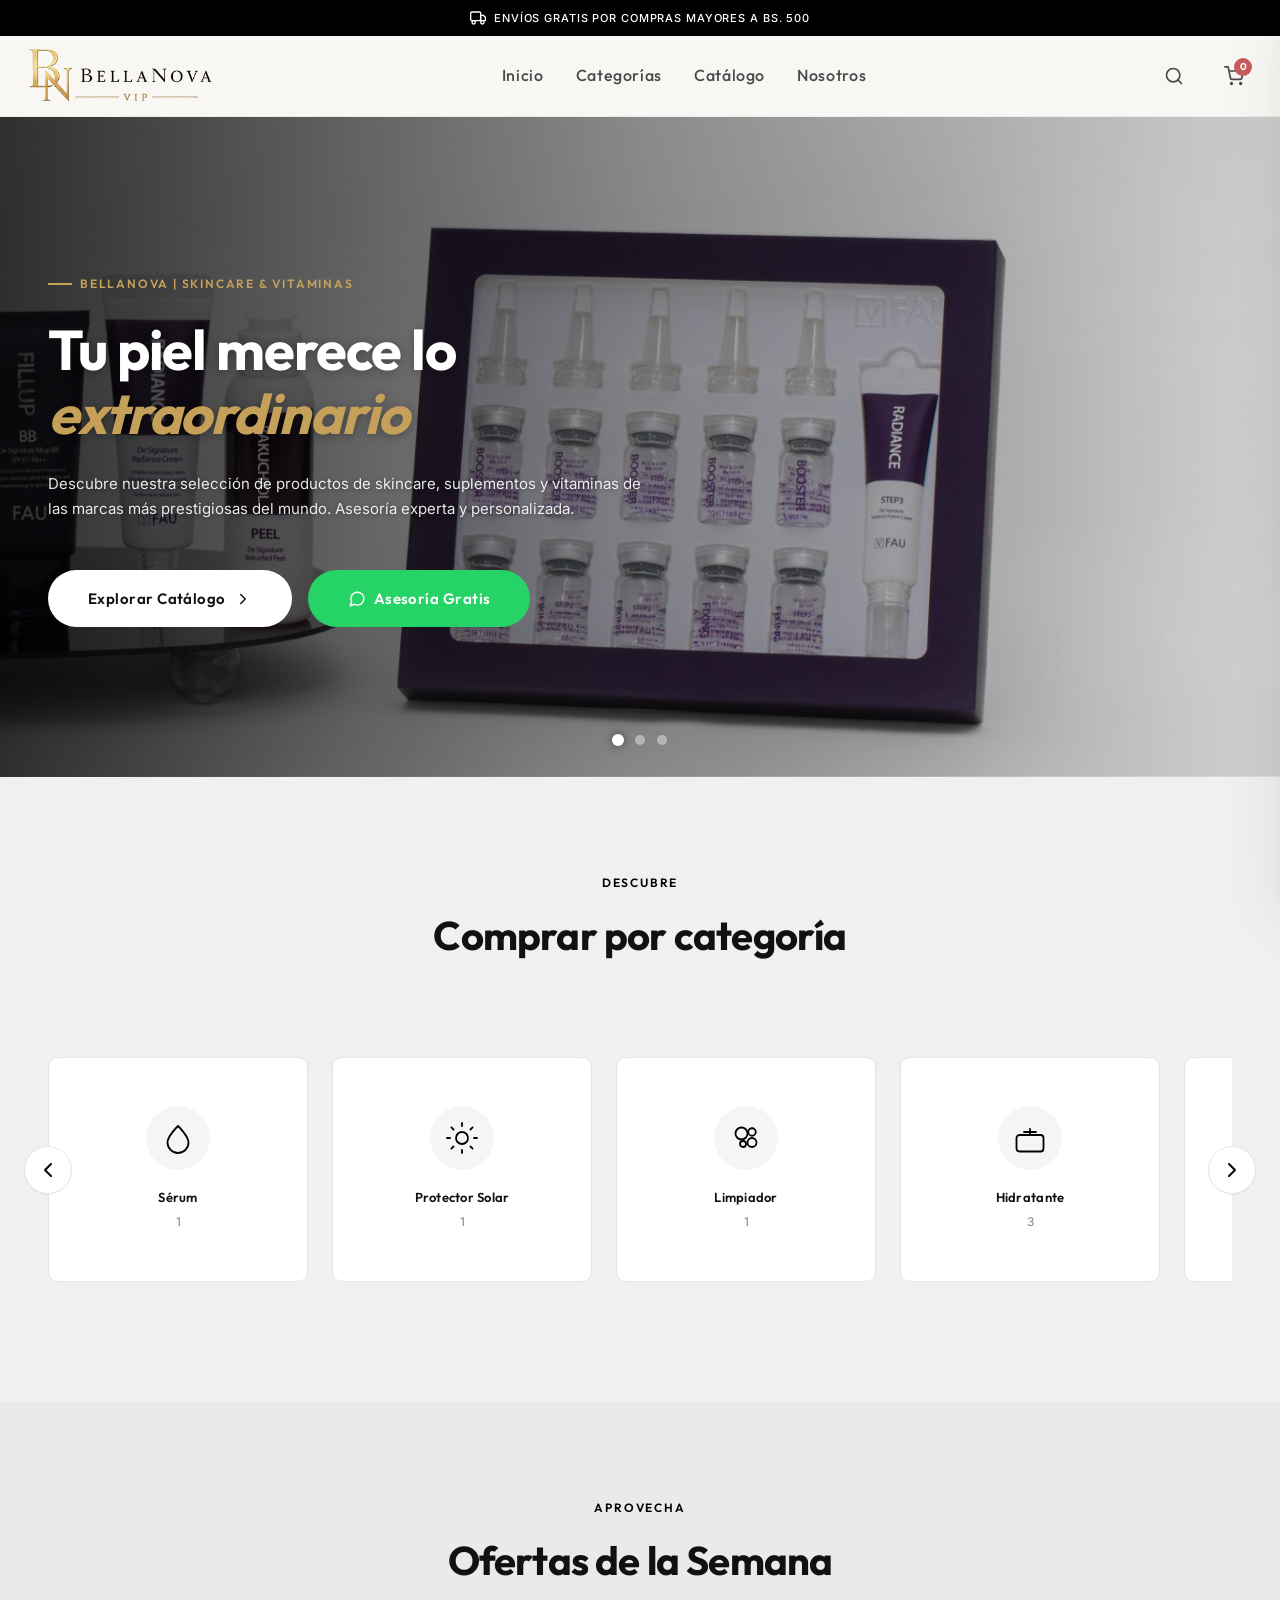
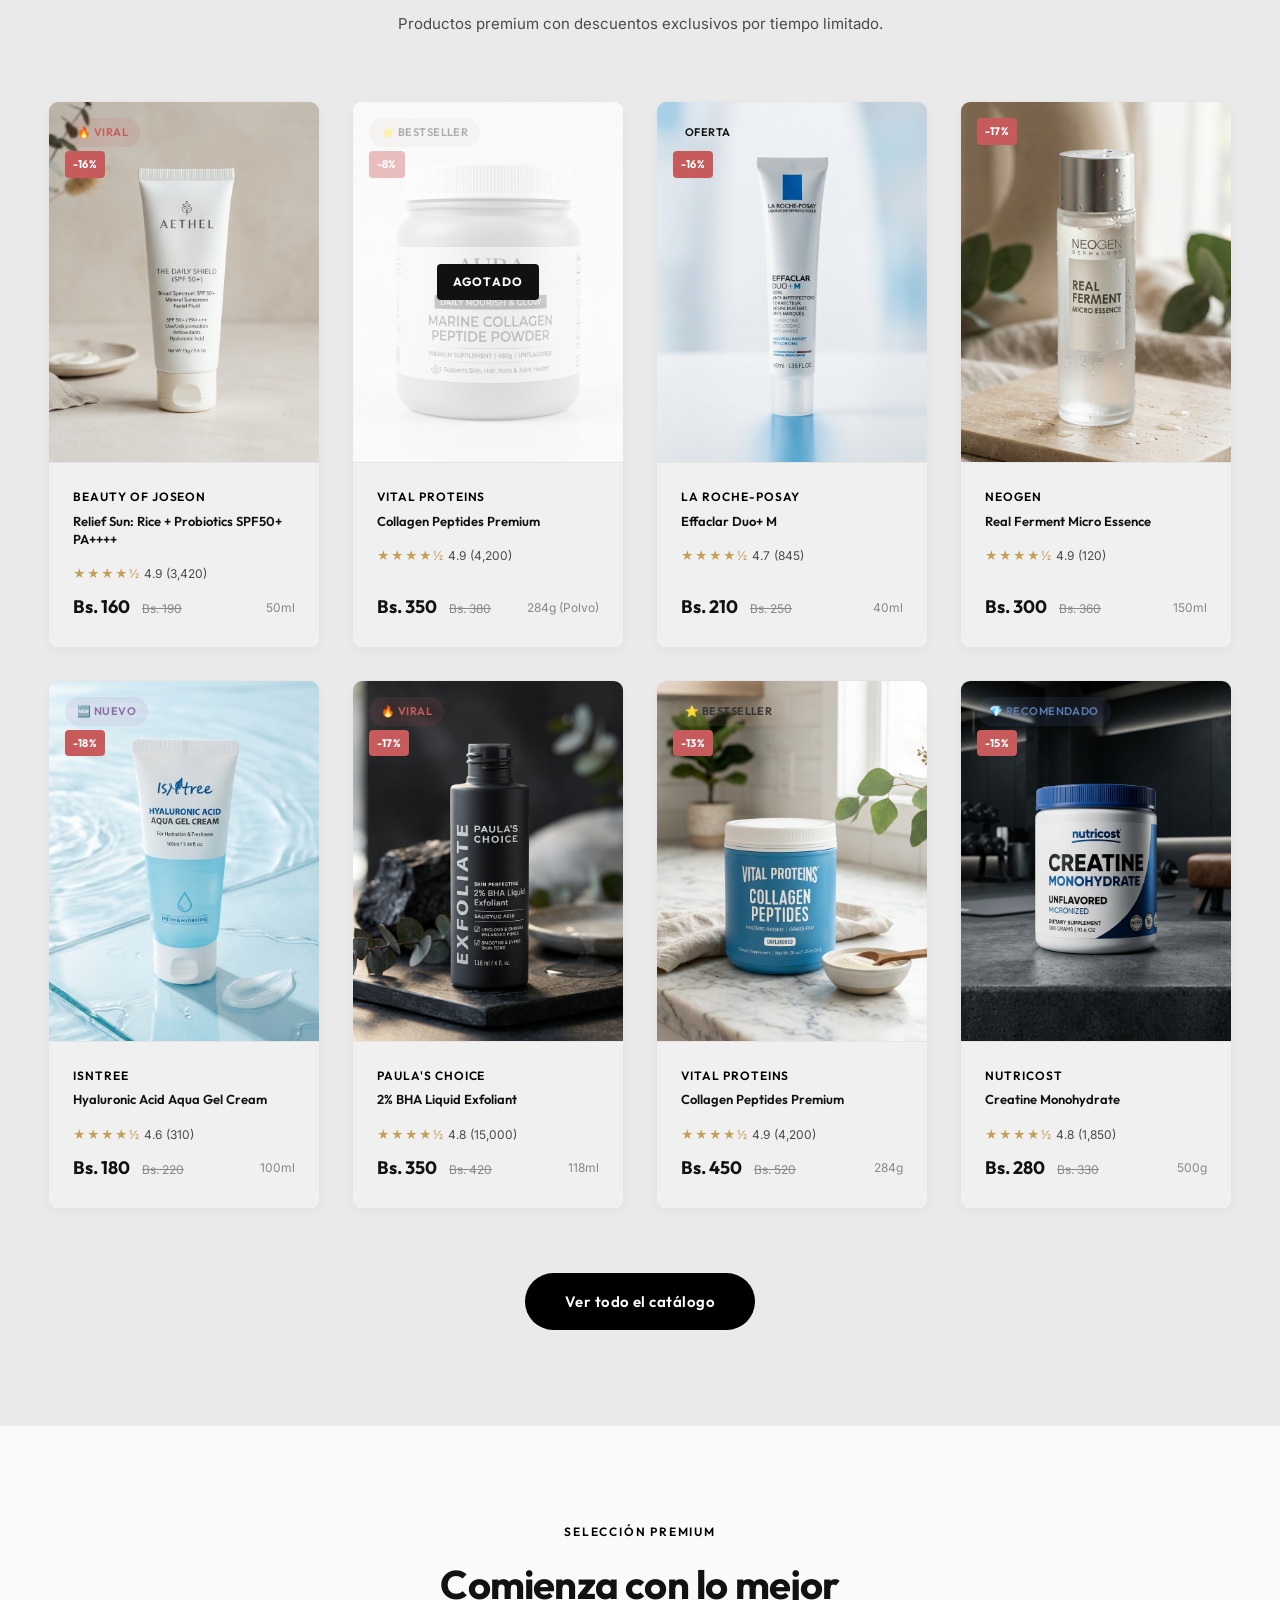
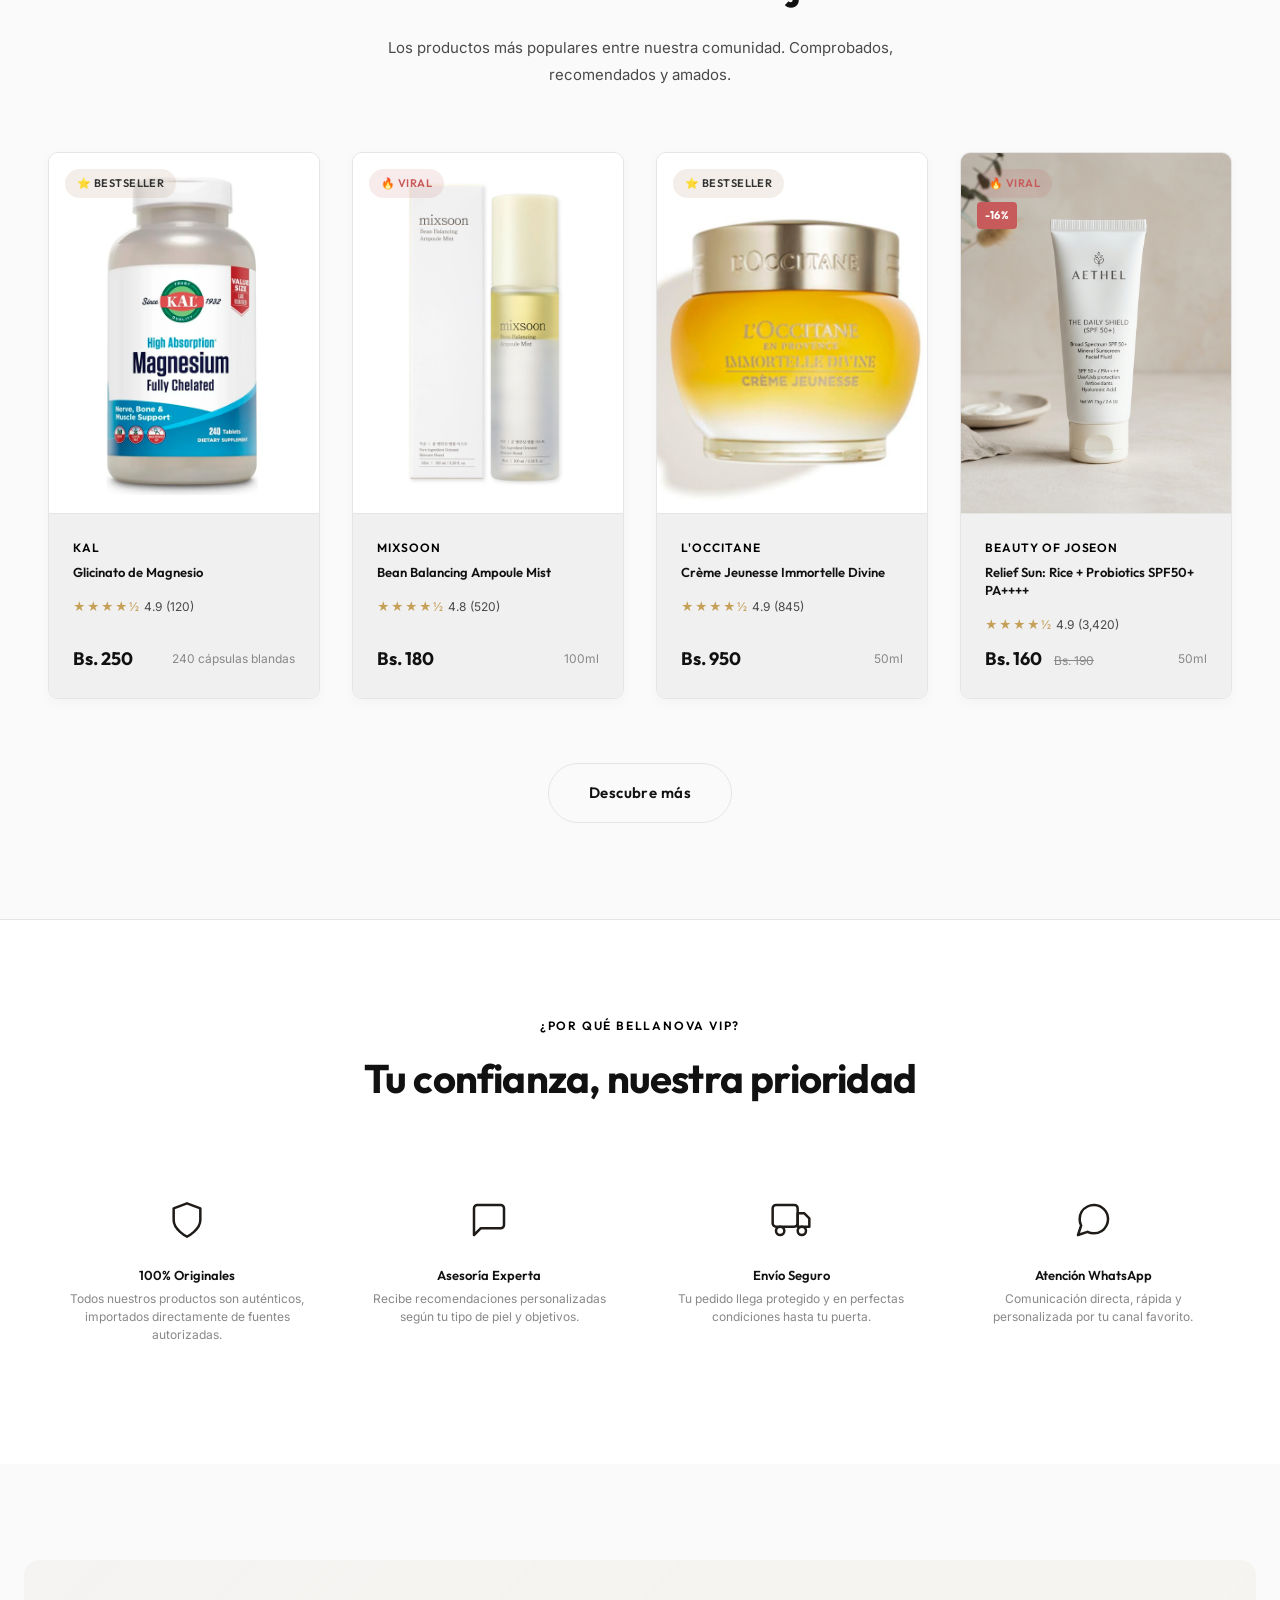
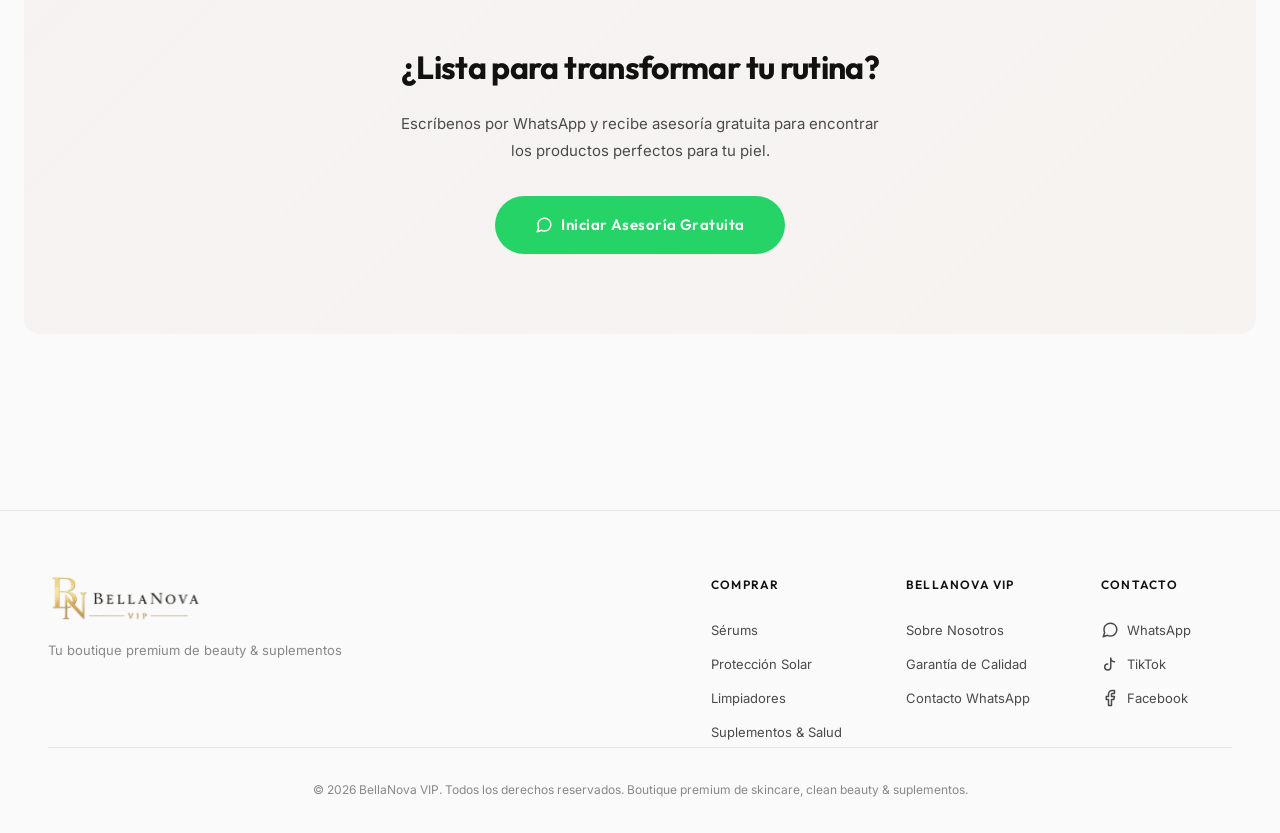
<file: index.html>
<!doctype html>
<html lang="es">

<head>
  <meta charset="UTF-8" />
  <meta name="viewport" content="width=device-width, initial-scale=1.0" />
  <title>
    BellaNova VIP — Boutique Premium de Skincare, Clean Beauty & Suplementos
  </title>
  <meta name="description"
    content="Descubre productos premium de skincare, clean beauty y suplementos. Marcas internacionales como The Ordinary, COSRX, Beauty of Joseon, CeraVe y La Roche-Posay. Asesoría personalizada por WhatsApp." />

  <!-- Open Graph -->
  <meta property="og:title" content="BellaNova VIP — Boutique Premium de Skincare & Suplementos" />
  <meta property="og:description"
    content="Tu destino premium de skincare, clean beauty y suplementos. Marcas internacionales curadas para ti." />
  <meta property="og:type" content="website" />
  <meta property="og:url" content="https://BellaNova VIP.bo" />
  <meta property="og:image" content="assets/img/og-image.jpg" />

  <!-- Twitter Card -->
  <meta name="twitter:card" content="summary_large_image" />
  <meta name="twitter:title" content="BellaNova VIP — Boutique Premium de Skincare & Suplementos" />
  <meta name="twitter:description" content="Descubre productos premium de skincare, clean beauty y suplementos." />

  <!-- Favicon -->
  <link rel="icon" type="image/png" href="assets/img/favicon.png" sizes="32x32" />

  <!-- Preload Data -->
  <link rel="preload" href="data/productos.json" as="fetch" crossorigin="anonymous">

  <!-- Styles -->
  <link rel="stylesheet" href="css/styles.css" />
</head>

<body>
  <a href="#heroSlider" class="skip-link">Saltar al contenido principal</a>
  <!-- ════════ ANNOUNCEMENT BAR ════════ -->
  <div class="announcement-bar" id="announcementBar">
    <div class="announcement-bar__inner">
      <div class="announcement-bar__item">
        <svg width="16" height="16" viewBox="0 0 24 24" fill="none" stroke="currentColor" stroke-width="2"
          stroke-linecap="round" stroke-linejoin="round">
          <rect x="1" y="3" width="15" height="13" rx="2" ry="2" />
          <polygon points="16 8 20 8 23 11 23 16 16 16 16 8" />
          <circle cx="5.5" cy="18.5" r="2.5" />
          <circle cx="18.5" cy="18.5" r="2.5" />
        </svg>
        Envíos gratis por compras mayores a Bs. 500
      </div>
      <div class="announcement-bar__item">
        <svg width="16" height="16" viewBox="0 0 24 24" fill="none" stroke="currentColor" stroke-width="2"
          stroke-linecap="round" stroke-linejoin="round">
          <path
            d="M21 11.5a8.38 8.38 0 0 1-.9 3.8 8.5 8.5 0 0 1-7.6 4.7 8.38 8.38 0 0 1-3.8-.9L3 21l1.9-5.7a8.38 8.38 0 0 1-.9-3.8 8.5 8.5 0 0 1 4.7-7.6 8.38 8.38 0 0 1 3.8-.9h.5a8.48 8.48 0 0 1 8 8v.5z" />
        </svg>
        Asesoría gratuita personalizada por WhatsApp
      </div>
      <div class="announcement-bar__item">
        <svg width="16" height="16" viewBox="0 0 24 24" fill="none" stroke="currentColor" stroke-width="2"
          stroke-linecap="round" stroke-linejoin="round">
          <path d="M12 22s8-4 8-10V5l-8-3-8 3v7c0 6 8 10 8 10z" />
        </svg>
        Productos 100% originales de skincare y suplementos
      </div>
    </div>
  </div>

  <!-- ════════ HEADER ════════ -->

  <header class="header" id="header">
    <div class="header__inner">
      <a href="index.html" class="header__logo" aria-label="BellaNova VIP Home">
        <img src="assets/img/logo-bellanovavip.png" alt=" BellaNova VIP Logo" class="header__logo-img" />
      </a>

      <nav class="header__nav" id="mainNav" aria-label="Navegación principal">
        <a href="index.html">Inicio</a>
        <a href="#categorias">Categorías</a>
        <a href="catalogo.html">Catálogo</a>
        <a href="#confianza">Nosotros</a>
      </nav>

      <div class="header__actions">
        <a href="catalogo.html?focusSearch=true" class="header__search-toggle" aria-label="Buscar productos">
          <svg width="20" height="20" viewBox="0 0 24 24" fill="none" stroke="currentColor" stroke-width="2"
            stroke-linecap="round" stroke-linejoin="round">
            <circle cx="11" cy="11" r="8" />
            <path d="m21 21-4.3-4.3" />
          </svg>
        </a>

        <button class="header__cart-toggle" id="headerCartToggle" aria-label="Abrir carrito">
          <svg width="20" height="20" viewBox="0 0 24 24" fill="none" stroke="currentColor" stroke-width="2" stroke-linecap="round" stroke-linejoin="round">
            <circle cx="9" cy="21" r="1"></circle>
            <circle cx="20" cy="21" r="1"></circle>
            <path d="M1 1h4l2.68 13.39a2 2 0 0 0 2 1.61h9.72a2 2 0 0 0 2-1.61L23 6H6"></path>
          </svg>
          <span class="cart-badge" id="cartBadgeHeader">0</span>
        </button>

      </div>
    </div>
  </header>

  <!-- ════════ HEADER CATEGORIES SLIDER ════════ -->
  <div class="header-categories-slider" id="headerCategoriesSlider">
    <!-- Populated by JS -->
  </div>

  <!-- ════════ HERO SLIDER ════════ -->
  <section class="hero-slider" id="heroSlider">
    <div class="hero-slider__track" id="heroSliderTrack">
      <!-- Slide 1: General Skincare -->
      <div class="hero-slide active">
        <picture class="hero-slide__bg">
          <img src="assets/bg_cremas.jpg" alt="Beauty and Suplementos" fetchpriority="high">
        </picture>
        <div class="hero-slide__overlay"></div>
        <div class="container">
          <div class="hero-slide__content">
            <span class="hero-slide__eyebrow">Bellanova | skincare & vitaminas</span>
            <h1 class="hero-slide__title">
              Tu piel merece lo <em>extraordinario</em>
            </h1>
            <p class="hero-slide__description">
              Descubre nuestra selección de productos de skincare, suplementos y
              vitaminas de las marcas más prestigiosas del mundo. Asesoría
              experta y personalizada.
            </p>
            <div class="hero-slide__cta-group">
              <a href="catalogo.html" class="btn btn--primary btn--lg">
                Explorar Catálogo
                <svg width="18" height="18" viewBox="0 0 24 24" fill="none" stroke="currentColor" stroke-width="2"
                  stroke-linecap="round" stroke-linejoin="round">
                  <path d="m9 18 6-6-6-6" />
                </svg>
              </a>
              <a href="https://wa.me/59178804382?text=Hola%20BellaNova VIP%2C%20me%20gustar%C3%ADa%20recibir%20asesor%C3%ADa%20personalizada."
                target="_blank" rel="noopener" class="btn btn--whatsapp btn--lg">
                <svg width="18" height="18" viewBox="0 0 24 24" fill="none" stroke="currentColor" stroke-width="2"
                  stroke-linecap="round" stroke-linejoin="round">
                  <path
                    d="M21 11.5a8.38 8.38 0 0 1-.9 3.8 8.5 8.5 0 0 1-7.6 4.7 8.38 8.38 0 0 1-3.8-.9L3 21l1.9-5.7a8.38 8.38 0 0 1-.9-3.8 8.5 8.5 0 0 1 4.7-7.6 8.38 8.38 0 0 1 3.8-.9h.5a8.48 8.48 0 0 1 8 8v.5z" />
                </svg>
                Asesoría Gratis
              </a>
            </div>
          </div>
        </div>
      </div>

      <!-- Slide 2: Korean Skincare -->
      <div class="hero-slide">
        <picture class="hero-slide__bg">
          <img src="assets/bg_incell2.webp" alt="Skincare Coreano" loading="lazy">
        </picture>
        <div class="hero-slide__overlay"></div>
        <div class="container">
          <div class="hero-slide__content">
            <span class="hero-slide__eyebrow">Skincare Coreano Premium</span>
            <h1 class="hero-slide__title">
              El secreto de la <em>piel de porcelana</em>
            </h1>
            <p class="hero-slide__description">
              Fórmulas innovadoras y limpias de las marcas coreanas más
              virales del mundo: COSRX, Beauty of Joseon, Anua y Round Lab.
              Hidratación profunda y luminosidad natural.
            </p>
            <div class="hero-slide__cta-group">
              <a href="catalogo.html?brand=Mixsoon,Beauty%20of%20Joseon" class="btn btn--primary btn--lg">
                Ver Marcas Coreanas
                <svg width="18" height="18" viewBox="0 0 24 24" fill="none" stroke="currentColor" stroke-width="2"
                  stroke-linecap="round" stroke-linejoin="round">
                  <path d="m9 18 6-6-6-6" />
                </svg>
              </a>
              <a href="https://wa.me/59178804382?text=Hola%20BellaNova VIP%2C%20me%20gustar%C3%ADa%20recibir%20asesor%C3%ADa%20sobre%20rutinas%20de%20skincare%20coreano."
                target="_blank" rel="noopener" class="btn btn--whatsapp btn--lg">
                <svg width="18" height="18" viewBox="0 0 24 24" fill="none" stroke="currentColor" stroke-width="2"
                  stroke-linecap="round" stroke-linejoin="round">
                  <path
                    d="M21 11.5a8.38 8.38 0 0 1-.9 3.8 8.5 8.5 0 0 1-7.6 4.7 8.38 8.38 0 0 1-3.8-.9L3 21l1.9-5.7a8.38 8.38 0 0 1-.9-3.8 8.5 8.5 0 0 1 4.7-7.6 8.38 8.38 0 0 1 3.8-.9h.5a8.48 8.48 0 0 1 8 8v.5z" />
                </svg>
                Asesoría Rutina
              </a>
            </div>
          </div>
        </div>
      </div>

      <!-- Slide 3: Suplementos & Vitaminas -->
      <div class="hero-slide">
        <picture class="hero-slide__bg">
          <img src="assets/bg_vitaminas.webp" alt="Nutrición y Suplementos" loading="lazy">
        </picture>
        <div class="hero-slide__overlay"></div>
        <div class="container">
          <div class="hero-slide__content">
            <span class="hero-slide__eyebrow">Suplementos & vitaminas premium</span>
            <h1 class="hero-slide__title">
              Bienestar que se <em>siente y se nota</em>
            </h1>
            <p class="hero-slide__description">
              Eleva tu energía y cuida tu salud con nuestra línea de
              suplementos premium, colágeno y vitaminas esenciales. Nutrición
              inteligente y bienestar diario.
            </p>
            <div class="hero-slide__cta-group">
              <a href="catalogo.html?cat=Suplementos" class="btn btn--primary btn--lg">
                Explorar Suplementos
                <svg width="18" height="18" viewBox="0 0 24 24" fill="none" stroke="currentColor" stroke-width="2"
                  stroke-linecap="round" stroke-linejoin="round">
                  <path d="m9 18 6-6-6-6" />
                </svg>
              </a>
              <a href="https://wa.me/59178804382?text=Hola%20BellaNova VIP%2C%20me%20gustar%C3%ADa%20recibir%20asesor%C3%ADa%20sobre%20suplementos%20y%20vitaminas."
                target="_blank" rel="noopener" class="btn btn--whatsapp btn--lg">
                <svg width="18" height="18" viewBox="0 0 24 24" fill="none" stroke="currentColor" stroke-width="2"
                  stroke-linecap="round" stroke-linejoin="round">
                  <path
                    d="M21 11.5a8.38 8.38 0 0 1-.9 3.8 8.5 8.5 0 0 1-7.6 4.7 8.38 8.38 0 0 1-3.8-.9L3 21l1.9-5.7a8.38 8.38 0 0 1-.9-3.8 8.5 8.5 0 0 1 4.7-7.6 8.38 8.38 0 0 1 3.8-.9h.5a8.48 8.48 0 0 1 8 8v.5z" />
                </svg>
                Asesoría Suplementos
              </a>
            </div>
          </div>
        </div>
      </div>
    </div>

    <!-- Dots -->
    <div class="hero-slider__dots" id="heroSliderDots">
      <button class="hero-slider__dot active" data-slide="0" aria-label="Ir a diapositiva 1"></button>
      <button class="hero-slider__dot" data-slide="1" aria-label="Ir a diapositiva 2"></button>
      <button class="hero-slider__dot" data-slide="2" aria-label="Ir a diapositiva 3"></button>
    </div>
  </section>

  <!-- ════════ SHOP BY CATEGORY ════════ -->
  <section class="section section--alt" id="categorias">
    <div class="container">
      <div class="section__header reveal">
        <p class="section__eyebrow">Descubre</p>
        <h2 class="section__title">Comprar por categoría</h2>
      </div>
      <div class="categories-slider-wrapper reveal">
        <button class="slider-arrow slider-arrow--prev" id="catSliderPrev" aria-label="Anterior">
          <svg viewBox="0 0 24 24" fill="none" stroke="currentColor" stroke-width="2" stroke-linecap="round"
            stroke-linejoin="round" width="24" height="24">
            <polyline points="15 18 9 12 15 6"></polyline>
          </svg>
        </button>
        <div class="categories-grid" id="categoriesGrid">
          <!-- Generado dinámicamente -->
        </div>
        <button class="slider-arrow slider-arrow--next" id="catSliderNext" aria-label="Siguiente">
          <svg viewBox="0 0 24 24" fill="none" stroke="currentColor" stroke-width="2" stroke-linecap="round"
            stroke-linejoin="round" width="24" height="24">
            <polyline points="9 18 15 12 9 6"></polyline>
          </svg>
        </button>
      </div>
    </div>
  </section>

  <!-- ════════ OFERTAS DE LA SEMANA ════════ -->
  <section class="section section--accent" id="ofertas">
    <div class="container">
      <div class="section__header reveal">
        <p class="section__eyebrow">Aprovecha</p>
        <h2 class="section__title">Ofertas de la Semana</h2>
        <p class="section__subtitle">
          Productos premium con descuentos exclusivos por tiempo limitado.
        </p>
      </div>
      <div class="products-grid" id="ofertasGrid">
        <!-- Rendered by JS -->
      </div>
      <div style="text-align: center; margin-top: var(--space-3xl)" class="reveal">
        <a href="catalogo.html" class="btn btn--primary btn--lg">Ver todo el catálogo</a>
      </div>
    </div>
  </section>

  <!-- ════════ FEATURED PRODUCTS ════════ -->
  <section class="section" id="destacados">
    <div class="container">
      <div class="section__header reveal">
        <p class="section__eyebrow">Selección premium</p>
        <h2 class="section__title">Comienza con lo mejor</h2>
        <p class="section__subtitle">
          Los productos más populares entre nuestra comunidad. Comprobados,
          recomendados y amados.
        </p>
      </div>
      <div class="products-grid" id="featuredGrid">
        <!-- Rendered by JS -->
      </div>
      <div style="text-align: center; margin-top: var(--space-3xl)" class="reveal">
        <a href="catalogo.html" class="btn btn--outline btn--lg">Descubre más</a>
      </div>
    </div>
  </section>
  <!-- ════════ TRUST LAYER ════════ -->
  <section class="section section--accent trust" id="confianza">
    <div class="container">
      <div class="section__header reveal">
        <p class="section__eyebrow">¿Por qué BellaNova VIP?</p>
        <h2 class="section__title">Tu confianza, nuestra prioridad</h2>
      </div>
      <div class="trust-grid reveal">
        <div class="trust-item">
          <svg class="trust-item__icon" width="40" height="40" viewBox="0 0 24 24" fill="none" stroke="currentColor"
            stroke-width="1.5" stroke-linecap="round" stroke-linejoin="round" aria-hidden="true">
            <path d="M12 22s8-4 8-10V5l-8-3-8 3v7c0 6 8 10 8 10z" />
          </svg>
          <h3 class="trust-item__title">100% Originales</h3>
          <p class="trust-item__text">
            Todos nuestros productos son auténticos, importados directamente
            de fuentes autorizadas.
          </p>
        </div>
        <div class="trust-item">
          <svg class="trust-item__icon" width="40" height="40" viewBox="0 0 24 24" fill="none" stroke="currentColor"
            stroke-width="1.5" stroke-linecap="round" stroke-linejoin="round" aria-hidden="true">
            <path d="M21 15a2 2 0 0 1-2 2H7l-4 4V5a2 2 0 0 1 2-2h14a2 2 0 0 1 2 2z" />
          </svg>
          <h3 class="trust-item__title">Asesoría Experta</h3>
          <p class="trust-item__text">
            Recibe recomendaciones personalizadas según tu tipo de piel y
            objetivos.
          </p>
        </div>
        <div class="trust-item">
          <svg class="trust-item__icon" width="40" height="40" viewBox="0 0 24 24" fill="none" stroke="currentColor"
            stroke-width="1.5" stroke-linecap="round" stroke-linejoin="round" aria-hidden="true">
            <rect x="1" y="3" width="15" height="13" rx="2" ry="2" />
            <polygon points="16 8 20 8 23 11 23 16 16 16 16 8" />
            <circle cx="5.5" cy="18.5" r="2.5" />
            <circle cx="18.5" cy="18.5" r="2.5" />
          </svg>
          <h3 class="trust-item__title">Envío Seguro</h3>
          <p class="trust-item__text">
            Tu pedido llega protegido y en perfectas condiciones hasta tu
            puerta.
          </p>
        </div>
        <div class="trust-item">
          <svg class="trust-item__icon" width="40" height="40" viewBox="0 0 24 24" fill="none" stroke="currentColor"
            stroke-width="1.5" stroke-linecap="round" stroke-linejoin="round" aria-hidden="true">
            <path
              d="M21 11.5a8.38 8.38 0 0 1-.9 3.8 8.5 8.5 0 0 1-7.6 4.7 8.38 8.38 0 0 1-3.8-.9L3 21l1.9-5.7a8.38 8.38 0 0 1-.9-3.8 8.5 8.5 0 0 1 4.7-7.6 8.38 8.38 0 0 1 3.8-.9h.5a8.48 8.48 0 0 1 8 8v.5z" />
          </svg>
          <h3 class="trust-item__title">Atención WhatsApp</h3>
          <p class="trust-item__text">
            Comunicación directa, rápida y personalizada por tu canal
            favorito.
          </p>
        </div>
      </div>
    </div>
  </section>

  <!-- ════════ CTA BANNER ════════ -->
  <section class="section">
    <div class="cta-banner reveal">
      <h2 class="cta-banner__title">¿Lista para transformar tu rutina?</h2>
      <p class="cta-banner__text">
        Escríbenos por WhatsApp y recibe asesoría gratuita para encontrar los
        productos perfectos para tu piel.
      </p>
      <a href="https://wa.me/59178804382?text=Hola%20BellaNova VIP%2C%20me%20gustar%C3%ADa%20recibir%20asesor%C3%ADa%20personalizada%20para%20mi%20rutina%20de%20skincare."
        target="_blank" rel="noopener" class="btn btn--whatsapp btn--lg">
        <svg width="18" height="18" viewBox="0 0 24 24" fill="none" stroke="currentColor" stroke-width="2"
          stroke-linecap="round" stroke-linejoin="round">
          <path
            d="M21 11.5a8.38 8.38 0 0 1-.9 3.8 8.5 8.5 0 0 1-7.6 4.7 8.38 8.38 0 0 1-3.8-.9L3 21l1.9-5.7a8.38 8.38 0 0 1-.9-3.8 8.5 8.5 0 0 1 4.7-7.6 8.38 8.38 0 0 1 3.8-.9h.5a8.48 8.48 0 0 1 8 8v.5z" />
        </svg>
        Iniciar Asesoría Gratuita
      </a>
    </div>
  </section>

  <!-- ════════ FOOTER ════════ -->
  <footer class="footer" id="footer">
    <div class="container">
      <div class="footer__inner">
        <div class="footer__brand">
          <a href="index.html" aria-label="BellaNova VIP Home"><img src="assets/img/logo-bellanovavip.png"
              alt="BellaNova VIP Logo" class="footer__logo-img" /></a>
          <p class="footer__tagline">
            Tu boutique premium de beauty & suplementos
          </p>
        </div>
        <div class="footer__links">
          <div class="footer__col">
            <h4 class="footer__col-title">Comprar</h4>
            <a href="catalogo.html?cat=Sérum">Sérums</a>
            <a href="catalogo.html?cat=Protector%20Solar">Protección Solar</a>
            <a href="catalogo.html?cat=Limpiador">Limpiadores</a>
            <a href="catalogo.html?cat=Colágeno,Vitaminas,Suplemento">Suplementos & Salud</a>
          </div>
          <div class="footer__col">
            <h4 class="footer__col-title">BellaNova VIP</h4>
            <a href="#confianza">Sobre Nosotros</a>
            <a href="#confianza">Garantía de Calidad</a>
            <a href="https://wa.me/59178804382" target="_blank" rel="noopener">Contacto WhatsApp</a>
          </div>
          <div class="footer__col">
            <h4 class="footer__col-title">Contacto</h4>
            <a href="https://wa.me/59178804382" target="_blank" rel="noopener">
              <svg width="18" height="18" viewBox="0 0 24 24" fill="none" stroke="currentColor" stroke-width="2"
                stroke-linecap="round" stroke-linejoin="round">
                <path
                  d="M21 11.5a8.38 8.38 0 0 1-.9 3.8 8.5 8.5 0 0 1-7.6 4.7 8.38 8.38 0 0 1-3.8-.9L3 21l1.9-5.7a8.38 8.38 0 0 1-.9-3.8 8.5 8.5 0 0 1 4.7-7.6 8.38 8.38 0 0 1 3.8-.9h.5a8.48 8.48 0 0 1 8 8v.5z" />
              </svg>
              WhatsApp
            </a>
            <a href="https://www.tiktok.com/@bellanovavip" target="_blank" rel="noopener">
              <svg width="18" height="18" viewBox="0 0 24 24" fill="none" stroke="currentColor" stroke-width="2"
                stroke-linecap="round" stroke-linejoin="round">
                <path d="M9 12a4 4 0 1 0 4 4V4a5 5 0 0 0 5 5" />
              </svg>
              TikTok
            </a>
            <a href="https://www.facebook.com/share/1EQSenFss1/" target="_blank" rel="noopener">
              <svg width="18" height="18" viewBox="0 0 24 24" fill="none" stroke="currentColor" stroke-width="2"
                stroke-linecap="round" stroke-linejoin="round">
                <path d="M18 2h-3a5 5 0 0 0-5 5v3H7v4h3v8h4v-8h3l1-4h-4V7a1 1 0 0 1 1-1h3z" />
              </svg>
              Facebook
            </a>
          </div>
        </div>
      </div>
      <div class="footer__bottom">
        <p class="footer__copy">
          © 2026 BellaNova VIP. Todos los derechos reservados. Boutique premium de
          skincare, clean beauty & suplementos.
        </p>
      </div>
    </div>
  </footer>

  <!-- ════════ BOTTOM NAVIGATION (MOBILE) ════════ -->
  <div class="bottom-nav" id="bottomNav">
    <a href="index.html" class="bottom-nav__item" id="bottomNavHome">
      <svg width="20" height="20" viewBox="0 0 24 24" fill="none" stroke="currentColor" stroke-width="2"
        stroke-linecap="round" stroke-linejoin="round">
        <path d="m3 9 9-7 9 7v11a2 2 0 0 1-2 2H5a2 2 0 0 1-2-2z"></path>
        <polyline points="9 22 9 12 15 12 15 22"></polyline>
      </svg>
      <span>Inicio</span>
    </a>
    <a href="catalogo.html" class="bottom-nav__item" id="bottomNavCatalog" aria-label="Catálogo">
      <svg width="20" height="20" viewBox="0 0 24 24" fill="none" stroke="currentColor" stroke-width="2" stroke-linecap="round" stroke-linejoin="round">
        <rect x="3" y="3" width="7" height="7"></rect>
        <rect x="14" y="3" width="7" height="7"></rect>
        <rect x="14" y="14" width="7" height="7"></rect>
        <rect x="3" y="14" width="7" height="7"></rect>
      </svg>
      <span>Catálogo</span>
    </a>
    <button class="bottom-nav__item" id="bottomNavSearch" aria-label="Buscar">
      <svg width="20" height="20" viewBox="0 0 24 24" fill="none" stroke="currentColor" stroke-width="2" stroke-linecap="round" stroke-linejoin="round">
        <circle cx="11" cy="11" r="8"></circle>
        <line x1="21" y1="21" x2="16.65" y2="16.65"></line>
      </svg>
      <span>Buscar</span>
    </button>

    <a href="https://wa.me/59178804382" target="_blank" rel="noopener" class="bottom-nav__item" id="bottomNavWhatsApp">
      <svg viewBox="0 0 24 24" fill="none" stroke="currentColor" stroke-width="2" stroke-linecap="round"
        stroke-linejoin="round" width="20" height="20">
        <path
          d="M21 11.5a8.38 8.38 0 0 1-.9 3.8 8.5 8.5 0 0 1-7.6 4.7 8.38 8.38 0 0 1-3.8-.9L3 21l1.9-5.7a8.38 8.38 0 0 1-.9-3.8 8.5 8.5 0 0 1 4.7-7.6 8.38 8.38 0 0 1 3.8-.9h.5a8.48 8.48 0 0 1 8 8v.5z" />
      </svg>
      <span>WhatsApp</span>
    </a>
  </div>

  <!-- ════════ CART DRAWER ════════ -->
  <div class="cart-overlay" id="cartOverlay"></div>
  <aside class="cart-drawer" id="cartDrawer" aria-hidden="true">
    <div class="cart-drawer__header">
      <h2 class="cart-drawer__title">Tu Carrito</h2>
      <button class="cart-drawer__close" id="cartCloseBtn" aria-label="Cerrar carrito">
        <svg width="24" height="24" viewBox="0 0 24 24" fill="none" stroke="currentColor" stroke-width="2" stroke-linecap="round" stroke-linejoin="round">
          <line x1="18" y1="6" x2="6" y2="18"></line>
          <line x1="6" y1="6" x2="18" y2="18"></line>
        </svg>
      </button>
    </div>
    <div class="cart-drawer__body" id="cartItemsContainer">
      <!-- Items will be populated via JS -->
    </div>
    <div class="cart-drawer__footer">
      <div class="cart-drawer__total-row">
        <span>Total a pagar</span>
        <strong id="cartTotalPrice">Bs. 0</strong>
      </div>
      <button class="btn btn--whatsapp btn--lg" id="checkoutBtn" style="width: 100%;">
        <svg width="20" height="20" viewBox="0 0 24 24" fill="none" stroke="currentColor" stroke-width="2" stroke-linecap="round" stroke-linejoin="round">
          <path d="M21 11.5a8.38 8.38 0 0 1-.9 3.8 8.5 8.5 0 0 1-7.6 4.7 8.38 8.38 0 0 1-3.8-.9L3 21l1.9-5.7a8.38 8.38 0 0 1-.9-3.8 8.5 8.5 0 0 1 4.7-7.6 8.38 8.38 0 0 1 3.8-.9h.5a8.48 8.48 0 0 1 8 8v.5z"/>
        </svg>
        Enviar pedido por WhatsApp
      </button>
    </div>
  </aside>

  <script type="module" src="js/main.js"></script>
</body>

</html>
</file>
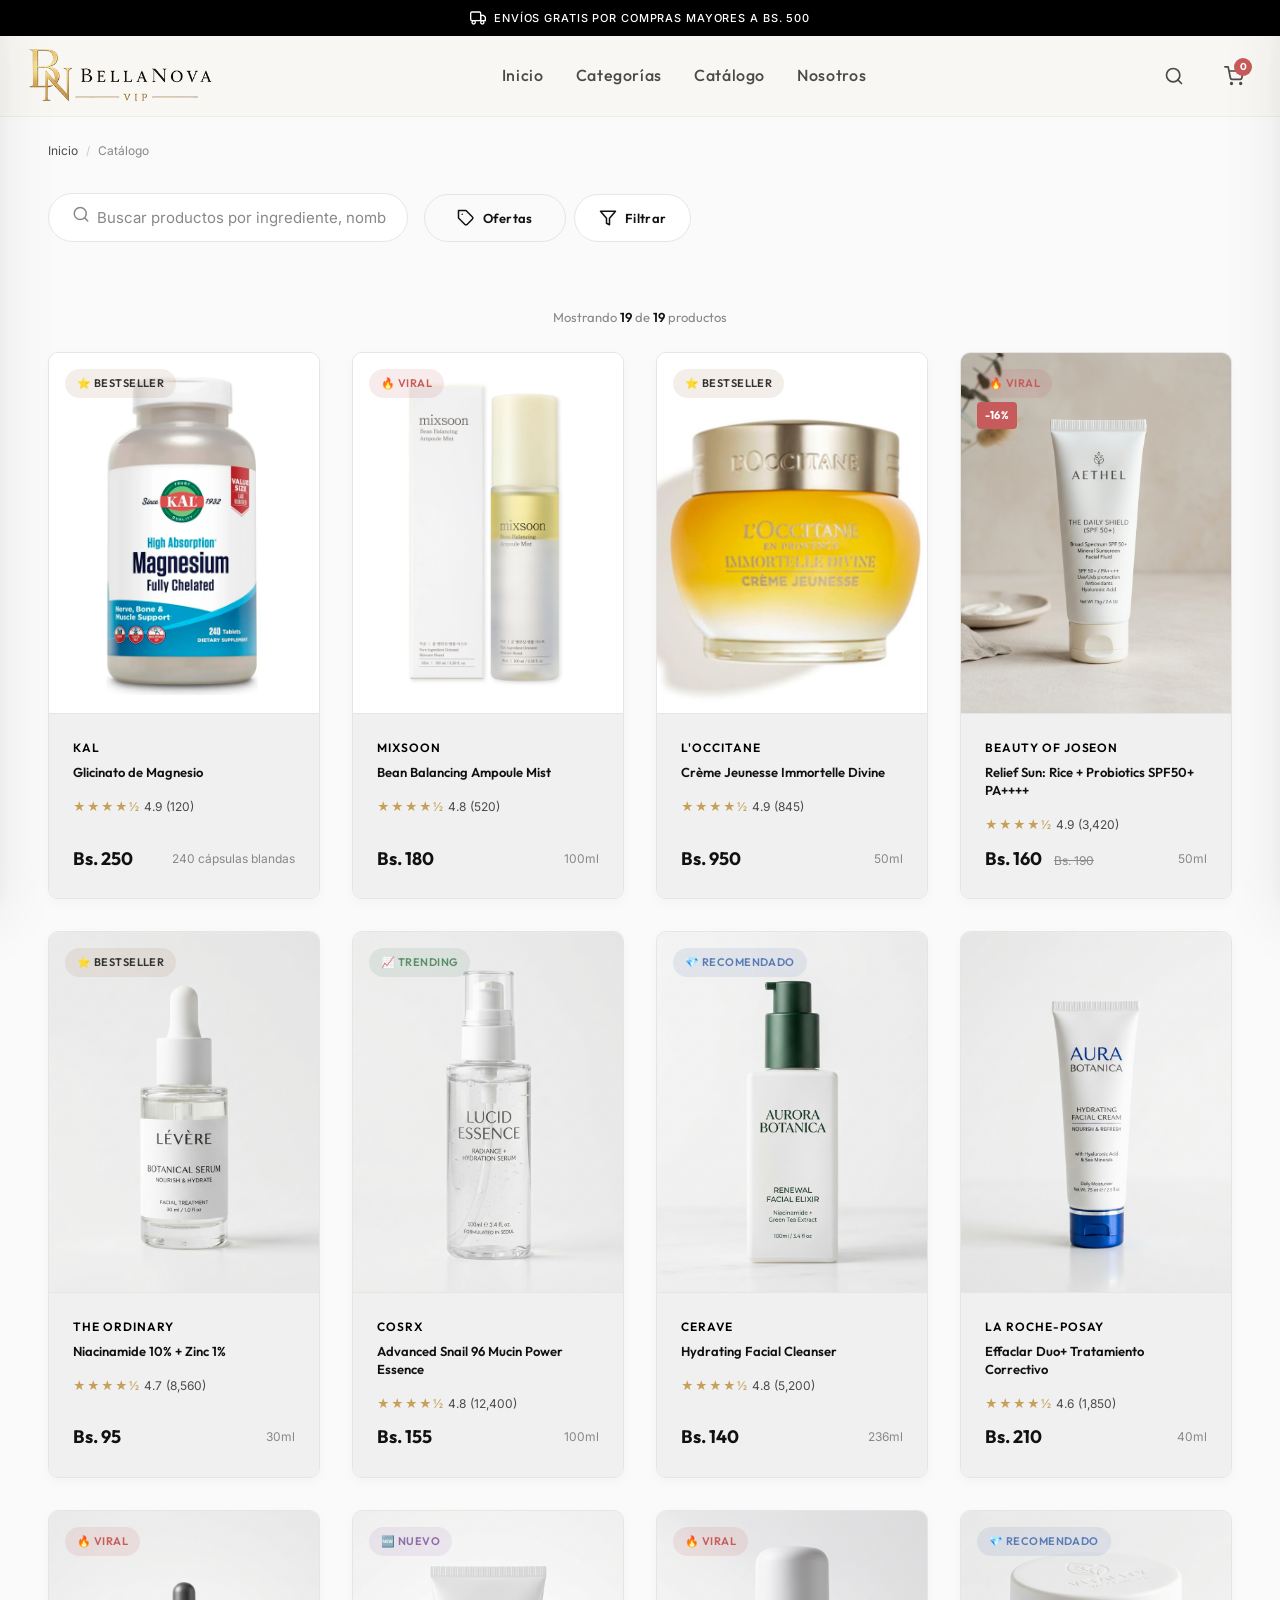
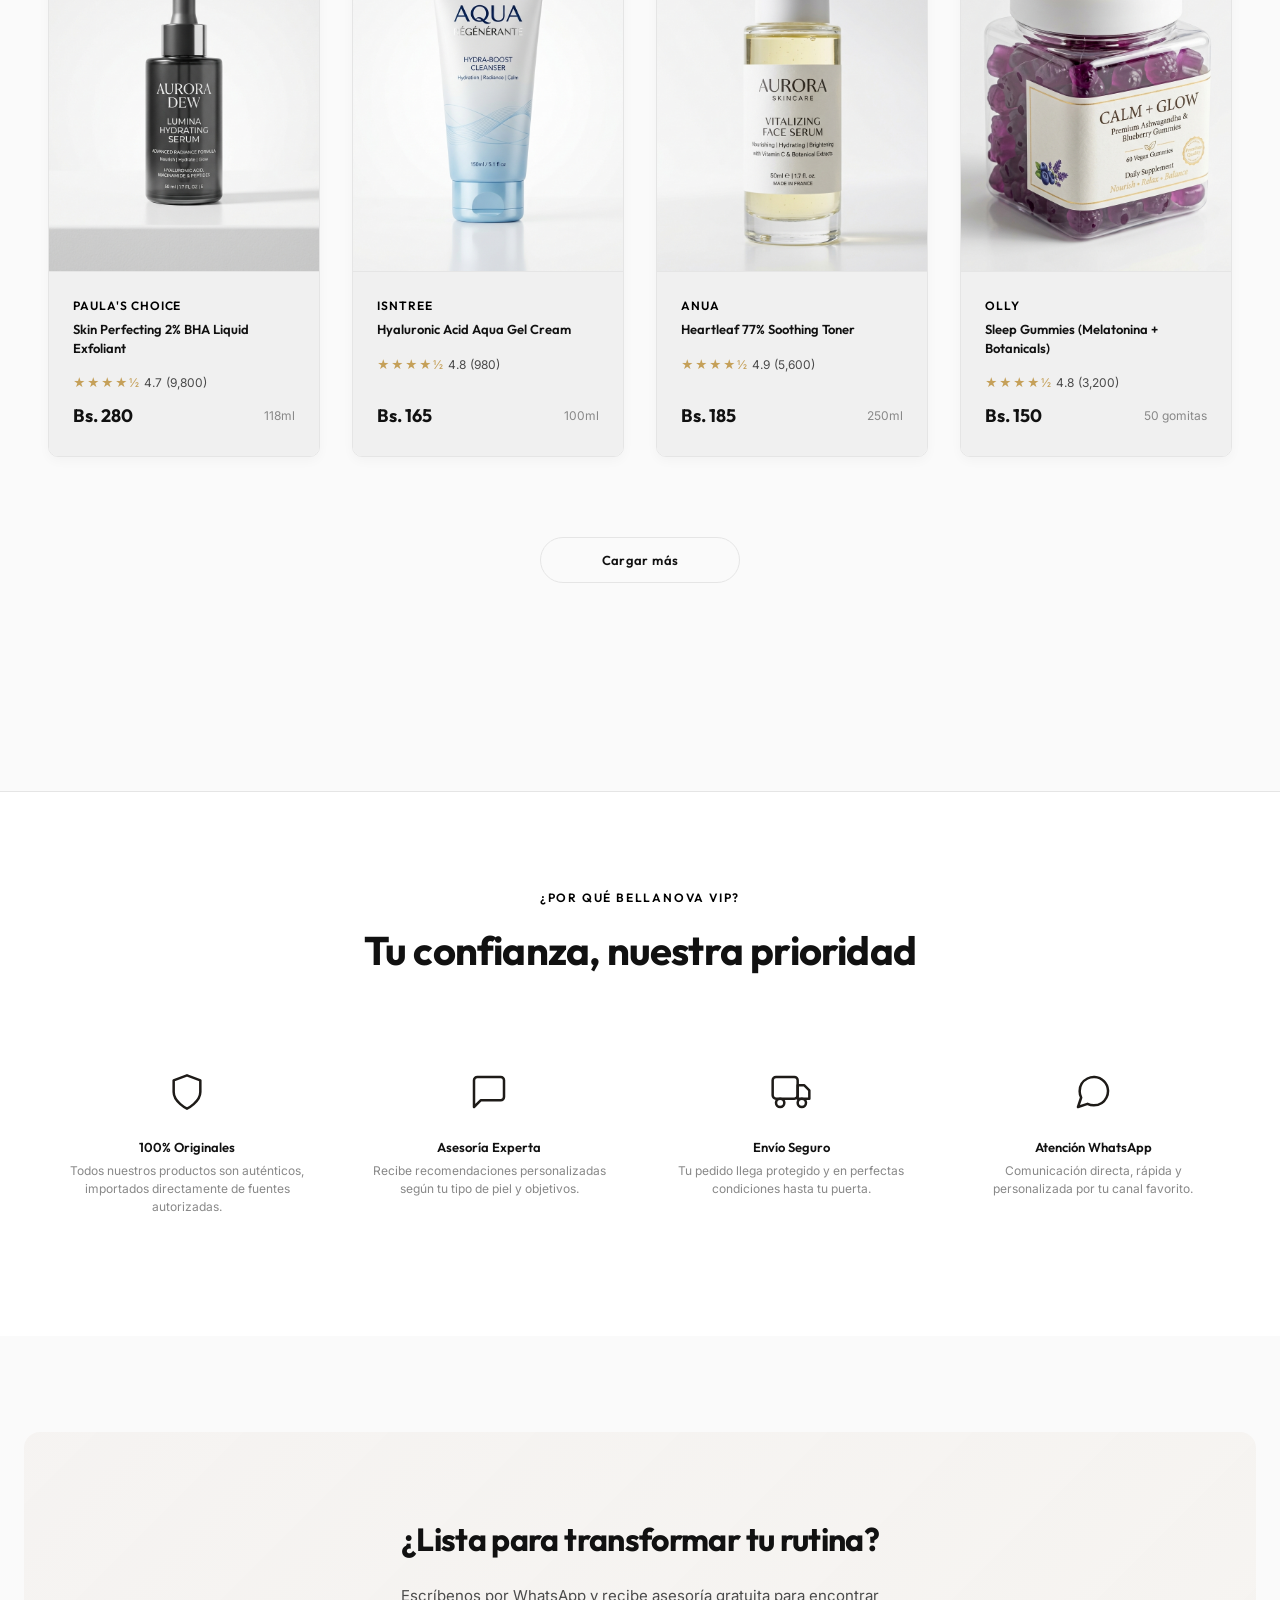
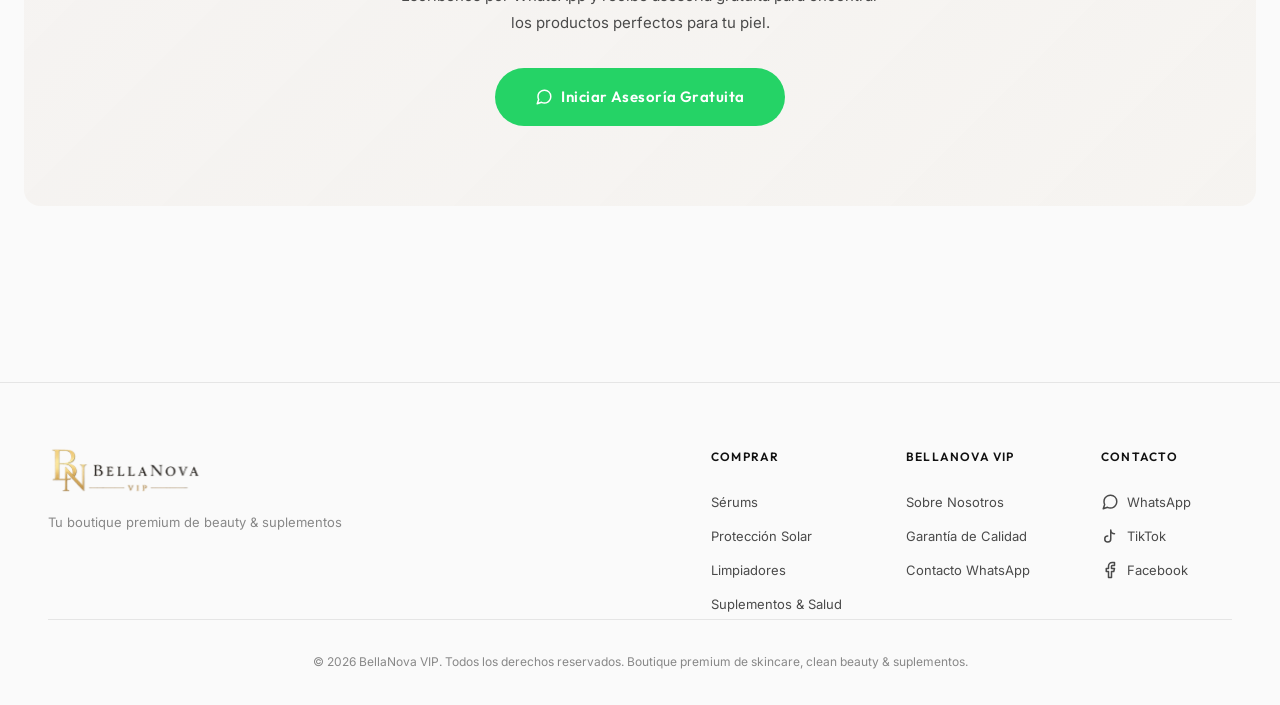
<file: catalogo.html>
<!DOCTYPE html>
<html lang="es">

<head>
  <meta charset="UTF-8">
  <meta name="viewport" content="width=device-width, initial-scale=1.0">
  <title>Catálogo — BellaNova VIP</title>
  <meta name="description"
    content="Descubre productos premium de skincare, clean beauty y suplementos. Marcas internacionales como The Ordinary, COSRX, Beauty of Joseon, CeraVe y La Roche-Posay. Asesoría personalizada por WhatsApp.">

  <!-- Open Graph -->
  <meta property="og:title" content="BellaNova VIP — Boutique Premium de Skincare & Suplementos">
  <meta property="og:description"
    content="Tu destino premium de skincare, clean beauty y suplementos. Marcas internacionales curadas para ti.">
  <meta property="og:type" content="website">
  <meta property="og:url" content="https://BellaNova VIP.bo">
  <meta property="og:image" content="assets/img/hero.png">

  <!-- Twitter Card -->
  <meta name="twitter:card" content="summary_large_image">
  <meta name="twitter:title" content="BellaNova VIP — Boutique Premium de Skincare & Suplementos">
  <meta name="twitter:description" content="Descubre productos premium de skincare, clean beauty y suplementos.">

  <!-- Favicon -->
  <link rel="icon" type="image/png" href="assets/img/favicon-32x32.png" sizes="32x32" />

  <!-- Preload Data -->
  <link rel="preload" href="data/productos.json" as="fetch" crossorigin="anonymous">

  <!-- Styles -->
  <link rel="stylesheet" href="css/styles.css">
</head>

<body>
  <a href="#catalogo" class="skip-link">Saltar al contenido principal</a>

  <!-- ════════ ANNOUNCEMENT BAR ════════ -->
  <div class="announcement-bar" id="announcementBar">
    <div class="announcement-bar__inner">
      <div class="announcement-bar__item">
        <svg width="16" height="16" viewBox="0 0 24 24" fill="none" stroke="currentColor" stroke-width="2"
          stroke-linecap="round" stroke-linejoin="round">
          <rect x="1" y="3" width="15" height="13" rx="2" ry="2" />
          <polygon points="16 8 20 8 23 11 23 16 16 16 16 8" />
          <circle cx="5.5" cy="18.5" r="2.5" />
          <circle cx="18.5" cy="18.5" r="2.5" />
        </svg>
        Envíos gratis por compras mayores a Bs. 500
      </div>
      <div class="announcement-bar__item">
        <svg width="16" height="16" viewBox="0 0 24 24" fill="none" stroke="currentColor" stroke-width="2"
          stroke-linecap="round" stroke-linejoin="round">
          <path
            d="M21 11.5a8.38 8.38 0 0 1-.9 3.8 8.5 8.5 0 0 1-7.6 4.7 8.38 8.38 0 0 1-3.8-.9L3 21l1.9-5.7a8.38 8.38 0 0 1-.9-3.8 8.5 8.5 0 0 1 4.7-7.6 8.38 8.38 0 0 1 3.8-.9h.5a8.48 8.48 0 0 1 8 8v.5z" />
        </svg>
        Asesoría gratuita personalizada por WhatsApp
      </div>
      <div class="announcement-bar__item">
        <svg width="16" height="16" viewBox="0 0 24 24" fill="none" stroke="currentColor" stroke-width="2"
          stroke-linecap="round" stroke-linejoin="round">
          <path d="M12 22s8-4 8-10V5l-8-3-8 3v7c0 6 8 10 8 10z" />
        </svg>
        Productos 100% originales de skincare y suplementos
      </div>
    </div>
  </div>

  <!-- ════════ HEADER ════════ -->

  <header class="header" id="header">
    <div class="header__inner">
      <a href="index.html" class="header__logo" aria-label="BellaNova VIP Home">
        <img src="assets/img/logo-bellanovavip.png" alt="BellaNova VIP Logo" class="header__logo-img">
      </a>



      <nav class="header__nav" id="mainNav" aria-label="Navegación principal">
        <a href="index.html">Inicio</a>
        <a href="index.html#categorias">Categorías</a>
        <a href="catalogo.html" class="active">Catálogo</a>
        <a href="index.html#confianza">Nosotros</a>
      </nav>

      <div class="header__actions">
        <a href="catalogo.html?focusSearch=true" class="header__search-toggle" aria-label="Buscar productos">
          <svg width="20" height="20" viewBox="0 0 24 24" fill="none" stroke="currentColor" stroke-width="2"
            stroke-linecap="round" stroke-linejoin="round">
            <circle cx="11" cy="11" r="8" />
            <path d="m21 21-4.3-4.3" />
          </svg>
        </a>

        <button class="header__cart-toggle" id="headerCartToggle" aria-label="Abrir carrito">
          <svg width="20" height="20" viewBox="0 0 24 24" fill="none" stroke="currentColor" stroke-width="2" stroke-linecap="round" stroke-linejoin="round">
            <circle cx="9" cy="21" r="1"></circle>
            <circle cx="20" cy="21" r="1"></circle>
            <path d="M1 1h4l2.68 13.39a2 2 0 0 0 2 1.61h9.72a2 2 0 0 0 2-1.61L23 6H6"></path>
          </svg>
          <span class="cart-badge" id="cartBadgeHeader">0</span>
        </button>

      </div>
    </div>
  </header>

  <!-- ════════ HEADER CATEGORIES SLIDER ════════ -->
  <div class="header-categories-slider" id="headerCategoriesSlider">
    <!-- Populated by JS -->
  </div>

  <!-- ════════ CATÁLOGO ════════ -->
  <main class="pdp" id="catalogo" style="padding-bottom: var(--space-5xl);">
    <div class="container">
      <!-- Breadcrumb -->
      <nav class="pdp__breadcrumb reveal">
        <a href="index.html">Inicio</a>
        <span class="separator">/</span>
        <span class="current">Catálogo</span>
      </nav>

      <!-- Search & Toggle Bar -->
      <div class="catalog-toolbar reveal">
        <div class="search-input">
          <span class="search-input__icon">
            <svg viewBox="0 0 24 24" fill="none" stroke="currentColor" stroke-width="2" stroke-linecap="round"
              stroke-linejoin="round">
              <circle cx="11" cy="11" r="8" />
              <path d="m21 21-4.3-4.3" />
            </svg>
          </span>
          <input type="text" id="searchInput"
            placeholder="Buscar productos por ingrediente, nombre, marca o categoría...">
        </div>
        <div style="display: flex; gap: var(--space-sm);">
          <button id="btnOfertas" class="btn btn--outline" aria-label="Ver Ofertas">
            <svg width="18" height="18" viewBox="0 0 24 24" fill="none" stroke="currentColor" stroke-width="2" stroke-linecap="round" stroke-linejoin="round">
              <path d="M20.59 13.41l-7.17 7.17a2 2 0 0 1-2.83 0L2 12V2h10l8.59 8.59a2 2 0 0 1 0 2.82z"></path>
              <line x1="7" y1="7" x2="7.01" y2="7"></line>
            </svg>
            <span>Ofertas</span>
          </button>
          <button id="sidebarToggle" class="btn btn--outline" aria-label="Abrir filtros" aria-expanded="false">
            <svg width="18" height="18" viewBox="0 0 24 24" fill="none" stroke="currentColor" stroke-width="2"
              stroke-linecap="round" stroke-linejoin="round">
              <polygon points="22 3 2 3 10 12.46 10 19 14 21 14 12.46 22 3"></polygon>
            </svg>
            <span>Filtrar</span>
          </button>
        </div>
      </div>

      <!-- Active Filters Chips -->
      <div id="activeFiltersChips" class="active-filters reveal"></div>

      <!-- Catalog Layout Grid -->
      <div class="catalog-layout">

        <!-- Main Area -->
        <div class="catalog-layout__main reveal">
          <div class="products-count" id="productsCount">
            Mostrando <span>0</span> de <span>0</span> productos
          </div>
          <div class="products-grid" id="catalogGrid">
            <!-- Rendered by JS -->
          </div>
        </div>
    </div>
  </main>

  <!-- ════════ TRUST LAYER ════════ -->
  <section class="section trust" id="confianza">
    <div class="container">
      <div class="section__header reveal">
        <p class="section__eyebrow">¿Por qué BellaNova VIP?</p>
        <h2 class="section__title">Tu confianza, nuestra prioridad</h2>
      </div>
      <div class="trust-grid reveal">
        <div class="trust-item">
          <svg class="trust-item__icon" width="40" height="40" viewBox="0 0 24 24" fill="none" stroke="currentColor"
            stroke-width="1.5" stroke-linecap="round" stroke-linejoin="round" aria-hidden="true">
            <path d="M12 22s8-4 8-10V5l-8-3-8 3v7c0 6 8 10 8 10z" />
          </svg>
          <h3 class="trust-item__title">100% Originales</h3>
          <p class="trust-item__text">Todos nuestros productos son auténticos, importados directamente de fuentes
            autorizadas.</p>
        </div>
        <div class="trust-item">
          <svg class="trust-item__icon" width="40" height="40" viewBox="0 0 24 24" fill="none" stroke="currentColor"
            stroke-width="1.5" stroke-linecap="round" stroke-linejoin="round" aria-hidden="true">
            <path d="M21 15a2 2 0 0 1-2 2H7l-4 4V5a2 2 0 0 1 2-2h14a2 2 0 0 1 2 2z" />
          </svg>
          <h3 class="trust-item__title">Asesoría Experta</h3>
          <p class="trust-item__text">Recibe recomendaciones personalizadas según tu tipo de piel y objetivos.</p>
        </div>
        <div class="trust-item">
          <svg class="trust-item__icon" width="40" height="40" viewBox="0 0 24 24" fill="none" stroke="currentColor"
            stroke-width="1.5" stroke-linecap="round" stroke-linejoin="round" aria-hidden="true">
            <rect x="1" y="3" width="15" height="13" rx="2" ry="2" />
            <polygon points="16 8 20 8 23 11 23 16 16 16 16 8" />
            <circle cx="5.5" cy="18.5" r="2.5" />
            <circle cx="18.5" cy="18.5" r="2.5" />
          </svg>
          <h3 class="trust-item__title">Envío Seguro</h3>
          <p class="trust-item__text">Tu pedido llega protegido y en perfectas condiciones hasta tu puerta.</p>
        </div>
        <div class="trust-item">
          <svg class="trust-item__icon" width="40" height="40" viewBox="0 0 24 24" fill="none" stroke="currentColor"
            stroke-width="1.5" stroke-linecap="round" stroke-linejoin="round" aria-hidden="true">
            <path
              d="M21 11.5a8.38 8.38 0 0 1-.9 3.8 8.5 8.5 0 0 1-7.6 4.7 8.38 8.38 0 0 1-3.8-.9L3 21l1.9-5.7a8.38 8.38 0 0 1-.9-3.8 8.5 8.5 0 0 1 4.7-7.6 8.38 8.38 0 0 1 3.8-.9h.5a8.48 8.48 0 0 1 8 8v.5z" />
          </svg>
          <h3 class="trust-item__title">Atención WhatsApp</h3>
          <p class="trust-item__text">Comunicación directa, rápida y personalizada por tu canal favorito.</p>
        </div>
      </div>
    </div>
  </section>

  <!-- ════════ CTA BANNER ════════ -->
  <section class="section">
    <div class="cta-banner reveal">
      <h2 class="cta-banner__title">¿Lista para transformar tu rutina?</h2>
      <p class="cta-banner__text">Escríbenos por WhatsApp y recibe asesoría gratuita para encontrar los productos
        perfectos para tu piel.</p>
      <a href="https://wa.me/59178804382?text=Hola%20BellaNova VIP%2C%20me%20gustar%C3%ADa%20recibir%20asesor%C3%ADa%20personalizada%20para%20mi%20rutina%20de%20skincare."
        target="_blank" rel="noopener" class="btn btn--whatsapp btn--lg">
        <svg width="18" height="18" viewBox="0 0 24 24" fill="none" stroke="currentColor" stroke-width="2"
          stroke-linecap="round" stroke-linejoin="round">
          <path
            d="M21 11.5a8.38 8.38 0 0 1-.9 3.8 8.5 8.5 0 0 1-7.6 4.7 8.38 8.38 0 0 1-3.8-.9L3 21l1.9-5.7a8.38 8.38 0 0 1-.9-3.8 8.5 8.5 0 0 1 4.7-7.6 8.38 8.38 0 0 1 3.8-.9h.5a8.48 8.48 0 0 1 8 8v.5z" />
        </svg>
        Iniciar Asesoría Gratuita
      </a>
    </div>
  </section>

  <!-- ════════ FOOTER ════════ -->
  <footer class="footer" id="footer">
    <div class="container">
      <div class="footer__inner">
        <div class="footer__brand">
          <a href="index.html" aria-label="BellaNova VIP Home"><img src="assets/img/logo-bellanovavip.png" alt="BellaNova VIP Logo"
              class="footer__logo-img"></a>
          <p class="footer__tagline">Tu boutique premium de beauty & suplementos</p>
        </div>
        <div class="footer__links">
          <div class="footer__col">
            <h4 class="footer__col-title">Comprar</h4>
            <a href="catalogo.html?cat=Sérum">Sérums</a>
            <a href="catalogo.html?cat=Protector%20Solar">Protección Solar</a>
            <a href="catalogo.html?cat=Limpiador">Limpiadores</a>
            <a href="catalogo.html?cat=Colágeno,Vitaminas,Suplemento">Suplementos & Salud</a>
          </div>
          <div class="footer__col">
            <h4 class="footer__col-title">BellaNova VIP</h4>
            <a href="index.html#confianza">Sobre Nosotros</a>
            <a href="index.html#confianza">Garantía de Calidad</a>
            <a href="https://wa.me/59178804382" target="_blank" rel="noopener">Contacto WhatsApp</a>
          </div>
          <div class="footer__col">
            <h4 class="footer__col-title">Contacto</h4>
            <a href="https://wa.me/59178804382" target="_blank" rel="noopener">
              <svg width="18" height="18" viewBox="0 0 24 24" fill="none" stroke="currentColor" stroke-width="2"
                stroke-linecap="round" stroke-linejoin="round">
                <path
                  d="M21 11.5a8.38 8.38 0 0 1-.9 3.8 8.5 8.5 0 0 1-7.6 4.7 8.38 8.38 0 0 1-3.8-.9L3 21l1.9-5.7a8.38 8.38 0 0 1-.9-3.8 8.5 8.5 0 0 1 4.7-7.6 8.38 8.38 0 0 1 3.8-.9h.5a8.48 8.48 0 0 1 8 8v.5z" />
              </svg>
              WhatsApp
            </a>
            <a href="https://www.tiktok.com/@bellanovavip" target="_blank" rel="noopener">
              <svg width="18" height="18" viewBox="0 0 24 24" fill="none" stroke="currentColor" stroke-width="2"
                stroke-linecap="round" stroke-linejoin="round">
                <path d="M9 12a4 4 0 1 0 4 4V4a5 5 0 0 0 5 5" />
              </svg>
              TikTok
            </a>
            <a href="https://www.facebook.com/share/1EQSenFss1/" target="_blank" rel="noopener">
              <svg width="18" height="18" viewBox="0 0 24 24" fill="none" stroke="currentColor" stroke-width="2"
                stroke-linecap="round" stroke-linejoin="round">
                <path d="M18 2h-3a5 5 0 0 0-5 5v3H7v4h3v8h4v-8h3l1-4h-4V7a1 1 0 0 1 1-1h3z" />
              </svg>
              Facebook
            </a>
          </div>
        </div>
      </div>
      <div class="footer__bottom">
        <p class="footer__copy">© 2026 BellaNova VIP. Todos los derechos reservados. Boutique premium de skincare, clean
          beauty & suplementos.</p>
      </div>
    </div>
  </footer>

  <!-- ════════ BOTTOM NAVIGATION (MOBILE) ════════ -->
  <div class="bottom-nav" id="bottomNav">
    <a href="index.html" class="bottom-nav__item" id="bottomNavHome">
      <svg width="20" height="20" viewBox="0 0 24 24" fill="none" stroke="currentColor" stroke-width="2" stroke-linecap="round" stroke-linejoin="round">
        <path d="m3 9 9-7 9 7v11a2 2 0 0 1-2 2H5a2 2 0 0 1-2-2z"></path>
        <polyline points="9 22 9 12 15 12 15 22"></polyline>
      </svg>
      <span>Inicio</span>
    </a>
    <a href="catalogo.html" class="bottom-nav__item" id="bottomNavCatalog" aria-label="Catálogo">
      <svg width="20" height="20" viewBox="0 0 24 24" fill="none" stroke="currentColor" stroke-width="2" stroke-linecap="round" stroke-linejoin="round">
        <rect x="3" y="3" width="7" height="7"></rect>
        <rect x="14" y="3" width="7" height="7"></rect>
        <rect x="14" y="14" width="7" height="7"></rect>
        <rect x="3" y="14" width="7" height="7"></rect>
      </svg>
      <span>Catálogo</span>
    </a>
    <button class="bottom-nav__item" id="bottomNavSearch" aria-label="Buscar">
      <svg width="20" height="20" viewBox="0 0 24 24" fill="none" stroke="currentColor" stroke-width="2" stroke-linecap="round" stroke-linejoin="round">
        <circle cx="11" cy="11" r="8"></circle>
        <line x1="21" y1="21" x2="16.65" y2="16.65"></line>
      </svg>
      <span>Buscar</span>
    </button>
    <a href="https://wa.me/59178804382" target="_blank" rel="noopener" class="bottom-nav__item" id="bottomNavWhatsApp">
      <svg viewBox="0 0 24 24" fill="none" stroke="currentColor" stroke-width="2" stroke-linecap="round" stroke-linejoin="round" width="20" height="20">
        <path d="M21 11.5a8.38 8.38 0 0 1-.9 3.8 8.5 8.5 0 0 1-7.6 4.7 8.38 8.38 0 0 1-3.8-.9L3 21l1.9-5.7a8.38 8.38 0 0 1-.9-3.8 8.5 8.5 0 0 1 4.7-7.6 8.38 8.38 0 0 1 3.8-.9h.5a8.48 8.48 0 0 1 8 8v.5z"/>
      </svg>
      <span>WhatsApp</span>
    </a>
  </div>

  <!-- ════════ CART DRAWER ════════ -->
  <div class="cart-overlay" id="cartOverlay"></div>
  <aside class="cart-drawer" id="cartDrawer" aria-hidden="true">
    <div class="cart-drawer__header">
      <h2 class="cart-drawer__title">Tu Carrito</h2>
      <button class="cart-drawer__close" id="cartCloseBtn" aria-label="Cerrar carrito">
        <svg width="24" height="24" viewBox="0 0 24 24" fill="none" stroke="currentColor" stroke-width="2" stroke-linecap="round" stroke-linejoin="round">
          <line x1="18" y1="6" x2="6" y2="18"></line>
          <line x1="6" y1="6" x2="18" y2="18"></line>
        </svg>
      </button>
    </div>
    <div class="cart-drawer__body" id="cartItemsContainer">
      <!-- Items will be populated via JS -->
    </div>
    <div class="cart-drawer__footer">
      <div class="cart-drawer__total-row">
        <span>Total a pagar</span>
        <strong id="cartTotalPrice">Bs. 0</strong>
      </div>
      <button class="btn btn--whatsapp btn--lg" id="checkoutBtn" style="width: 100%;">
        <svg width="20" height="20" viewBox="0 0 24 24" fill="none" stroke="currentColor" stroke-width="2" stroke-linecap="round" stroke-linejoin="round">
          <path d="M21 11.5a8.38 8.38 0 0 1-.9 3.8 8.5 8.5 0 0 1-7.6 4.7 8.38 8.38 0 0 1-3.8-.9L3 21l1.9-5.7a8.38 8.38 0 0 1-.9-3.8 8.5 8.5 0 0 1 4.7-7.6 8.38 8.38 0 0 1 3.8-.9h.5a8.48 8.48 0 0 1 8 8v.5z"/>
        </svg>
        Enviar pedido por WhatsApp
      </button>
    </div>
  </aside>



  <!-- Off-Canvas Filter Drawer -->
  <aside class="catalog-drawer" id="catalogSidebar" aria-label="Filtros de productos">
    <div class="sidebar-header">
      <h3 class="sidebar-title">Filtros</h3>
      <button class="sidebar-close-btn" id="sidebarCloseBtn" aria-label="Cerrar filtros">
        <svg width="24" height="24" viewBox="0 0 24 24" fill="none" stroke="currentColor" stroke-width="2" stroke-linecap="round" stroke-linejoin="round">
          <line x1="18" y1="6" x2="6" y2="18"></line>
          <line x1="6" y1="6" x2="18" y2="18"></line>
        </svg>
      </button>
    </div>
    <div class="sidebar-body" id="sidebarFiltersContainer">
      <!-- Rendered by JS -->
    </div>
    <div class="sidebar-footer">
      <button class="btn btn--outline btn--full" id="btnResetAllFilters">Limpiar Filtros</button>
    </div>
  </aside>

  <!-- Mobile Sidebar Overlay -->
  <div class="sidebar-overlay" id="sidebarOverlay"></div>

  <!-- Custom App Logic -->
  <script type="module" src="js/main.js"></script>
</body>

</html>
</file>
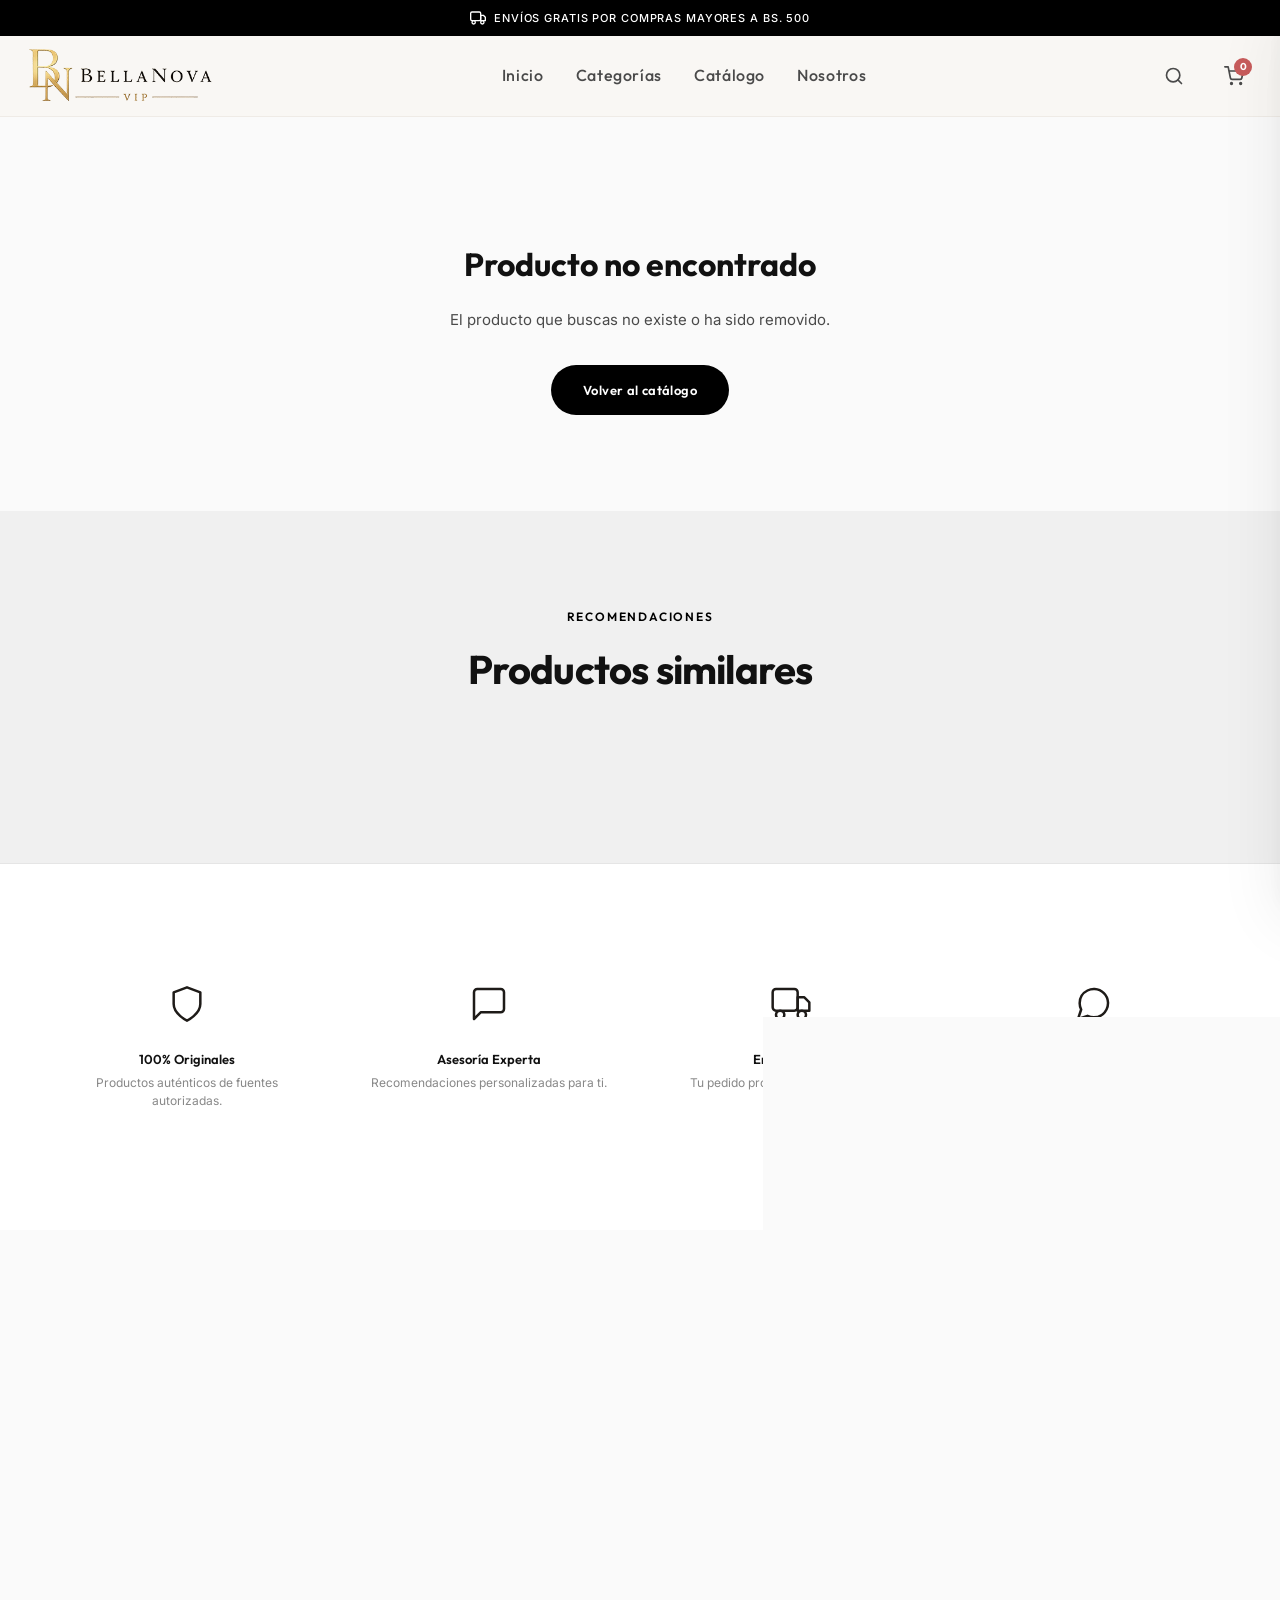
<file: producto.html>
<!doctype html>
<html lang="es">

<head>
  <meta charset="UTF-8" />
  <meta name="viewport" content="width=device-width, initial-scale=1.0" />

  <!-- Dynamic meta tags set by JS -->
  <title>Producto — BellaNova VIP</title>
  <meta name="description"
    content="Descubre este producto premium en BellaNova VIP, tu boutique de skincare y suplementos." />

  <!-- Open Graph (dynamic) -->
  <meta property="og:title" content="Producto — BellaNova VIP" id="ogTitle" />
  <meta property="og:description" content="" id="ogDescription" />
  <meta property="og:type" content="product" />
  <meta property="og:image" content="" id="ogImage" />

  <!-- Favicon -->
  <link rel="icon" type="image/png" href="assets/img/favicon-32x32.png" sizes="32x32" />

  <!-- Preload Data -->
  <link rel="preload" href="data/productos.json" as="fetch" crossorigin="anonymous">

  <!-- Styles -->
  <link rel="stylesheet" href="css/styles.css" />
</head>

<body>
  <a href="#pdpMain" class="skip-link">Saltar al contenido principal</a>
  <!-- ════════ ANNOUNCEMENT BAR ════════ -->
  <div class="announcement-bar" id="announcementBar">
    <div class="announcement-bar__inner">
      <div class="announcement-bar__item">
        <svg width="16" height="16" viewBox="0 0 24 24" fill="none" stroke="currentColor" stroke-width="2"
          stroke-linecap="round" stroke-linejoin="round">
          <rect x="1" y="3" width="15" height="13" rx="2" ry="2" />
          <polygon points="16 8 20 8 23 11 23 16 16 16 16 8" />
          <circle cx="5.5" cy="18.5" r="2.5" />
          <circle cx="18.5" cy="18.5" r="2.5" />
        </svg>
        Envíos gratis por compras mayores a Bs. 500
      </div>
      <div class="announcement-bar__item">
        <svg width="16" height="16" viewBox="0 0 24 24" fill="none" stroke="currentColor" stroke-width="2"
          stroke-linecap="round" stroke-linejoin="round">
          <path
            d="M21 11.5a8.38 8.38 0 0 1-.9 3.8 8.5 8.5 0 0 1-7.6 4.7 8.38 8.38 0 0 1-3.8-.9L3 21l1.9-5.7a8.38 8.38 0 0 1-.9-3.8 8.5 8.5 0 0 1 4.7-7.6 8.38 8.38 0 0 1 3.8-.9h.5a8.48 8.48 0 0 1 8 8v.5z" />
        </svg>
        Asesoría gratuita personalizada por WhatsApp
      </div>
      <div class="announcement-bar__item">
        <svg width="16" height="16" viewBox="0 0 24 24" fill="none" stroke="currentColor" stroke-width="2"
          stroke-linecap="round" stroke-linejoin="round">
          <path d="M12 22s8-4 8-10V5l-8-3-8 3v7c0 6 8 10 8 10z" />
        </svg>
        Productos 100% originales de skincare y suplementos
      </div>
    </div>
  </div>

  <!-- ════════ HEADER ════════ -->

  <header class="header" id="header">
    <div class="header__inner">
      <a href="index.html" class="header__logo" aria-label="BellaNova VIP Home">
        <img src="assets/img/logo-bellanovavip.png" alt="BellaNova VIP Logo" class="header__logo-img" />
      </a>

      <nav class="header__nav" id="mainNav" aria-label="Navegación principal">
        <a href="index.html">Inicio</a>
        <a href="index.html#categorias">Categorías</a>
        <a href="catalogo.html">Catálogo</a>
        <a href="index.html#confianza">Nosotros</a>
      </nav>

      <div class="header__actions">
        <a href="catalogo.html?focusSearch=true" class="header__search-toggle" aria-label="Buscar productos">
          <svg width="20" height="20" viewBox="0 0 24 24" fill="none" stroke="currentColor" stroke-width="2"
            stroke-linecap="round" stroke-linejoin="round">
            <circle cx="11" cy="11" r="8" />
            <path d="m21 21-4.3-4.3" />
          </svg>
        </a>

        <button class="header__cart-toggle" id="headerCartToggle" aria-label="Abrir carrito">
          <svg width="20" height="20" viewBox="0 0 24 24" fill="none" stroke="currentColor" stroke-width="2" stroke-linecap="round" stroke-linejoin="round">
            <circle cx="9" cy="21" r="1"></circle>
            <circle cx="20" cy="21" r="1"></circle>
            <path d="M1 1h4l2.68 13.39a2 2 0 0 0 2 1.61h9.72a2 2 0 0 0 2-1.61L23 6H6"></path>
          </svg>
          <span class="cart-badge" id="cartBadgeHeader">0</span>
        </button>

      </div>
    </div>
  </header>

  <!-- ════════ HEADER CATEGORIES SLIDER ════════ -->
  <div class="header-categories-slider" id="headerCategoriesSlider">
    <!-- Populated by JS -->
  </div>

  <!-- ════════ PRODUCT DETAIL ════════ -->
  <main class="pdp" id="pdpMain">
    <div class="container">
      <!-- Breadcrumb -->
      <div class="pdp__breadcrumb">
        <a href="index.html">Inicio</a>
        <span class="separator">/</span>
        <a href="catalogo.html">Catálogo</a>
        <span class="separator">/</span>
        <span id="breadcrumbName">Cargando...</span>
      </div>

      <div class="pdp__layout">
        <!-- Gallery -->
        <div class="pdp__gallery" id="pdpGallery">
          <!-- Dynamic -->
        </div>

        <!-- Product Info & Extended Details Block -->
        <div class="pdp__content">
          <!-- Product Info -->
          <div class="pdp__info" id="pdpInfo">
            <!-- Dynamic content rendered by JS -->
          </div>

          <!-- Extended Details -->
          <div id="pdpDetails" class="pdp__extended-details">
            <!-- Dynamic details content rendered by JS -->
          </div>
        </div>
      </div>
    </div>
  </main>

  <!-- ════════ SIMILAR PRODUCTS ════════ -->
  <section class="section section--alt" id="similares">
    <div class="container">
      <div class="section__header reveal">
        <p class="section__eyebrow">Recomendaciones</p>
        <h2 class="section__title">Productos similares</h2>
      </div>
      <div class="products-grid" id="similarGrid">
        <!-- Rendered by JS -->
      </div>
    </div>
  </section>

  <!-- ════════ TRUST LAYER ════════ -->
  <section class="section trust">
    <div class="container">
      <div class="trust-grid">
        <div class="trust-item">
          <svg class="trust-item__icon" width="40" height="40" viewBox="0 0 24 24" fill="none" stroke="currentColor"
            stroke-width="1.5" stroke-linecap="round" stroke-linejoin="round" aria-hidden="true">
            <path d="M12 22s8-4 8-10V5l-8-3-8 3v7c0 6 8 10 8 10z" />
          </svg>
          <h3 class="trust-item__title">100% Originales</h3>
          <p class="trust-item__text">
            Productos auténticos de fuentes autorizadas.
          </p>
        </div>
        <div class="trust-item">
          <svg class="trust-item__icon" width="40" height="40" viewBox="0 0 24 24" fill="none" stroke="currentColor"
            stroke-width="1.5" stroke-linecap="round" stroke-linejoin="round" aria-hidden="true">
            <path d="M21 15a2 2 0 0 1-2 2H7l-4 4V5a2 2 0 0 1 2-2h14a2 2 0 0 1 2 2z" />
          </svg>
          <h3 class="trust-item__title">Asesoría Experta</h3>
          <p class="trust-item__text">
            Recomendaciones personalizadas para ti.
          </p>
        </div>
        <div class="trust-item">
          <svg class="trust-item__icon" width="40" height="40" viewBox="0 0 24 24" fill="none" stroke="currentColor"
            stroke-width="1.5" stroke-linecap="round" stroke-linejoin="round" aria-hidden="true">
            <rect x="1" y="3" width="15" height="13" rx="2" ry="2" />
            <polygon points="16 8 20 8 23 11 23 16 16 16 16 8" />
            <circle cx="5.5" cy="18.5" r="2.5" />
            <circle cx="18.5" cy="18.5" r="2.5" />
          </svg>
          <h3 class="trust-item__title">Envío Seguro</h3>
          <p class="trust-item__text">Tu pedido protegido hasta tu puerta.</p>
        </div>
        <div class="trust-item">
          <svg class="trust-item__icon" width="40" height="40" viewBox="0 0 24 24" fill="none" stroke="currentColor"
            stroke-width="1.5" stroke-linecap="round" stroke-linejoin="round" aria-hidden="true">
            <path
              d="M21 11.5a8.38 8.38 0 0 1-.9 3.8 8.5 8.5 0 0 1-7.6 4.7 8.38 8.38 0 0 1-3.8-.9L3 21l1.9-5.7a8.38 8.38 0 0 1-.9-3.8 8.5 8.5 0 0 1 4.7-7.6 8.38 8.38 0 0 1 3.8-.9h.5a8.48 8.48 0 0 1 8 8v.5z" />
          </svg>
          <h3 class="trust-item__title">Atención WhatsApp</h3>
          <p class="trust-item__text">Comunicación directa y rápida.</p>
        </div>
      </div>
    </div>
  </section>

  <!-- ════════ FOOTER ════════ -->
  <footer class="footer">
    <div class="container">
      <div class="footer__inner">
        <div class="footer__brand">
          <a href="index.html" aria-label="BellaNova VIP Home"><img src="assets/img/logo-bellanovavip.png"
              alt="BellaNova VIP Logo" class="footer__logo-img" /></a>
          <p class="footer__tagline">
            Tu boutique premium de beauty & suplementos
          </p>
        </div>
        <div class="footer__links">
          <div class="footer__col">
            <h4 class="footer__col-title">Comprar</h4>
            <a href="catalogo.html?cat=Sérum">Sérums</a>
            <a href="catalogo.html?cat=Protector%20Solar">Protección Solar</a>
            <a href="catalogo.html?cat=Limpiador">Limpiadores</a>
            <a href="catalogo.html?cat=Colágeno,Vitaminas,Suplemento">Suplementos & Salud</a>
          </div>
          <div class="footer__col">
            <h4 class="footer__col-title">BellaNova VIP</h4>
            <a href="index.html#confianza">Sobre Nosotros</a>
            <a href="index.html#confianza">Garantía de Calidad</a>
            <a href="https://wa.me/59178804382" target="_blank" rel="noopener">Contacto WhatsApp</a>
          </div>
          <div class="footer__col">
            <h4 class="footer__col-title">Contacto</h4>
            <a href="https://wa.me/59178804382" target="_blank" rel="noopener">
              <svg width="18" height="18" viewBox="0 0 24 24" fill="none" stroke="currentColor" stroke-width="2"
                stroke-linecap="round" stroke-linejoin="round">
                <path
                  d="M21 11.5a8.38 8.38 0 0 1-.9 3.8 8.5 8.5 0 0 1-7.6 4.7 8.38 8.38 0 0 1-3.8-.9L3 21l1.9-5.7a8.38 8.38 0 0 1-.9-3.8 8.5 8.5 0 0 1 4.7-7.6 8.38 8.38 0 0 1 3.8-.9h.5a8.48 8.48 0 0 1 8 8v.5z" />
              </svg>
              WhatsApp
            </a>
            <a href="https://www.tiktok.com/@bellanovavip" target="_blank" rel="noopener">
              <svg width="18" height="18" viewBox="0 0 24 24" fill="none" stroke="currentColor" stroke-width="2"
                stroke-linecap="round" stroke-linejoin="round">
                <path d="M9 12a4 4 0 1 0 4 4V4a5 5 0 0 0 5 5" />
              </svg>
              TikTok
            </a>
            <a href="https://www.facebook.com/share/1EQSenFss1/" target="_blank" rel="noopener">
              <svg width="18" height="18" viewBox="0 0 24 24" fill="none" stroke="currentColor" stroke-width="2"
                stroke-linecap="round" stroke-linejoin="round">
                <path d="M18 2h-3a5 5 0 0 0-5 5v3H7v4h3v8h4v-8h3l1-4h-4V7a1 1 0 0 1 1-1h3z" />
              </svg>
              Facebook
            </a>
          </div>
        </div>
      </div>
      <div class="footer__bottom">
        <p class="footer__copy">
          © 2026 BellaNova VIP. Todos los derechos reservados.
        </p>
      </div>
    </div>
  </footer>

  <!-- ════════ STICKY CTA MOBILE ════════ -->
  <div class="sticky-cta" id="stickyCta">
    <div class="sticky-cta__inner">
      <div class="sticky-cta__info">
        <p class="sticky-cta__name" id="stickyName"></p>
        <p class="sticky-cta__price" id="stickyPrice"></p>
      </div>
      <a id="stickyWhatsAppBtn" target="_blank" rel="noopener" class="btn btn--whatsapp">
        <svg viewBox="0 0 24 24" fill="none" stroke="currentColor" stroke-width="2" stroke-linecap="round"
          stroke-linejoin="round" width="16" height="16" style="margin-right: var(--space-xs)">
          <path
            d="M21 11.5a8.38 8.38 0 0 1-.9 3.8 8.5 8.5 0 0 1-7.6 4.7 8.38 8.38 0 0 1-3.8-.9L3 21l1.9-5.7a8.38 8.38 0 0 1-.9-3.8 8.5 8.5 0 0 1 4.7-7.6 8.38 8.38 0 0 1 3.8-.9h.5a8.48 8.48 0 0 1 8 8v.5z" />
        </svg>
        Pedir
      </a>
    </div>
  </div>

  <!-- ════════ BOTTOM NAVIGATION (MOBILE) ════════ -->
  <div class="bottom-nav" id="bottomNav">
    <a href="index.html" class="bottom-nav__item" id="bottomNavHome">
      <svg width="20" height="20" viewBox="0 0 24 24" fill="none" stroke="currentColor" stroke-width="2"
        stroke-linecap="round" stroke-linejoin="round">
        <path d="m3 9 9-7 9 7v11a2 2 0 0 1-2 2H5a2 2 0 0 1-2-2z"></path>
        <polyline points="9 22 9 12 15 12 15 22"></polyline>
      </svg>
      <span>Inicio</span>
    </a>
    <a href="catalogo.html" class="bottom-nav__item" id="bottomNavCatalog" aria-label="Catálogo">
      <svg width="20" height="20" viewBox="0 0 24 24" fill="none" stroke="currentColor" stroke-width="2" stroke-linecap="round" stroke-linejoin="round">
        <rect x="3" y="3" width="7" height="7"></rect>
        <rect x="14" y="3" width="7" height="7"></rect>
        <rect x="14" y="14" width="7" height="7"></rect>
        <rect x="3" y="14" width="7" height="7"></rect>
      </svg>
      <span>Catálogo</span>
    </a>
    <button class="bottom-nav__item" id="bottomNavSearch" aria-label="Buscar">
      <svg width="20" height="20" viewBox="0 0 24 24" fill="none" stroke="currentColor" stroke-width="2" stroke-linecap="round" stroke-linejoin="round">
        <circle cx="11" cy="11" r="8"></circle>
        <line x1="21" y1="21" x2="16.65" y2="16.65"></line>
      </svg>
      <span>Buscar</span>
    </button>

    <a href="https://wa.me/59178804382" target="_blank" rel="noopener" class="bottom-nav__item" id="bottomNavWhatsApp">
      <svg viewBox="0 0 24 24" fill="none" stroke="currentColor" stroke-width="2" stroke-linecap="round"
        stroke-linejoin="round" width="20" height="20">
        <path
          d="M21 11.5a8.38 8.38 0 0 1-.9 3.8 8.5 8.5 0 0 1-7.6 4.7 8.38 8.38 0 0 1-3.8-.9L3 21l1.9-5.7a8.38 8.38 0 0 1-.9-3.8 8.5 8.5 0 0 1 4.7-7.6 8.38 8.38 0 0 1 3.8-.9h.5a8.48 8.48 0 0 1 8 8v.5z" />
      </svg>
      <span>WhatsApp</span>
    </a>
  </div>

  <!-- ════════ CART DRAWER ════════ -->
  <div class="cart-overlay" id="cartOverlay"></div>
  <aside class="cart-drawer" id="cartDrawer" aria-hidden="true">
    <div class="cart-drawer__header">
      <h2 class="cart-drawer__title">Tu Carrito</h2>
      <button class="cart-drawer__close" id="cartCloseBtn" aria-label="Cerrar carrito">
        <svg width="24" height="24" viewBox="0 0 24 24" fill="none" stroke="currentColor" stroke-width="2" stroke-linecap="round" stroke-linejoin="round">
          <line x1="18" y1="6" x2="6" y2="18"></line>
          <line x1="6" y1="6" x2="18" y2="18"></line>
        </svg>
      </button>
    </div>
    <div class="cart-drawer__body" id="cartItemsContainer">
      <!-- Items will be populated via JS -->
    </div>
    <div class="cart-drawer__footer">
      <div class="cart-drawer__total-row">
        <span>Total a pagar</span>
        <strong id="cartTotalPrice">Bs. 0</strong>
      </div>
      <button class="btn btn--whatsapp btn--lg" id="checkoutBtn" style="width: 100%;">
        <svg width="20" height="20" viewBox="0 0 24 24" fill="none" stroke="currentColor" stroke-width="2" stroke-linecap="round" stroke-linejoin="round">
          <path d="M21 11.5a8.38 8.38 0 0 1-.9 3.8 8.5 8.5 0 0 1-7.6 4.7 8.38 8.38 0 0 1-3.8-.9L3 21l1.9-5.7a8.38 8.38 0 0 1-.9-3.8 8.5 8.5 0 0 1 4.7-7.6 8.38 8.38 0 0 1 3.8-.9h.5a8.48 8.48 0 0 1 8 8v.5z"/>
        </svg>
        Enviar pedido por WhatsApp
      </button>
    </div>
  </aside>

  <script type="module" src="js/main.js"></script>
</body>

</html>
</file>
<file: css/styles.css>
/* ═══════════════════════════════════════════════════════════════
   BellaNova VIP — Premium Beauty & Suplementos Boutique
   Design System: Warm Minimal Luxury · Editorial Minimalism
   ═══════════════════════════════════════════════════════════════ */

/* ─── Google Fonts ─── */
@import url('https://fonts.googleapis.com/css2?family=Inter:wght@300;400;500;600&family=Outfit:wght@300;400;500;600;700&display=swap');

/* ─── Design Tokens ─── */
:root {
  /* Palette - Luxury Edition */
  --bg-primary: #FAFAFA;
  --bg-alt: #F0F0F0;
  --bg-accent: #EAEAEA;
  --bg-card: #FFFFFF;
  --text-primary: #111111;
  --text-secondary: #4A4A4A;
  --text-tertiary: #888888;
  --border-soft: #E5E5E5;
  --cta-primary: #000000;
  --cta-hover: #333333;
  --cta-soft: #F5F5F5;
  --highlight: #C5A059;
  --highlight-soft: #FDFBF7;
  --success: #2B4C32;
  --error: #8B2C24;
  --overlay: rgba(0, 0, 0, 0.7);

  /* Spacing */
  --space-xs: 0.25rem;
  --space-sm: 0.5rem;
  --space-md: 1rem;
  --space-lg: 1.5rem;
  --space-xl: 2rem;
  --space-2xl: 3rem;
  --space-3xl: 4rem;
  --space-4xl: 5rem;
  --space-5xl: 6rem;

  /* Announcement bar height for offset calculations */
  --announcement-height: 36px;

  /* Typography */
  --font-heading: 'Outfit', sans-serif;
  --font-body: 'Inter', sans-serif;
  --fs-xs: 0.75rem;
  --fs-sm: 0.8125rem;
  --fs-base: 0.9375rem;
  --fs-md: 1rem;
  --fs-lg: 1.125rem;
  --fs-xl: 1.25rem;
  --fs-2xl: 1.5rem;
  --fs-3xl: 2rem;
  --fs-4xl: 2.5rem;
  --fs-5xl: 3.5rem;

  /* Borders & Radius - More sharp, minimal */
  --radius-sm: 4px;
  --radius-md: 6px;
  --radius-lg: 10px;
  --radius-xl: 16px;
  --radius-pill: 100px;

  /* Shadows - softer */
  --shadow-sm: 0 1px 3px rgba(0, 0, 0, 0.02), 0 1px 2px rgba(0, 0, 0, 0.02);
  --shadow-md: 0 4px 16px rgba(0, 0, 0, 0.04), 0 1px 4px rgba(0, 0, 0, 0.03);
  --shadow-lg: 0 12px 40px rgba(0, 0, 0, 0.06), 0 4px 12px rgba(0, 0, 0, 0.03);
  --shadow-xl: 0 20px 60px rgba(0, 0, 0, 0.08), 0 8px 20px rgba(0, 0, 0, 0.04);

  /* Transitions */
  --ease-out: cubic-bezier(0.22, 1, 0.36, 1);
  --ease-spring: cubic-bezier(0.34, 1.56, 0.64, 1);
  --duration-fast: 200ms;
  --duration-normal: 400ms;
  --duration-slow: 600ms;

  /* Layout */
  --max-width: 1280px;
  --header-height: 72px;
}


/* ─── Reset & Base ─── */
*,
*::before,
*::after {
  box-sizing: border-box;
  margin: 0;
  padding: 0;
}

html {
  scroll-behavior: smooth;
  scroll-padding-top: calc(var(--header-height) + var(--announcement-height) + 24px);
  -webkit-font-smoothing: antialiased;
  -moz-osx-font-smoothing: grayscale;
  text-rendering: optimizeLegibility;
}

/* ─── Accessibility ─── */
.skip-link {
  position: absolute;
  top: -40px;
  left: 0;
  background: var(--cta-primary);
  color: white;
  padding: 8px 16px;
  z-index: 9999;
  transition: top 0.2s;
  font-family: var(--font-heading);
  font-weight: 600;
}

.skip-link:focus {
  top: 0;
}

body {
  font-family: var(--font-body);
  font-size: var(--fs-base);
  font-weight: 400;
  line-height: 1.7;
  color: var(--text-primary);
  background-color: var(--bg-primary);
  overflow-x: hidden;
  min-height: 100vh;
  opacity: 0;
  animation: pageFadeIn 0.5s var(--ease-out) forwards;
}

body.fade-out {
  opacity: 0;
  transition: opacity 0.3s var(--ease-out);
}

@keyframes pageFadeIn {
  from {
    opacity: 0;
  }

  to {
    opacity: 1;
  }
}

body.modal-open {
  overflow: hidden;
}

img {
  max-width: 100%;
  height: auto;
  display: block;
}

a {
  text-decoration: none;
  color: inherit;
  transition: color var(--duration-fast) var(--ease-out);
}

button {
  font-family: var(--font-body);
  cursor: pointer;
  border: none;
  background: none;
  outline: none;
}

ul,
ol {
  list-style: none;
}

input,
textarea,
select {
  font-family: var(--font-body);
  font-size: 16px; /* Evita auto-zoom en iOS */
  border: none;
  outline: none;
  background: none;
}

/* ─── Utility ─── */
.container {
  width: 100%;
  max-width: var(--max-width);
  margin: 0 auto;
  padding: 0 var(--space-md);
}

@media (min-width: 640px) {
  .container {
    padding: 0 var(--space-lg);
  }
}

.sr-only {
  position: absolute;
  width: 1px;
  height: 1px;
  padding: 0;
  margin: -1px;
  overflow: hidden;
  clip: rect(0, 0, 0, 0);
  border: 0;
}

/* ─── Skeleton Loading ─── */
.skeleton {
  background: linear-gradient(90deg,
      var(--border-soft) 25%,
      #f0ece5 50%,
      var(--border-soft) 75%);
  background-size: 200% 100%;
  animation: shimmer 1.5s ease-in-out infinite;
  border-radius: var(--radius-md);
}

@keyframes shimmer {
  0% {
    background-position: 200% 0;
  }

  100% {
    background-position: -200% 0;
  }
}

.skeleton-card {
  height: 380px;
  border-radius: var(--radius-lg);
}

/* ─── Header / Navbar ─── */
.header {
  position: sticky;
  top: 0;
  z-index: 100;
  background: rgba(248, 246, 242, 0.85);
  backdrop-filter: blur(20px) saturate(180%);
  -webkit-backdrop-filter: blur(20px) saturate(180%);
  border-bottom: 1px solid rgba(232, 227, 220, 0.6);
  min-height: var(--header-height);
  height: auto;
  transition: all var(--duration-normal) var(--ease-out);
  will-change: transform, backdrop-filter;
}

.header.scrolled {
  box-shadow: var(--shadow-sm);
}

.header__inner {
  display: flex;
  align-items: center;
  justify-content: space-between;
  min-height: var(--header-height);
  max-width: var(--max-width);
  margin: 0 auto;
  padding: var(--space-sm) var(--space-lg);
  flex-wrap: wrap;
}

.header__logo-img {
  height: 44px; /* Tamaño optimizado para móviles (evita colapsar con los botones) */
  width: auto;
  display: block;
  mix-blend-mode: multiply;
  object-fit: contain;
  transition: height var(--duration-normal) var(--ease-out);
  content: var(--logo-url, url("../assets/img/logo-bellanovavip.png"));
}

@media (min-width: 768px) {
  .header__logo-img {
    height: 52px; /* Tamaño intermedio para Tablets */
  }
}

@media (min-width: 1024px) {
  .header__logo-img {
    height: 60px; /* Tamaño máximo para computadoras */
  }
}

.header__nav {
  display: flex;
  align-items: center;
  justify-content: center;
  gap: var(--space-md);
  width: 100%;
  order: 3;
  overflow-x: auto;
  padding: var(--space-sm) 0 0 0;
  margin-top: var(--space-sm);
  border-top: 1px solid var(--border-soft);
  -ms-overflow-style: none;
  scrollbar-width: none;
}

.header__nav::-webkit-scrollbar {
  display: none;
}

.header__nav a {
  font-family: var(--font-heading);
  font-size: var(--fs-sm);
  font-weight: 500;
  letter-spacing: 0.04em;
  text-transform: capitalize;
  color: var(--text-secondary);
  position: relative;
  padding: var(--space-xs) 0;
  transition: color var(--duration-fast) var(--ease-out);
  white-space: nowrap;
}

.header__nav a::after {
  content: '';
  position: absolute;
  bottom: -2px;
  left: 0;
  width: 0;
  height: 1.5px;
  background: var(--cta-primary);
  transition: width var(--duration-normal) var(--ease-out);
}

.header__nav a:hover {
  color: var(--text-primary);
}

.header__nav a:hover::after {
  width: 100%;
}

.header__actions {
  display: flex;
  align-items: center;
  gap: var(--space-sm);
}

@media (min-width: 768px) {
  .header__actions {
    gap: var(--space-md);
  }
}

.header__search-toggle,
.header__cart-toggle {
  display: flex;
  align-items: center;
  justify-content: center;
  width: 44px;
  height: 44px;
  border-radius: var(--radius-pill);
  transition: all var(--duration-fast) var(--ease-out);
}

.header__search-toggle {
  color: var(--text-secondary);
}

.header__search-toggle:hover {
  background: rgba(176, 139, 107, 0.1);
  color: var(--cta-primary);
}

.header__whatsapp-btn {
  background: var(--cta-primary);
  color: white;
  width: auto;
  padding: 0 var(--space-lg);
  gap: var(--space-sm);
  font-size: var(--fs-sm);
  font-weight: 600;
  font-family: var(--font-heading);
}

.header__whatsapp-btn:hover {
  background: var(--cta-hover);
  transform: translateY(-1px);
  box-shadow: var(--shadow-md);
}

.header__whatsapp-btn svg {
  width: 18px;
  height: 18px;
}

.header__whatsapp-text {
  display: none;
}

/* ─── Hero Section ─── */
.hero {
  position: relative;
  padding: var(--space-4xl) 0;
  overflow: hidden;
  min-height: 85vh;
  display: flex;
  align-items: center;
}

.hero__bg {
  position: absolute;
  inset: 0;
  z-index: 0;
  background-image: url('../assets/img/hero.png');
  background-size: cover;
  background-position: center right;
  background-repeat: no-repeat;
}

.hero__bg::before {
  content: '';
  position: absolute;
  inset: 0;
  background: linear-gradient(to right, rgba(255, 255, 255, 0.95) 0%, rgba(255, 255, 255, 0.7) 40%, transparent 100%);
}

.hero__bg::after {
  content: '';
  position: absolute;
  top: -50%;
  right: -20%;
  width: 600px;
  height: 600px;
  border-radius: 50%;
  background: radial-gradient(circle, rgba(135, 173, 245, 0.15) 0%, transparent 70%);
  animation: float 20s ease-in-out infinite;
}

@keyframes float {

  0%,
  100% {
    transform: translate(0, 0) scale(1);
  }

  33% {
    transform: translate(-30px, 20px) scale(1.05);
  }

  66% {
    transform: translate(20px, -15px) scale(0.97);
  }
}

.hero__content {
  position: relative;
  z-index: 1;
  max-width: 680px;
}

.hero__eyebrow {
  display: inline-flex;
  align-items: center;
  gap: var(--space-sm);
  font-family: var(--font-heading);
  font-size: var(--fs-xs);
  font-weight: 600;
  letter-spacing: 0.15em;
  text-transform: uppercase;
  color: var(--cta-primary);
  margin-bottom: var(--space-lg);
  opacity: 0;
  transform: translateY(20px);
  animation: fadeUp 0.8s var(--ease-out) 0.2s forwards;
}

.hero__eyebrow::before {
  content: '';
  width: 24px;
  height: 1.5px;
  background: var(--cta-primary);
}

.hero__title {
  font-family: var(--font-heading);
  font-size: clamp(var(--fs-3xl), 6vw, var(--fs-5xl));
  font-weight: 700;
  line-height: 1.1;
  letter-spacing: -0.03em;
  color: var(--text-primary);
  margin-bottom: var(--space-lg);
  opacity: 0;
  transform: translateY(30px);
  animation: fadeUp 0.8s var(--ease-out) 0.4s forwards;
}

.hero__title em {
  font-style: normal;
  color: var(--cta-primary);
}

.hero__description {
  font-size: var(--fs-lg);
  color: var(--text-secondary);
  line-height: 1.8;
  margin-bottom: var(--space-2xl);
  max-width: 520px;
  opacity: 0;
  transform: translateY(30px);
  animation: fadeUp 0.8s var(--ease-out) 0.6s forwards;
}

.hero__cta-group {
  display: flex;
  flex-wrap: wrap;
  gap: var(--space-md);
  opacity: 0;
  transform: translateY(30px);
  animation: fadeUp 0.8s var(--ease-out) 0.8s forwards;
}

@keyframes fadeUp {
  to {
    opacity: 1;
    transform: translateY(0);
  }
}

/* ─── Buttons ─── */
.btn {
  display: inline-flex;
  align-items: center;
  justify-content: center;
  gap: var(--space-sm);
  font-family: var(--font-heading);
  font-weight: 600;
  font-size: var(--fs-sm);
  letter-spacing: 0.03em;
  padding: 14px 32px;
  border-radius: var(--radius-pill);
  transition: all var(--duration-normal) var(--ease-out);
  white-space: nowrap;
}

.btn--primary {
  background: var(--cta-primary);
  color: white;
}

.btn--primary:hover {
  background: var(--cta-hover);
  transform: translateY(-2px);
  box-shadow: 0 8px 24px rgba(176, 139, 107, 0.3);
}

.btn--primary:active {
  transform: translateY(1px);
  box-shadow: 0 4px 12px rgba(176, 139, 107, 0.2);
}

.btn--outline {
  background: transparent;
  color: var(--text-primary);
  border: 1.5px solid var(--border-soft);
}

.btn--outline:hover {
  border-color: var(--cta-primary);
  color: var(--cta-primary);
  transform: translateY(-2px);
}

.btn--ghost {
  background: transparent;
  color: var(--cta-primary);
  padding: 10px 20px;
}

.btn--ghost:hover {
  background: rgba(176, 139, 107, 0.08);
}

.btn--whatsapp {
  background: #25D366;
  color: white;
}

.btn--whatsapp:hover {
  background: #1FAD54;
  transform: translateY(-2px);
  box-shadow: 0 8px 24px rgba(37, 211, 102, 0.3);
}

.btn--whatsapp:active {
  transform: translateY(1px);
  box-shadow: 0 4px 12px rgba(37, 211, 102, 0.2);
}

.btn--lg {
  padding: 16px 40px;
  font-size: var(--fs-base);
}

.btn svg {
  width: 18px;
  height: 18px;
  flex-shrink: 0;
}

/* ─── Section Common ─── */
.section {
  padding: var(--space-3xl) 0;
}

@media (min-width: 640px) {
  .section {
    padding: var(--space-4xl) 0;
  }
}

.section--alt {
  background: var(--bg-alt);
}

.section--accent {
  background: var(--bg-accent);
}

.section__header {
  text-align: center;
  margin-bottom: var(--space-3xl);
}

.section__eyebrow {
  font-family: var(--font-heading);
  font-size: var(--fs-xs);
  font-weight: 600;
  letter-spacing: 0.15em;
  text-transform: uppercase;
  color: var(--cta-primary);
  margin-bottom: var(--space-sm);
}

.section__title {
  font-family: var(--font-heading);
  font-size: clamp(var(--fs-2xl), 4vw, var(--fs-4xl));
  font-weight: 700;
  letter-spacing: -0.02em;
  color: var(--text-primary);
  margin-bottom: var(--space-md);
}

.section__subtitle {
  font-size: var(--fs-base);
  color: var(--text-secondary);
  max-width: 560px;
  margin: 0 auto;
  line-height: 1.8;
}

/* ─── Categories Slider ─── */
.categories-slider-wrapper {
  position: relative;
  display: flex;
  align-items: center;
  margin: 0 calc(-1 * var(--space-md));
}

@media (min-width: 768px) {
  .categories-slider-wrapper {
    margin: 0;
  }
}

.categories-grid {
  display: flex;
  overflow-x: auto;
  scroll-behavior: smooth;
  scroll-snap-type: x mandatory;
  -ms-overflow-style: none;
  scrollbar-width: none;
  gap: var(--space-md);
  padding: var(--space-md);
  width: 100%;
}

@media (min-width: 768px) {
  .categories-grid {
    gap: var(--space-lg);
    padding: var(--space-lg) 0;
  }
}

.categories-grid::-webkit-scrollbar {
  display: none;
}

.slider-arrow {
  display: none;
}

@media (min-width: 768px) {
  .slider-arrow {
    display: flex;
    align-items: center;
    justify-content: center;
    width: 48px;
    height: 48px;
    border-radius: 50%;
    background: var(--bg-card);
    border: 1px solid var(--border-soft);
    color: var(--cta-primary);
    position: absolute;
    top: 50%;
    transform: translateY(-50%);
    z-index: 10;
    cursor: pointer;
    box-shadow: var(--shadow-sm);
    transition: all var(--duration-fast) var(--ease-out);
  }

  @media (hover: hover) {
    .slider-arrow:hover {
      background: var(--cta-primary);
      color: white;
      transform: translateY(-50%) scale(1.05);
    }
  }

  .slider-arrow--prev {
    left: -24px;
  }

  .slider-arrow--next {
    right: -24px;
  }
}

.category-card {
  position: relative;
  display: flex;
  flex-direction: column;
  align-items: center;
  justify-content: center;
  padding: var(--space-2xl) var(--space-lg);
  background: var(--bg-card);
  border: 1px solid var(--border-soft);
  border-radius: var(--radius-lg);
  text-align: center;
  cursor: pointer;
  overflow: hidden;
  transition: all var(--duration-normal) var(--ease-out);
  flex-shrink: 0;
  scroll-snap-align: start;
  width: 160px;
}

@media (min-width: 640px) {
  .category-card {
    width: 220px;
  }
}

@media (min-width: 1024px) {
  .category-card {
    width: 260px;
  }
}

.category-card::before {
  content: '';
  position: absolute;
  inset: 0;
  background: linear-gradient(135deg, rgba(176, 139, 107, 0.04) 0%, transparent 100%);
  opacity: 0;
  transition: opacity var(--duration-normal) var(--ease-out);
}

@media (hover: hover) {
  .category-card:hover {
    border-color: var(--cta-primary);
    transform: translateY(-4px);
    box-shadow: var(--shadow-md);
  }

  .category-card:hover::before {
    opacity: 1;
  }
}

.category-card__icon {
  display: flex;
  align-items: center;
  justify-content: center;
  margin-bottom: var(--space-md);
  color: var(--cta-primary);
  background: var(--cta-soft);
  width: 64px;
  height: 64px;
  border-radius: 50%;
  transition: all var(--duration-normal) var(--ease-out);
}

@media (hover: hover) {
  .category-card:hover .category-card__icon {
    background: var(--cta-primary);
    color: white;
    transform: scale(1.05);
  }
}

.category-card__name {
  font-family: var(--font-heading);
  font-size: var(--fs-sm);
  font-weight: 600;
  letter-spacing: 0.02em;
  color: var(--text-primary);
  position: relative;
  z-index: 1;
}

.category-card__count {
  font-size: var(--fs-xs);
  color: var(--text-tertiary);
  margin-top: var(--space-xs);
  position: relative;
  z-index: 1;
}

/* ─── Brands ─── */
.brands-scroll {
  display: flex;
  gap: var(--space-lg);
  overflow-x: auto;
  padding: var(--space-md) 0;
  scroll-snap-type: x mandatory;
  -ms-overflow-style: none;
  scrollbar-width: none;
}

.brands-scroll::-webkit-scrollbar {
  display: none;
}

.brand-chip {
  display: flex;
  align-items: center;
  gap: var(--space-sm);
  padding: var(--space-sm) var(--space-lg);
  background: var(--bg-card);
  border: 1px solid var(--border-soft);
  border-radius: var(--radius-pill);
  white-space: nowrap;
  cursor: pointer;
  scroll-snap-align: start;
  transition: all var(--duration-fast) var(--ease-out);
  font-family: var(--font-heading);
  font-size: var(--fs-sm);
  font-weight: 500;
}

.brand-chip:hover,
.brand-chip.active {
  border-color: var(--cta-primary);
  background: rgba(176, 139, 107, 0.06);
  color: var(--cta-primary);
}

.brand-chip__origin {
  font-size: var(--fs-xs);
  color: var(--text-tertiary);
  font-weight: 400;
}

/* ─── Search & Filters (Sidebar Layout) ─── */

.catalog-toolbar {
  display: flex;
  gap: var(--space-md);
  align-items: center;
  margin-bottom: var(--space-xl);
  width: 100%;
}

.catalog-toolbar .search-input {
  flex: 1;
}

.search-input {
  position: relative;
}

.search-input__icon {
  position: absolute;
  left: var(--space-lg);
  top: 50%;
  transform: translateY(-50%);
  color: var(--text-tertiary);
  pointer-events: none;
}

.search-input__icon svg {
  width: 18px;
  height: 18px;
}

.search-input input {
  width: 100%;
  padding: 14px 20px 14px 48px;
  background: var(--bg-card);
  border: 1.5px solid var(--border-soft);
  border-radius: var(--radius-pill);
  font-size: var(--fs-base);
  color: var(--text-primary);
  transition: all var(--duration-fast) var(--ease-out);
}

.search-input input::placeholder {
  color: var(--text-tertiary);
}

.search-input input:focus {
  border-color: var(--cta-primary);
  box-shadow: 0 0 0 4px rgba(176, 139, 107, 0.1);
}

#sidebarToggle {
  display: inline-flex;
  align-items: center;
  gap: var(--space-sm);
  padding: 12px 24px;
  background: var(--bg-card);
  border: 1.5px solid var(--border-soft);
  border-radius: var(--radius-pill);
  font-family: var(--font-heading);
  font-size: var(--fs-sm);
  font-weight: 600;
  color: var(--text-primary);
  transition: all var(--duration-normal) var(--ease-out);
  cursor: pointer;
  white-space: nowrap;
}

#sidebarToggle:hover {
  border-color: var(--cta-primary);
  color: var(--cta-primary);
  background: rgba(176, 139, 107, 0.05);
}

.catalog-layout {
  display: block;
  margin-bottom: var(--space-3xl);
  position: relative;
  width: 100%;
}

.catalog-layout__main {
  width: 100%;
}



.sidebar-header {
  display: flex;
  align-items: center;
  justify-content: space-between;
  padding: var(--space-lg);
  border-bottom: 1px solid var(--border-soft);
}

.sidebar-title {
  font-family: var(--font-heading);
  font-size: var(--fs-md);
  font-weight: 600;
  letter-spacing: 0.02em;
  color: var(--text-primary);
  margin: 0;
}

.sidebar-close-btn {
  background: none;
  border: none;
  font-size: 1.5rem;
  color: var(--text-secondary);
  cursor: pointer;
  padding: 4px;
  display: flex;
  align-items: center;
  justify-content: center;
  border-radius: 50%;
  transition: all var(--duration-fast);
}

.sidebar-close-btn:hover {
  background: rgba(0, 0, 0, 0.05);
  color: var(--text-primary);
}

.sidebar-body {
  display: flex;
  flex-direction: column;
  gap: var(--space-xl);
  padding: var(--space-lg);
  overflow-y: auto;
  flex: 1;
}

/* Custom Scrollbar for Sidebar Body (Filters Panel) */
@media (min-width: 1024px) {
  .sidebar-body::-webkit-scrollbar {
    width: 6px;
  }

  .sidebar-body::-webkit-scrollbar-track {
    background: transparent;
  }

  .sidebar-body::-webkit-scrollbar-thumb {
    background: var(--border-soft);
    border-radius: 4px;
  }

  .sidebar-body::-webkit-scrollbar-thumb:hover {
    background: var(--text-tertiary);
  }
}

.sidebar-footer {
  padding: var(--space-lg);
  border-top: 1px solid var(--border-soft);
}

/* Active Filters Chips */
.active-filters {
  display: flex;
  flex-wrap: wrap;
  gap: var(--space-sm);
  margin-bottom: var(--space-xl);
  align-items: center;
}

.active-filter-chip {
  display: inline-flex;
  align-items: center;
  gap: 6px;
  background: var(--bg-primary);
  border: 1px solid var(--border-soft);
  padding: 6px 12px;
  border-radius: var(--radius-pill);
  font-size: var(--fs-xs);
  font-weight: 500;
  color: var(--text-primary);
  transition: all var(--duration-fast);
}

.active-filter-chip:hover {
  border-color: var(--error);
  color: var(--error);
  cursor: pointer;
}

.active-filter-chip svg {
  width: 14px;
  height: 14px;
}

.btn--full {
  width: 100%;
  justify-content: center;
}

/* Custom Checkbox Filters & Accordions */
.filter-group {
  display: flex;
  flex-direction: column;
  gap: var(--space-xs);
  transition: opacity var(--duration-normal) var(--ease-out), filter var(--duration-normal) var(--ease-out);
  border-bottom: 1px solid var(--border-soft);
  padding-bottom: var(--space-md);
  margin-bottom: var(--space-sm);
}

.filter-group:last-child {
  border-bottom: none;
  padding-bottom: 0;
  margin-bottom: 0;
}

.filter-group--faded {
  opacity: 0.25;
  filter: grayscale(80%) blur(0.3px);
  pointer-events: none;
}

.filter-group__toggle-btn {
  display: flex;
  align-items: center;
  justify-content: space-between;
  width: 100%;
  text-align: left;
  padding: var(--space-sm) 0;
  cursor: pointer;
  background: none;
  border: none;
  outline: none;
}

.filter-group__title {
  font-family: var(--font-heading);
  font-size: var(--fs-xs);
  font-weight: 600;
  text-transform: uppercase;
  letter-spacing: 0.08em;
  color: var(--text-primary);
  border-left: 2px solid var(--highlight);
  padding-left: var(--space-sm);
  margin-bottom: 0;
}

.filter-group__chevron {
  color: var(--text-secondary);
  transition: transform var(--duration-normal) var(--ease-out);
  flex-shrink: 0;
}

.filter-group__options-wrapper {
  display: grid;
  grid-template-rows: 1fr;
  transition: grid-template-rows var(--duration-normal) var(--ease-out);
  overflow: hidden;
}

.filter-group__options-inner {
  min-height: 0;
}

.filter-group__options {
  display: flex;
  flex-direction: column;
  gap: var(--space-xs);
  max-height: 250px;
  overflow-y: auto;
  padding-right: var(--space-xs);
  padding-top: var(--space-xs);
}

.filter-group__subcategory-header {
  font-size: 0.85rem;
  font-weight: 600;
  color: var(--text-primary);
  margin-top: var(--space-sm);
  margin-bottom: calc(var(--space-xs) / 2);
  text-transform: uppercase;
  letter-spacing: 0.5px;
}

.filter-group__subcategory-header:first-child {
  margin-top: 0;
}

/* Accordion States */
.filter-group--collapsed .filter-group__options-wrapper {
  grid-template-rows: 0fr;
}

.filter-group--collapsed .filter-group__chevron {
  transform: rotate(-90deg);
}

/* Custom Scrollbar for filter options */
.filter-group__options::-webkit-scrollbar {
  width: 4px;
}

.filter-group__options::-webkit-scrollbar-track {
  background: transparent;
}

.filter-group__options::-webkit-scrollbar-thumb {
  background: var(--border-soft);
  border-radius: 2px;
}

.filter-group__options::-webkit-scrollbar-thumb:hover {
  background: var(--text-tertiary);
}

.checkbox-label {
  display: flex;
  align-items: center;
  gap: var(--space-md);
  cursor: pointer;
  user-select: none;
  padding: 6px 0;
  font-size: var(--fs-sm);
  color: var(--text-secondary);
  transition: color var(--duration-fast);
  position: relative;
}

.checkbox-label:hover {
  color: var(--text-primary);
}

.checkbox-label input[type="checkbox"] {
  display: none;
}

.filter-disabled {
  display: none !important;
}

.custom-checkbox {
  width: 18px;
  height: 18px;
  border: 1.5px solid var(--border-soft);
  border-radius: 4px;
  background: var(--bg-card);
  display: flex;
  align-items: center;
  justify-content: center;
  transition: all var(--duration-fast) var(--ease-out);
  position: relative;
  flex-shrink: 0;
}

.checkbox-label:hover .custom-checkbox {
  border-color: var(--cta-primary);
  transform: scale(1.06);
}

input[type="checkbox"]:checked+.custom-checkbox {
  background: var(--cta-primary);
  border-color: var(--cta-primary);
}

.custom-checkbox::after {
  content: "";
  width: 4px;
  height: 8px;
  border: solid white;
  border-width: 0 2px 2px 0;
  transform: rotate(45deg) scale(0);
  transition: transform 0.15s var(--ease-out);
  position: absolute;
  top: 2px;
  left: 5px;
}

input[type="checkbox"]:checked+.custom-checkbox::after {
  transform: rotate(45deg) scale(1);
}

.filter-count {
  font-size: var(--fs-xs);
  color: var(--text-tertiary);
  margin-left: auto;
  font-family: var(--font-heading);
  font-weight: 500;
}

/* Sidebar Overlay */
.sidebar-overlay {
  position: fixed;
  top: 0;
  left: 0;
  width: 100vw;
  height: 100vh;
  background: rgba(30, 26, 22, 0.4);
  backdrop-filter: blur(4px);
  z-index: 999;
  opacity: 0;
  pointer-events: none;
  transition: opacity var(--duration-normal) var(--ease-out);
}

.sidebar-overlay.active {
  opacity: 1;
  pointer-events: auto;
}

.sidebar-overlay.active.transparent {
  opacity: 0;
  backdrop-filter: none;
  -webkit-backdrop-filter: none;
}

/* Responsive sidebar behaviors */
@media (max-width: 1023px) {
  .catalog-layout__sidebar {
    position: fixed;
    top: 0;
    right: 0;
    bottom: 0;
    width: 320px;
    max-width: 85vw;
    z-index: 1000;
    box-shadow: var(--shadow-xl);
    transform: translateX(100%);
    transition: transform var(--duration-normal) var(--ease-out);
    padding: var(--space-lg);
  }

  .catalog-layout__sidebar.open {
    transform: translateX(0);
  }

  .sidebar-body {
    flex: 1;
    overflow-y: auto;
  }

  .checkbox-label {
    padding: 10px 0;
    /* Increase tap area for mobile to satisfy >= 44px */
  }
}

@media (min-width: 1024px) {
  #sidebarToggle {
    display: inline-flex;
  }


}

/* ─── Product Grid ─── */
.products-grid {
  display: grid;
  grid-template-columns: repeat(auto-fill, minmax(140px, 1fr));
  gap: var(--space-sm);
}

@media (min-width: 480px) {
  .products-grid {
    gap: var(--space-md);
  }
}

.products-count {
  text-align: center;
  font-size: var(--fs-sm);
  color: var(--text-tertiary);
  margin-bottom: var(--space-lg);
  font-family: var(--font-heading);
}

.products-count span {
  font-weight: 600;
  color: var(--text-primary);
}

.no-results {
  grid-column: 1 / -1;
  text-align: center;
  padding: var(--space-4xl) var(--space-xl);
}

.no-results__icon {
  font-size: 3rem;
  margin-bottom: var(--space-md);
  opacity: 0.5;
}

.no-results__title {
  font-family: var(--font-heading);
  font-size: var(--fs-xl);
  font-weight: 600;
  margin-bottom: var(--space-sm);
}

.no-results__text {
  color: var(--text-secondary);
  font-size: var(--fs-sm);
}

/* ─── Product Card ─── */
.product-card {
  background: var(--bg-primary);
  border: 1px solid var(--border-soft);
  border-radius: var(--radius-lg);
  overflow: hidden;
  cursor: pointer;
  transition: all var(--duration-normal) var(--ease-out);
  position: relative;
  opacity: 0;
  transform: translateY(20px);
  animation: cardReveal 0.5s var(--ease-out) forwards;
  box-shadow: 0 4px 12px rgba(0, 0, 0, 0.03);
  display: flex;
  flex-direction: column;
}

@keyframes cardReveal {
  to {
    opacity: 1;
    transform: translateY(0);
  }
}

.product-card__image {
  position: relative;
  aspect-ratio: 3 / 4;
  overflow: hidden;
  background: #ffffff;
}

@supports not (aspect-ratio: 3 / 4) {
  .product-card__image {
    padding-top: 133.33%;
  }
  .product-card__image img,
  .product-card__image .product-card__image-placeholder {
    position: absolute;
    top: 0;
    left: 0;
    width: 100%;
    height: 100%;
  }
}

.product-card__image img {
  width: 100%;
  height: 100%;
  object-fit: cover;
  transition: transform var(--duration-slow) var(--ease-out);
}

@media (hover: hover) {
  .product-card:hover {
    transform: translateY(-6px);
    box-shadow: var(--shadow-lg);
    border-color: transparent;
  }

  .product-card:hover .product-card__image img {
    transform: scale(1.05);
  }
}

.product-card__image-placeholder {
  width: 100%;
  height: 100%;
  display: flex;
  flex-direction: column;
  align-items: center;
  justify-content: center;
  gap: var(--space-sm);
  padding: var(--space-xl);
}

.product-card__image-placeholder .placeholder-icon {
  font-size: 2.5rem;
  opacity: 0.6;
}

.product-card__image-placeholder .placeholder-brand {
  font-family: var(--font-heading);
  font-size: var(--fs-xs);
  font-weight: 700;
  letter-spacing: 0.1em;
  text-transform: uppercase;
  color: var(--cta-primary);
  opacity: 0.7;
}

.product-card__badge {
  position: absolute;
  top: var(--space-md);
  left: var(--space-md);
  z-index: 2;
}

.badge {
  display: inline-flex;
  align-items: center;
  gap: 4px;
  padding: 5px 12px;
  border-radius: var(--radius-pill);
  font-family: var(--font-heading);
  font-size: 0.6875rem;
  font-weight: 600;
  letter-spacing: 0.04em;
  text-transform: uppercase;
}

.badge--viral {
  background: rgba(199, 91, 91, 0.12);
  color: #C75B5B;
}

.badge--trending {
  background: rgba(90, 143, 106, 0.12);
  color: #5A8F6A;
}

.badge--bestseller {
  background: rgba(176, 139, 107, 0.15);
  color: var(--cta-hover);
}

.badge--recomendado {
  background: rgba(100, 130, 180, 0.12);
  color: #5A7BB5;
}

.badge--nuevo {
  background: rgba(160, 120, 180, 0.12);
  color: #8E6BA5;
}

.product-card__quick-view {
  position: absolute;
  bottom: var(--space-md);
  right: var(--space-md);
  width: 40px;
  height: 40px;
  border-radius: 50%;
  background: rgba(0, 0, 0, 0.4);
  backdrop-filter: blur(8px);
  display: flex;
  align-items: center;
  justify-content: center;
  color: #ffffff;
  opacity: 0;
  transform: translateY(8px);
  transition: all var(--duration-normal) var(--ease-out);
  z-index: 2;
}

.product-card:hover .product-card__quick-view {
  opacity: 1;
  transform: translateY(0);
}

.product-card__quick-view:hover {
  background: var(--cta-primary);
  color: white;
}

.product-card__info {
  padding: var(--space-lg);
  background: var(--bg-alt);
  border-top: 1px solid var(--border-soft);
  flex-grow: 1;
  display: flex;
  flex-direction: column;
}

.product-card__brand {
  font-family: var(--font-heading);
  font-size: var(--fs-xs);
  font-weight: 600;
  letter-spacing: 0.08em;
  text-transform: uppercase;
  color: var(--cta-primary);
  margin-bottom: var(--space-xs);
}

.product-card__name {
  font-family: var(--font-heading);
  font-size: var(--fs-sm);
  font-weight: 600;
  line-height: 1.4;
  color: var(--text-primary);
  margin-bottom: var(--space-sm);
  display: -webkit-box;
  -webkit-line-clamp: 2;
  -webkit-box-orient: vertical;
  overflow: hidden;
}

.product-card__meta {
  display: flex;
  align-items: center;
  justify-content: space-between;
  margin-top: auto;
  padding-top: var(--space-sm);
}

.product-card__price {
  font-family: var(--font-heading);
  font-size: var(--fs-lg);
  font-weight: 700;
  color: var(--text-primary);
}

.product-card__price-old {
  font-size: var(--fs-xs);
  color: var(--text-tertiary);
  text-decoration: line-through;
  margin-left: var(--space-sm);
  font-weight: 400;
}

.product-card__volume {
  font-size: var(--fs-xs);
  color: var(--text-tertiary);
}

.product-card__rating {
  display: flex;
  align-items: center;
  gap: 4px;
  font-size: var(--fs-xs);
  color: var(--text-secondary);
  margin-top: var(--space-sm);
}

.product-card__rating .stars {
  color: var(--highlight);
  letter-spacing: 1px;
}

/* ─── Quick Modal ─── */
.modal-overlay {
  position: fixed;
  inset: 0;
  z-index: 1000;
  background: var(--overlay);
  backdrop-filter: blur(8px);
  -webkit-backdrop-filter: blur(8px);
  display: flex;
  align-items: flex-end;
  justify-content: center;
  opacity: 0;
  visibility: hidden;
  transition: all var(--duration-normal) var(--ease-out);
}

.modal-overlay.active {
  opacity: 1;
  visibility: visible;
}

.modal {
  width: 100%;
  max-width: 680px;
  max-height: 92vh;
  background: var(--bg-card);
  border-radius: var(--radius-xl) var(--radius-xl) 0 0;
  overflow-y: auto;
  transform: translateY(100%);
  transition: transform var(--duration-slow) var(--ease-out);
  overscroll-behavior: contain;
}

.modal-overlay.active .modal {
  transform: translateY(0);
}

.modal__handle {
  position: sticky;
  top: 0;
  z-index: 10;
  display: flex;
  justify-content: center;
  padding: var(--space-md) 0 var(--space-sm);
  background: var(--bg-card);
}

.modal__handle::after {
  content: '';
  width: 36px;
  height: 4px;
  border-radius: 2px;
  background: var(--border-soft);
}

.modal__close {
  position: absolute;
  top: var(--space-md);
  right: var(--space-lg);
  width: 36px;
  height: 36px;
  border-radius: 50%;
  background: var(--bg-primary);
  display: flex;
  align-items: center;
  justify-content: center;
  color: var(--text-secondary);
  z-index: 11;
  transition: all var(--duration-fast) var(--ease-out);
}

.modal__close:hover {
  background: var(--border-soft);
  color: var(--text-primary);
}

.modal__image {
  aspect-ratio: 4 / 3;
  background: linear-gradient(145deg, #f5f0ea, #ece5db);
  overflow: hidden;
}

.modal__image img {
  width: 100%;
  height: 100%;
  object-fit: cover;
}

.modal__image-placeholder {
  width: 100%;
  height: 100%;
  display: flex;
  flex-direction: column;
  align-items: center;
  justify-content: center;
  gap: var(--space-md);
}

.modal__image-placeholder .placeholder-icon {
  font-size: 4rem;
  opacity: 0.5;
}

.modal__image-placeholder .placeholder-brand {
  font-family: var(--font-heading);
  font-size: var(--fs-sm);
  font-weight: 700;
  letter-spacing: 0.1em;
  text-transform: uppercase;
  color: var(--cta-primary);
  opacity: 0.6;
}

.modal__body {
  padding: var(--space-xl) var(--space-lg) var(--space-2xl);
}

.modal__badge {
  margin-bottom: var(--space-md);
}

.modal__brand {
  font-family: var(--font-heading);
  font-size: var(--fs-xs);
  font-weight: 600;
  letter-spacing: 0.1em;
  text-transform: uppercase;
  color: var(--cta-primary);
  margin-bottom: var(--space-xs);
}

.modal__name {
  font-family: var(--font-heading);
  font-size: var(--fs-2xl);
  font-weight: 700;
  letter-spacing: -0.02em;
  line-height: 1.2;
  margin-bottom: var(--space-md);
}

.modal__price-row {
  display: flex;
  align-items: baseline;
  gap: var(--space-md);
  margin-bottom: var(--space-lg);
  padding-bottom: var(--space-lg);
  border-bottom: 1px solid var(--border-soft);
}

.modal__price {
  font-family: var(--font-heading);
  font-size: var(--fs-3xl);
  font-weight: 700;
  color: var(--text-primary);
}

.modal__price-old {
  font-size: var(--fs-lg);
  color: var(--text-tertiary);
  text-decoration: line-through;
}

.modal__volume {
  font-size: var(--fs-sm);
  color: var(--text-tertiary);
  margin-left: auto;
}

.modal__section {
  margin-bottom: var(--space-lg);
}

.modal__section-title {
  font-family: var(--font-heading);
  font-size: var(--fs-xs);
  font-weight: 600;
  letter-spacing: 0.1em;
  text-transform: uppercase;
  color: var(--text-tertiary);
  margin-bottom: var(--space-sm);
}

.modal__ingredients {
  display: flex;
  flex-wrap: wrap;
  gap: var(--space-sm);
}

.modal__ingredient-tag {
  padding: 6px 14px;
  background: var(--bg-primary);
  border-radius: var(--radius-pill);
  font-size: var(--fs-xs);
  font-weight: 500;
  color: var(--text-secondary);
}

.modal__benefits {
  display: flex;
  flex-direction: column;
  gap: var(--space-sm);
}

.modal__benefit {
  display: flex;
  align-items: flex-start;
  gap: var(--space-sm);
  font-size: var(--fs-sm);
  color: var(--text-secondary);
  line-height: 1.5;
}

.modal__benefit::before {
  content: '✓';
  color: var(--success);
  font-weight: 600;
  flex-shrink: 0;
  margin-top: 1px;
}

.modal__actions {
  display: flex;
  flex-direction: column;
  gap: var(--space-md);
  margin-top: var(--space-xl);
  padding-top: var(--space-xl);
  border-top: 1px solid var(--border-soft);
}

/* ─── Product Detail Page ─── */
.pdp {
  padding-top: var(--space-md);
}

@media (min-width: 640px) {
  .pdp {
    padding-top: var(--space-lg);
  }
}

.pdp__breadcrumb {
  display: flex;
  align-items: center;
  gap: var(--space-sm);
  font-size: var(--fs-xs);
  color: var(--text-tertiary);
  margin-bottom: var(--space-xl);
  flex-wrap: wrap;
}

.pdp__breadcrumb a {
  color: var(--text-secondary);
  transition: color var(--duration-fast);
}

.pdp__breadcrumb a:hover {
  color: var(--cta-primary);
}

.pdp__breadcrumb .separator {
  opacity: 0.4;
}

.pdp__gallery {
  aspect-ratio: 1;
  border-radius: var(--radius-xl);
  overflow: hidden;
  background: #ffffff;
  margin-bottom: var(--space-2xl);
}

.pdp__gallery img {
  width: 100%;
  height: 100%;
  object-fit: cover;
}

.pdp__gallery-placeholder {
  width: 100%;
  height: 100%;
  display: flex;
  flex-direction: column;
  align-items: center;
  justify-content: center;
  gap: var(--space-lg);
  min-height: 360px;
}

.pdp__gallery-placeholder .placeholder-icon {
  font-size: 5rem;
  opacity: 0.4;
}

.pdp__gallery-placeholder .placeholder-brand {
  font-family: var(--font-heading);
  font-size: var(--fs-md);
  font-weight: 700;
  letter-spacing: 0.1em;
  text-transform: uppercase;
  color: var(--cta-primary);
  opacity: 0.5;
}

/* PDP Slider */
.pdp__slider {
  position: relative;
  width: 100%;
  height: 100%;
  overflow: hidden;
  border-radius: var(--radius-xl);
}

.pdp__slider-track {
  display: flex;
  width: 100%;
  height: 100%;
  transition: transform var(--duration-normal) var(--ease-out);
}

.pdp__slider-track img {
  width: 100%;
  height: 100%;
  object-fit: cover;
  flex-shrink: 0;
}

.pdp__slider-nav {
  position: absolute;
  top: 50%;
  left: 0;
  right: 0;
  transform: translateY(-50%);
  display: flex;
  justify-content: space-between;
  padding: 0 var(--space-sm);
  pointer-events: none;
}

.pdp__slider-prev,
.pdp__slider-next {
  width: 40px;
  height: 40px;
  border-radius: 50%;
  background: rgba(0, 0, 0, 0.4);
  backdrop-filter: blur(4px);
  display: flex;
  align-items: center;
  justify-content: center;
  cursor: pointer;
  pointer-events: auto;
  color: #ffffff;
  box-shadow: var(--shadow-sm);
  transition: all var(--duration-fast);
  border: none;
  font-size: 1.2rem;
}

.pdp__slider-prev:hover,
.pdp__slider-next:hover {
  background: rgba(0, 0, 0, 0.7);
  color: #ffffff;
}

.pdp__slider-dots {
  position: absolute;
  bottom: var(--space-md);
  left: 0;
  right: 0;
  display: flex;
  justify-content: center;
  gap: 8px;
  z-index: 2;
}

.pdp__slider-dot {
  width: 8px;
  height: 8px;
  border-radius: 50%;
  background: rgba(0, 0, 0, 0.3);
  cursor: pointer;
  transition: all var(--duration-fast);
  border: none;
  padding: 0;
}

.pdp__slider-dot.active {
  background: var(--text-primary);
  transform: scale(1.2);
}

.pdp__info {
  padding-bottom: var(--space-xl);
}

.pdp__badge-row {
  margin-bottom: var(--space-md);
}

.pdp__extended-details {
  margin-top: var(--space-xl);
  padding-top: var(--space-xl);
  border-top: 1px solid var(--border-soft); /* Separator line */
  width: 100%;
}

@media (min-width: 1024px) {
  .pdp__extended-details {
    margin-top: var(--space-2xl);
    padding-top: var(--space-2xl);
  }
}

.pdp__details-single-col {
  display: flex;
  flex-direction: column;
  gap: var(--space-xl); /* Space between each section */
}

.pdp__brand {
  font-family: var(--font-heading);
  font-size: var(--fs-xs);
  font-weight: 600;
  letter-spacing: 0.12em;
  text-transform: uppercase;
  color: var(--cta-primary);
  margin-bottom: var(--space-sm);
}

.pdp__origin {
  font-size: var(--fs-xs);
  color: var(--text-tertiary);
  margin-left: var(--space-sm);
  letter-spacing: 0.02em;
  text-transform: none;
  font-weight: 400;
}

.pdp__name {
  font-family: var(--font-heading);
  font-size: clamp(var(--fs-2xl), 5vw, var(--fs-4xl));
  font-weight: 700;
  letter-spacing: -0.02em;
  line-height: 1.15;
  margin-bottom: var(--space-lg);
}

.pdp__price-row {
  display: flex;
  align-items: baseline;
  gap: var(--space-md);
  margin-bottom: var(--space-sm);
}

.pdp__price {
  font-family: var(--font-heading);
  font-size: var(--fs-3xl);
  font-weight: 700;
}

.pdp__price-old {
  font-size: var(--fs-lg);
  color: var(--text-tertiary);
  text-decoration: line-through;
}

.pdp__volume {
  font-size: var(--fs-sm);
  color: var(--text-tertiary);
  margin-bottom: var(--space-xl);
}

.pdp__rating {
  display: flex;
  align-items: center;
  gap: var(--space-sm);
  margin-bottom: var(--space-xl);
  font-size: var(--fs-sm);
  color: var(--text-secondary);
}

.pdp__rating .stars {
  color: var(--highlight);
  font-size: var(--fs-md);
  letter-spacing: 2px;
}

.pdp__description {
  font-size: var(--fs-base);
  line-height: 1.9;
  color: var(--text-secondary);
  margin-bottom: var(--space-lg);
  padding-bottom: var(--space-lg);
  border-bottom: 1px solid var(--border-soft);
}

.pdp__detail-section {
  margin-bottom: var(--space-xl);
}

.pdp__detail-title {
  font-family: var(--font-heading);
  font-size: var(--fs-sm);
  font-weight: 600;
  letter-spacing: 0.08em;
  text-transform: uppercase;
  color: var(--text-primary);
  margin-bottom: var(--space-md);
  padding-bottom: var(--space-sm);
  border-bottom: 2px solid var(--cta-primary);
  display: inline-block;
}

.pdp__ingredients-grid {
  display: flex;
  flex-wrap: wrap;
  gap: var(--space-sm);
}

.pdp__ingredient {
  padding: 8px 18px;
  background: var(--bg-primary);
  border: 1px solid var(--border-soft);
  border-radius: var(--radius-pill);
  font-size: var(--fs-sm);
  font-weight: 500;
  color: var(--text-secondary);
}

.pdp__benefits-list {
  display: flex;
  flex-direction: column;
  gap: var(--space-xs);
}

.pdp__benefit-item {
  display: flex;
  align-items: flex-start;
  gap: var(--space-sm);
  padding: var(--space-sm);
  background: var(--bg-primary);
  border-radius: var(--radius-md);
}

.pdp__benefit-icon {
  width: 28px;
  height: 28px;
  border-radius: 50%;
  background: rgba(176, 139, 107, 0.12);
  display: flex;
  align-items: center;
  justify-content: center;
  flex-shrink: 0;
  font-size: var(--fs-xs);
}

.pdp__benefit-text {
  font-size: var(--fs-sm);
  color: var(--text-secondary);
  line-height: 1.6;
}

.pdp__info-grid {
  display: grid;
  grid-template-columns: 1fr;
  gap: var(--space-md);
}

.pdp__info-card {
  padding: var(--space-lg);
  background: var(--bg-primary);
  border-radius: var(--radius-md);
}

.pdp__info-card-label {
  font-family: var(--font-heading);
  font-size: var(--fs-xs);
  font-weight: 600;
  letter-spacing: 0.06em;
  text-transform: uppercase;
  color: var(--text-tertiary);
  margin-bottom: var(--space-sm);
}

.pdp__info-card-value {
  font-size: var(--fs-sm);
  color: var(--text-secondary);
  line-height: 1.7;
}

/* FAQ Accordion */
.pdp__faq-list {
  display: flex;
  flex-direction: column;
  gap: var(--space-sm);
}

.pdp__faq-item {
  border: 1px solid var(--border-soft);
  border-radius: var(--radius-md);
  overflow: hidden;
  transition: border-color var(--duration-fast);
}

.pdp__faq-item.active {
  border-color: var(--cta-primary);
}

.pdp__faq-question {
  width: 100%;
  display: flex;
  align-items: center;
  justify-content: space-between;
  padding: var(--space-lg);
  font-family: var(--font-heading);
  font-size: var(--fs-sm);
  font-weight: 600;
  color: var(--text-primary);
  text-align: left;
  cursor: pointer;
  transition: background var(--duration-fast);
}

.pdp__faq-question:hover {
  background: var(--bg-primary);
}

.pdp__faq-chevron {
  transition: transform var(--duration-normal) var(--ease-out);
  color: var(--text-tertiary);
  flex-shrink: 0;
}

.pdp__faq-item.active .pdp__faq-chevron {
  transform: rotate(180deg);
}

.pdp__faq-answer {
  max-height: 0;
  overflow: hidden;
  transition: max-height var(--duration-normal) var(--ease-out);
}

.pdp__faq-item.active .pdp__faq-answer {
  max-height: 200px;
}

.pdp__faq-answer-inner {
  padding: 0 var(--space-lg) var(--space-lg);
  font-size: var(--fs-sm);
  color: var(--text-secondary);
  line-height: 1.7;
}

/* PDP Accordions */
.pdp__accordion {
  border: 1px solid var(--border-soft);
  border-radius: var(--radius-lg);
  margin-bottom: var(--space-md);
  background: var(--bg-card);
  overflow: hidden;
}

.pdp__accordion-summary {
  display: flex;
  justify-content: space-between;
  align-items: center;
  padding: var(--space-lg);
  font-family: var(--font-heading);
  font-weight: 600;
  cursor: pointer;
  list-style: none;
  user-select: none;
  transition: background var(--duration-fast);
}

.pdp__accordion-summary::-webkit-details-marker {
  display: none;
}

.pdp__accordion-summary:hover {
  background: var(--bg-primary);
}

.pdp__accordion-chevron {
  transition: transform var(--duration-normal) var(--ease-out);
  color: var(--text-tertiary);
}

.pdp__accordion[open] .pdp__accordion-chevron {
  transform: rotate(180deg);
}

.pdp__accordion[open] .pdp__accordion-summary {
  border-bottom: 1px solid var(--border-soft);
  margin-bottom: var(--space-md);
}

.pdp__accordion-content {
  padding: 0 var(--space-lg) var(--space-lg);
}

/* Related Products */
.related-products {
  padding: var(--space-3xl) 0;
}

.related-products__title {
  font-family: var(--font-heading);
  font-size: var(--fs-xl);
  font-weight: 700;
  margin-bottom: var(--space-xl);
}

.related-products__grid {
  display: flex;
  gap: var(--space-md);
  overflow-x: auto;
  padding-bottom: var(--space-md);
  -ms-overflow-style: none;
  scrollbar-width: none;
}

.related-products__grid::-webkit-scrollbar {
  display: none;
}

.related-products__grid .product-card {
  min-width: 240px;
  flex-shrink: 0;
}

/* ─── Sticky CTA Mobile ─── */
.sticky-cta {
  position: fixed;
  bottom: 64px;
  /* Clear the bottom-nav on mobile */
  left: 0;
  right: 0;
  z-index: 90;
  background: rgba(255, 255, 255, 0.95);
  backdrop-filter: blur(16px);
  -webkit-backdrop-filter: blur(16px);
  border-top: 1px solid var(--border-soft);
  padding: var(--space-md) var(--space-lg);
  transform: translateY(100%);
  transition: transform var(--duration-normal) var(--ease-out);
}

.sticky-cta.visible {
  transform: translateY(0);
}

@media (min-width: 768px) {
  .sticky-cta {
    bottom: 0;
    /* No bottom-nav on tablet+ */
  }
}

.sticky-cta__inner {
  display: flex;
  align-items: center;
  gap: var(--space-md);
  max-width: var(--max-width);
  margin: 0 auto;
}

.sticky-cta__info {
  flex: 1;
  min-width: 0;
}

.sticky-cta__name {
  font-family: var(--font-heading);
  font-size: var(--fs-sm);
  font-weight: 600;
  white-space: nowrap;
  overflow: hidden;
  text-overflow: ellipsis;
}

.sticky-cta__price {
  font-family: var(--font-heading);
  font-size: var(--fs-lg);
  font-weight: 700;
  color: var(--cta-primary);
}

.sticky-cta .btn {
  flex-shrink: 0;
}

/* ─── Trust Layer ─── */
.trust {
  background: var(--bg-card);
  border-top: 1px solid var(--border-soft);
}

.trust-grid {
  display: grid;
  grid-template-columns: repeat(2, 1fr);
  gap: var(--space-lg);
}

.trust-item {
  text-align: center;
  padding: var(--space-lg) var(--space-md);
}

.trust-item__icon {
  color: #1e1b18;
  /* Elegant off-black */
  width: 40px;
  height: 40px;
  margin-bottom: var(--space-md);
  display: inline-flex;
  align-items: center;
  justify-content: center;
  transition: transform var(--duration-normal) var(--ease-out), color var(--duration-normal) var(--ease-out);
}

.trust-item:hover .trust-item__icon {
  transform: translateY(-6px);
  color: var(--cta-primary);
  /* Transition to olive-green on hover */
}

.trust-item__title {
  font-family: var(--font-heading);
  font-size: var(--fs-sm);
  font-weight: 600;
  margin-bottom: var(--space-xs);
}

.trust-item__text {
  font-size: var(--fs-xs);
  color: var(--text-tertiary);
  line-height: 1.5;
}

/* ─── Newsletter / CTA Banner ─── */
.cta-banner {
  text-align: center;
  padding: var(--space-3xl) var(--space-md);
  background: linear-gradient(135deg, rgba(176, 139, 107, 0.06) 0%, rgba(216, 195, 165, 0.1) 100%);
  border-radius: var(--radius-lg);
  margin: 0;
}

@media (min-width: 640px) {
  .cta-banner {
    padding: var(--space-4xl) var(--space-xl);
    border-radius: var(--radius-xl);
    margin: 0 var(--space-lg);
  }
}

.cta-banner__title {
  font-family: var(--font-heading);
  font-size: clamp(var(--fs-xl), 4vw, var(--fs-3xl));
  font-weight: 700;
  letter-spacing: -0.02em;
  margin-bottom: var(--space-md);
}

.cta-banner__text {
  font-size: var(--fs-base);
  color: var(--text-secondary);
  max-width: 480px;
  margin: 0 auto var(--space-xl);
  line-height: 1.8;
}

/* ─── Footer ─── */
.footer {
  padding: var(--space-2xl) 0 var(--space-xl);
  border-top: 1px solid var(--border-soft);
  margin-top: var(--space-3xl);
  padding-bottom: calc(var(--space-xl) + 80px);
  /* Clear bottom-nav on mobile */
}

@media (min-width: 640px) {
  .footer {
    padding: var(--space-3xl) 0 var(--space-xl);
    margin-top: var(--space-4xl);
  }
}

@media (min-width: 768px) {
  .footer {
    padding-bottom: var(--space-xl);
    /* No bottom-nav on tablet+ */
  }
}

.footer__inner {
  display: flex;
  flex-direction: column;
  gap: var(--space-2xl);
}

.footer__brand {
  text-align: center;
}

.footer__logo-img {
  height: 40px; /* Tamaño elegante para móviles */
  width: auto;
  display: block;
  mix-blend-mode: multiply;
  margin-bottom: var(--space-md);
  transition: height var(--duration-normal) var(--ease-out);
}

@media (min-width: 768px) {
  .footer__logo-img {
    height: 48px; /* Tamaño para pantallas grandes */
  }
}

.footer__tagline {
  font-size: var(--fs-sm);
  color: var(--text-tertiary);
}

.footer__links {
  display: grid;
  grid-template-columns: repeat(2, 1fr);
  gap: var(--space-xl);
}

.footer__col {
  display: flex;
  flex-direction: column;
  align-items: flex-start;
  gap: var(--space-xs);
}

.footer__col-title {
  font-family: var(--font-heading);
  font-size: var(--fs-xs);
  font-weight: 600;
  letter-spacing: 0.1em;
  text-transform: uppercase;
  color: var(--text-primary);
  margin-bottom: var(--space-md);
}

.footer__col a {
  display: inline-flex;
  align-items: center;
  gap: 8px;
  font-size: var(--fs-sm);
  color: var(--text-secondary);
  padding: var(--space-xs) 0;
  position: relative;
  transition: color var(--duration-fast) var(--ease-out),
              transform var(--duration-fast) var(--ease-out);
}

.footer__col a::after {
  content: '';
  position: absolute;
  bottom: 2px;
  left: 0;
  width: 0;
  height: 1.5px;
  background: var(--cta-primary);
  transition: width var(--duration-normal) var(--ease-out);
}

.footer__col a:hover {
  color: var(--cta-primary);
  transform: translateX(4px);
}

.footer__col a:hover::after {
  width: 100%;
}

.footer__col a:hover svg {
  color: var(--cta-primary);
}

.footer__bottom {
  text-align: center;
  padding-top: var(--space-xl);
  border-top: 1px solid var(--border-soft);
}

.footer__copy {
  font-size: var(--fs-xs);
  color: var(--text-tertiary);
}

/* ─── Scroll Reveal Animation ─── */
.reveal {
  opacity: 1;
  transform: translateY(0);
}

/* ─── Responsive: Tablet (≥ 640px) ─── */
@media (min-width: 640px) {


  .products-grid {
    grid-template-columns: repeat(2, 1fr);
    gap: var(--space-lg);
  }

  .trust-grid {
    grid-template-columns: repeat(4, 1fr);
  }

  .modal {
    border-radius: var(--radius-xl);
    max-height: 85vh;
    margin-bottom: var(--space-lg);
  }

  .modal-overlay {
    align-items: center;
    padding: var(--space-lg);
  }

  .modal-overlay.active .modal {
    transform: translateY(0) scale(1);
  }

  .modal {
    transform: translateY(20px) scale(0.97);
  }

  .pdp__gallery {
    aspect-ratio: 4/3;
  }

  .pdp__info-grid {
    grid-template-columns: repeat(2, 1fr);
  }

  .footer__links {
    grid-template-columns: repeat(3, 1fr);
  }
}

@media (min-width: 768px) {
  .products-grid {
    grid-template-columns: repeat(3, 1fr);
  }
}

/* ─── Responsive: Desktop (≥ 1024px) ─── */
@media (min-width: 1024px) {
  :root {
    --header-height: 80px;
  }

  .section {
    padding: var(--space-5xl) 0;
  }

  .header__inner {
    flex-wrap: nowrap;
    padding: 0 var(--space-lg);
  }

  .header__nav {
    display: flex;
    width: auto;
    order: unset;
    overflow-x: visible;
    padding: 0;
    margin-top: 0;
    border-top: none;
    gap: var(--space-xl);
  }

  .header__nav a {
    font-size: var(--fs-md); /* Increased from --fs-sm for better desktop legibility */
    font-weight: 500;
    padding: var(--space-sm) 0;
  }

  .header__whatsapp-text {
    display: inline;
  }

  .hero {
    padding: var(--space-5xl) 0;
  }



  .products-grid {
    grid-template-columns: repeat(3, 1fr);
    gap: var(--space-xl);
  }

  .filters-bar__inner {
    flex-direction: row;
    align-items: center;
  }

  .search-input {
    max-width: 360px;
  }

  .filter-chips {
    flex: 1;
  }

  .modal {
    max-width: 780px;
  }

  .modal__layout {
    display: grid;
    grid-template-columns: 1fr 1fr;
  }

  .modal__image {
    aspect-ratio: auto;
    min-height: 500px;
  }

  .modal__body {
    padding: var(--space-2xl);
    overflow-y: auto;
    max-height: 85vh;
  }

  /* PDP Desktop Layout */
  .pdp__layout {
    display: grid;
    grid-template-columns: 1fr 1fr;
    gap: var(--space-3xl);
    align-items: start;
  }

  .pdp__gallery {
    position: sticky;
    top: calc(var(--header-height) + var(--announcement-height) + var(--space-md));
    aspect-ratio: 1;
    margin-bottom: 0;
  }

  .pdp__info {
    position: static;
    padding-bottom: 0;
  }

  .pdp__info-grid {
    grid-template-columns: repeat(2, 1fr);
  }

  .sticky-cta {
    display: none;
  }

  .footer__inner {
    flex-direction: row;
    justify-content: space-between;
    align-items: flex-start;
  }

  .footer__brand {
    text-align: left;
    flex-shrink: 0;
  }

  .footer__links {
    gap: var(--space-3xl);
  }
}

/* ─── Responsive: Large Desktop (≥ 1280px) ─── */
@media (min-width: 1280px) {
  .container {
    padding: 0 var(--space-2xl);
  }

  .products-grid {
    grid-template-columns: repeat(4, 1fr);
    gap: var(--space-xl);
  }
}

/* ─── Shopping Cart Drawer & Components ─── */
.header__cart-toggle {
  position: relative;
  color: var(--text-secondary);
  cursor: pointer;
}

.header__cart-toggle:hover {
  background: rgba(176, 139, 107, 0.1);
  color: var(--cta-primary);
}

.header__cart-count {
  position: absolute;
  top: 0;
  right: 0;
  background: var(--highlight);
  color: white;
  font-family: var(--font-heading);
  font-size: 10px;
  font-weight: 700;
  width: 18px;
  height: 18px;
  border-radius: 50%;
  display: none;
  /* Flex display is toggled by JS when items > 0 */
  align-items: center;
  justify-content: center;
  border: 2px solid var(--bg-primary);
  transform: translate(25%, -25%);
  box-shadow: var(--shadow-sm);
}



.cart-overlay {
  position: fixed;
  inset: 0;
  z-index: 999;
  background: var(--overlay);
  backdrop-filter: blur(8px);
  -webkit-backdrop-filter: blur(8px);
  opacity: 0;
  visibility: hidden;
  transition: opacity var(--duration-normal) var(--ease-out), visibility var(--duration-normal) var(--ease-out);
}

.cart-overlay.active {
  opacity: 1;
  visibility: visible;
}

.cart-drawer {
  position: fixed;
  top: 0;
  right: 0;
  bottom: 0;
  width: 100%;
  max-width: 440px;
  background: var(--bg-card);
  box-shadow: var(--shadow-xl);
  z-index: 1000;
  display: flex;
  flex-direction: column;
  transform: translateX(100%);
  transition: transform var(--duration-normal) var(--ease-out);
  border-left: 1px solid var(--border-soft);
}

.cart-drawer.active {
  transform: translateX(0);
}

.cart-drawer__header {
  padding: var(--space-lg);
  border-bottom: 1px solid var(--border-soft);
  display: flex;
  align-items: center;
  justify-content: space-between;
}

.cart-drawer__title {
  font-family: var(--font-heading);
  font-size: var(--fs-xl);
  font-weight: 700;
  color: var(--text-primary);
  letter-spacing: -0.01em;
}

.cart-drawer__close {
  width: 40px;
  height: 40px;
  border-radius: 50%;
  display: flex;
  align-items: center;
  justify-content: center;
  color: var(--text-secondary);
  transition: all var(--duration-fast) var(--ease-out);
}

.cart-drawer__close:hover {
  background: var(--bg-primary);
  color: var(--text-primary);
}

.cart-drawer__body {
  flex: 1;
  overflow-y: auto;
  padding: var(--space-lg);
  display: flex;
  flex-direction: column;
  gap: var(--space-lg);
  overscroll-behavior: contain;
}

/* Custom Scrollbar for Cart Drawer Body */
@media (min-width: 1024px) {
  .cart-drawer__body::-webkit-scrollbar {
    width: 6px;
  }

  .cart-drawer__body::-webkit-scrollbar-track {
    background: transparent;
  }

  .cart-drawer__body::-webkit-scrollbar-thumb {
    background: var(--border-soft);
    border-radius: 4px;
  }

  .cart-drawer__body::-webkit-scrollbar-thumb:hover {
    background: var(--text-tertiary);
  }
}

.cart-drawer__footer {
  padding: var(--space-lg);
  border-top: 1px solid var(--border-soft);
  background: var(--bg-primary);
}

.cart-drawer__note {
  margin-bottom: var(--space-md);
}

.cart-drawer__note-label {
  display: block;
  font-size: var(--fs-xs);
  font-weight: 500;
  color: var(--text-secondary);
  margin-bottom: var(--space-xs);
}

.cart-drawer__note-input {
  width: 100%;
  padding: var(--space-sm) var(--space-md);
  border: 1px solid var(--border-soft);
  border-radius: var(--radius-md);
  font-size: var(--fs-sm);
  background: var(--bg-card);
  color: var(--text-primary);
  resize: vertical;
  transition: border-color var(--duration-fast);
}

.cart-drawer__note-input:focus {
  border-color: var(--cta-primary);
}

.cart-drawer__totals {
  display: flex;
  align-items: baseline;
  justify-content: space-between;
  margin-bottom: var(--space-lg);
}

.cart-drawer__totals-label {
  font-family: var(--font-heading);
  font-size: var(--fs-xs);
  font-weight: 600;
  color: var(--text-tertiary);
  letter-spacing: 0.08em;
  text-transform: uppercase;
}

.cart-drawer__totals-value {
  font-family: var(--font-heading);
  font-size: var(--fs-xl);
  font-weight: 700;
  color: var(--text-primary);
}

.cart-drawer__checkout-btn {
  width: 100%;
  justify-content: center;
}

/* Empty State */
.cart-empty {
  display: flex;
  flex-direction: column;
  align-items: center;
  justify-content: center;
  text-align: center;
  flex: 1;
  padding: var(--space-2xl) var(--space-lg);
}

.cart-empty__icon {
  font-size: 3.5rem;
  margin-bottom: var(--space-md);
  opacity: 0.8;
}

.cart-empty__title {
  font-family: var(--font-heading);
  font-size: var(--fs-lg);
  font-weight: 700;
  margin-bottom: var(--space-xs);
  color: var(--text-primary);
}

.cart-empty__text {
  font-size: var(--fs-sm);
  color: var(--text-secondary);
  max-width: 280px;
  margin-bottom: var(--space-xl);
  line-height: 1.6;
}

/* Cart Item Styling */
.cart-item {
  display: flex;
  gap: var(--space-md);
  padding-bottom: var(--space-lg);
  border-bottom: 1px solid var(--border-soft);
  align-items: flex-start;
}

.cart-item:last-child {
  border-bottom: none;
  padding-bottom: 0;
}

.cart-item__image {
  width: 80px;
  height: 100px;
  object-fit: cover;
  border-radius: var(--radius-sm);
  background: var(--bg-alt);
  flex-shrink: 0;
}

.cart-item__image-placeholder {
  width: 80px;
  height: 100px;
  border-radius: var(--radius-sm);
  background: var(--bg-alt);
  display: flex;
  align-items: center;
  justify-content: center;
  font-size: 1.8rem;
  flex-shrink: 0;
}

.cart-item__details {
  flex: 1;
  min-width: 0;
}

.cart-item__brand {
  font-family: var(--font-heading);
  font-size: var(--fs-xs);
  font-weight: 600;
  letter-spacing: 0.05em;
  text-transform: uppercase;
  color: var(--cta-primary);
  margin-bottom: 2px;
}

.cart-item__name {
  font-family: var(--font-heading);
  font-size: var(--fs-sm);
  font-weight: 600;
  line-height: 1.4;
  color: var(--text-primary);
  margin-bottom: 2px;
  white-space: nowrap;
  overflow: hidden;
  text-overflow: ellipsis;
}

.cart-item__volume {
  font-size: var(--fs-xs);
  color: var(--text-tertiary);
  margin-bottom: var(--space-xs);
}

.cart-item__price {
  font-family: var(--font-heading);
  font-size: var(--fs-base);
  font-weight: 700;
  color: var(--text-primary);
}

.cart-item__actions {
  display: flex;
  flex-direction: column;
  align-items: flex-end;
  gap: var(--space-md);
  justify-content: space-between;
  align-self: stretch;
}

.cart-item__quantity-controls {
  display: flex;
  align-items: center;
  border: 1px solid var(--border-soft);
  border-radius: var(--radius-pill);
  background: var(--bg-primary);
  overflow: hidden;
}

.cart-item__qty-btn {
  width: 32px;
  height: 32px;
  display: flex;
  align-items: center;
  justify-content: center;
  font-size: var(--fs-base);
  font-weight: 500;
  color: var(--text-secondary);
  transition: all var(--duration-fast);
  cursor: pointer;
}

/* Optimize touch targets on mobile drawer */
@media (max-width: 480px) {
  .cart-item__qty-btn {
    width: 44px;
    height: 44px;
    font-size: 1.2rem;
  }
}

.cart-item__qty-btn:hover {
  background: var(--border-soft);
  color: var(--text-primary);
}

.cart-item__quantity {
  font-family: var(--font-heading);
  font-size: var(--fs-sm);
  font-weight: 600;
  width: 24px;
  text-align: center;
  color: var(--text-primary);
}

.cart-item__remove {
  color: var(--text-tertiary);
  cursor: pointer;
  transition: color var(--duration-fast);
  padding: 4px;
  display: flex;
  align-items: center;
  justify-content: center;
}

.cart-item__remove:hover {
  color: var(--error);
}

/* Quick Add Button Overlay */
.product-card__quick-add {
  position: absolute;
  bottom: var(--space-md);
  right: var(--space-md);
  width: 40px;
  height: 40px;
  border-radius: 50%;
  background: rgba(0, 0, 0, 0.4);
  backdrop-filter: blur(8px);
  -webkit-backdrop-filter: blur(8px);
  display: flex;
  align-items: center;
  justify-content: center;
  color: #ffffff;
  opacity: 0;
  transform: translateY(8px);
  transition: all var(--duration-normal) var(--ease-out);
  z-index: 3;
  box-shadow: var(--shadow-sm);
}

.product-card:hover .product-card__quick-add {
  opacity: 1;
  transform: translateY(0);
}

.product-card__quick-add:hover {
  background: #25D366;
  color: white;
  transform: scale(1.05);
}

/* Show quick add always on mobile as hover is not possible */
@media (max-width: 1023px) {
  .product-card__quick-add {
    opacity: 1;
    transform: translateY(0);
    width: 44px;
    height: 44px;
    background: var(--bg-accent);
    color: var(--text-primary);
    box-shadow: var(--shadow-md);
  }
}

/* ─── Print ─── */
@media print {

  .header,
  .filters-bar,
  .modal-overlay,
  .sticky-cta,
  .footer {
    display: none;
  }
}

/* ─── Reduced Motion ─── */
@media (prefers-reduced-motion: reduce) {

  *,
  *::before,
  *::after {
    animation-duration: 0.01ms !important;
    transition-duration: 0.01ms !important;
  }

  html {
    scroll-behavior: auto;
  }
}

/* ═══════════════════════════════════════════════════════════════
   BellaMia Premium Redesign Styles
   ═══════════════════════════════════════════════════════════════ */

/* ─── Announcement Bar Ticker ─── */
.announcement-bar {
  background-color: var(--cta-primary, #b08b6b);
  color: #fff;
  overflow: hidden;
  position: relative;
  height: 36px;
  z-index: 1010;
  font-size: 11px;
  font-weight: 500;
  letter-spacing: 0.08em;
  text-transform: uppercase;
}

.announcement-bar__inner {
  position: relative;
  width: 100%;
  height: 100%;
  display: flex;
  align-items: center;
  justify-content: center;
}

.announcement-bar__item {
  position: absolute;
  opacity: 0;
  transform: translateY(10px);
  transition: opacity 0.5s cubic-bezier(0.25, 0.46, 0.45, 0.94), transform 0.5s cubic-bezier(0.25, 0.46, 0.45, 0.94);
  display: none;
  width: 100%;
  text-align: center;
  padding: 0 var(--space-md);
}

.announcement-bar__item.active {
  opacity: 1;
  transform: translateY(0);
  display: flex;
  align-items: center;
  justify-content: center;
  gap: 8px;
}

/* ─── Desktop Header Search Bar ─── */
.header__menu-toggle {
  display: flex;
  align-items: center;
  justify-content: center;
  width: 40px;
  height: 40px;
  border-radius: 50%;
  color: var(--text-secondary);
  background: none;
  border: none;
  cursor: pointer;
  transition: all var(--duration-fast) var(--ease-out);
}

.header__menu-toggle:hover {
  background: rgba(176, 139, 107, 0.1);
  color: var(--cta-primary);
}

.header__search {
  display: none;
  flex: 1;
  max-width: 460px;
  margin: 0 var(--space-xl);
}

.header__search-form {
  position: relative;
  display: flex;
  align-items: center;
  width: 100%;
  background: var(--bg-primary, #f5f0ea);
  border: 1px solid var(--border-soft, #e8e3dc);
  border-radius: var(--radius-pill, 9999px);
  padding: 2px 6px 2px 18px;
  transition: all var(--duration-fast) var(--ease-out);
}

.header__search-form:focus-within {
  border-color: var(--cta-primary);
  background: var(--bg-card);
  box-shadow: 0 0 0 4px rgba(176, 139, 107, 0.1);
}

.header__search-input {
  width: 100%;
  height: 38px;
  font-size: var(--fs-sm);
  color: var(--text-primary);
  background: transparent;
  border: none;
  outline: none;
}

.header__search-input::placeholder {
  color: var(--text-tertiary);
  opacity: 0.8;
}

.header__search-btn {
  display: flex;
  align-items: center;
  justify-content: center;
  width: 36px;
  height: 36px;
  border-radius: 50%;
  color: var(--text-secondary);
  background: transparent;
  border: none;
  cursor: pointer;
  transition: all var(--duration-fast);
}

.header__search-btn:hover {
  background: var(--cta-primary);
  color: white;
}

@media (min-width: 768px) {}

/* ─── Category Menu Drawer ─── */
.drawer-overlay {
  position: fixed;
  inset: 0;
  background: var(--overlay);
  backdrop-filter: blur(8px);
  -webkit-backdrop-filter: blur(8px);
  z-index: 1100;
  opacity: 0;
  visibility: hidden;
  transition: all var(--duration-normal) var(--ease-out);
}

.drawer-overlay.active {
  opacity: 1;
  visibility: visible;
}

.categories-drawer {
  position: fixed;
  top: 0;
  left: 0;
  bottom: 0;
  width: 100%;
  max-width: 360px;
  background: var(--bg-card);
  box-shadow: var(--shadow-xl);
  z-index: 1200;
  display: flex;
  flex-direction: column;
  transform: translateX(-100%);
  transition: transform var(--duration-normal) var(--ease-out);
  border-right: 1px solid var(--border-soft);
}

.categories-drawer.active {
  transform: translateX(0);
}

.categories-drawer__header {
  padding: var(--space-lg);
  border-bottom: 1px solid var(--border-soft);
  display: flex;
  align-items: center;
  justify-content: space-between;
}

.categories-drawer__brand {
  font-family: var(--font-heading);
  font-size: var(--fs-xl);
  font-weight: 700;
  letter-spacing: -0.02em;
  color: var(--text-primary);
}

.categories-drawer__brand span {
  color: var(--cta-primary);
}

.categories-drawer__close {
  width: 40px;
  height: 40px;
  border-radius: 50%;
  display: flex;
  align-items: center;
  justify-content: center;
  color: var(--text-secondary);
  background: transparent;
  border: none;
  cursor: pointer;
  transition: all var(--duration-fast);
}

.categories-drawer__close:hover {
  background: var(--bg-primary);
  color: var(--text-primary);
}

.categories-drawer__body {
  flex: 1;
  overflow-y: auto;
  min-height: 0;
  /* Ensures flex child can shrink and trigger scroll */
  padding: var(--space-lg);
  display: flex;
  flex-direction: column;
  gap: var(--space-xl);
}

/* Subtle custom scrollbar for categories drawer body */
.categories-drawer__body::-webkit-scrollbar {
  width: 5px;
}

.categories-drawer__body::-webkit-scrollbar-track {
  background: transparent;
}

.categories-drawer__body::-webkit-scrollbar-thumb {
  background: var(--border-soft);
  border-radius: 3px;
}

.categories-drawer__body::-webkit-scrollbar-thumb:hover {
  background: var(--text-tertiary);
}

.categories-drawer__section {
  display: flex;
  flex-direction: column;
  gap: var(--space-md);
}

.categories-drawer__title {
  font-family: var(--font-heading);
  font-size: var(--fs-xs);
  font-weight: 600;
  letter-spacing: 0.15em;
  text-transform: uppercase;
  color: var(--text-tertiary);
  padding-bottom: var(--space-xs);
  border-bottom: 1px solid var(--border-soft);
}

.categories-drawer__list {
  list-style: none;
  padding: 0;
  margin: 0;
  display: flex;
  flex-direction: column;
  gap: var(--space-xs);
}

.categories-drawer__item {
  width: 100%;
}

.categories-drawer__btn {
  width: 100%;
  display: flex;
  align-items: center;
  padding: var(--space-sm) var(--space-md);
  background: transparent;
  border: 1px solid transparent;
  border-radius: var(--radius-md);
  cursor: pointer;
  text-align: left;
  transition: all var(--duration-fast);
}

.categories-drawer__btn:hover {
  background: var(--bg-primary);
  border-color: var(--border-soft);
}



.categories-drawer__name {
  font-family: var(--font-heading);
  font-size: var(--fs-sm);
  font-weight: 500;
  color: var(--text-primary);
  flex: 1;
  display: flex;
  align-items: center;
  gap: var(--space-md);
}

.categories-drawer__icon {
  color: #000000;
  /* Pure black icons as requested */
  width: 18px;
  height: 18px;
  flex-shrink: 0;
  transition: transform var(--duration-fast) var(--ease-out), color var(--duration-fast) var(--ease-out);
}

.categories-drawer__btn:hover .categories-drawer__icon {
  transform: scale(1.12);
  color: var(--cta-primary);
  /* Transition to olive-green on hover for interactive feel */
}

.categories-drawer__count {
  font-size: var(--fs-xs);
  color: var(--text-tertiary);
  background: var(--bg-primary);
  padding: 2px 8px;
  border-radius: var(--radius-pill);
}

.categories-drawer__links {
  list-style: none;
  padding: 0;
  margin: 0;
  display: flex;
  flex-direction: column;
  gap: var(--space-md);
}

.categories-drawer__links a {
  font-family: var(--font-heading);
  font-size: var(--fs-sm);
  font-weight: 500;
  color: var(--text-secondary);
  transition: color var(--duration-fast);
}

.categories-drawer__links a:hover {
  color: var(--cta-primary);
}

/* ─── Bottom Navigation Bar (Mobile Only) ─── */
.bottom-nav {
  position: fixed;
  bottom: 0;
  left: 0;
  right: 0;
  height: 64px;
  background: rgba(255, 255, 255, 0.96);
  backdrop-filter: blur(12px);
  -webkit-backdrop-filter: blur(12px);
  border-top: 1px solid var(--border-soft, #e8e3dc);
  display: none;
  grid-template-columns: repeat(4, 1fr);
  z-index: 1000;
  box-shadow: 0 -4px 16px rgba(0, 0, 0, 0.04);
}

.bottom-nav__item {
  display: flex;
  flex-direction: column;
  align-items: center;
  justify-content: center;
  background: transparent;
  border: none;
  color: var(--text-secondary);
  cursor: pointer;
  padding: var(--space-xs) 0;
  min-height: 48px;
  transition: color var(--duration-fast);
  text-decoration: none;
}

.bottom-nav__item span {
  font-size: 10px;
  font-weight: 500;
  margin-top: 4px;
}

.bottom-nav__item svg {
  color: inherit;
}

@media (hover: hover) {
  .bottom-nav__item:hover {
    color: var(--cta-primary);
  }
}

.bottom-nav__item.active {
  color: var(--cta-primary);
}

.bottom-nav__cart-icon-wrapper {
  position: relative;
  display: flex;
  align-items: center;
  justify-content: center;
}

.bottom-nav__cart-badge {
  position: absolute;
  top: -6px;
  right: -8px;
  background: var(--highlight, #c75b5b);
  color: white;
  font-size: 9px;
  font-weight: 700;
  width: 16px;
  height: 16px;
  border-radius: 50%;
  display: none;
  align-items: center;
  justify-content: center;
  border: 1.5px solid white;
}

@media (max-width: 767px) {
  .bottom-nav {
    display: grid;
  }

  body {
    padding-bottom: 64px;
  }

  /* Reduce hero height for very small screens */
  .hero-slider {
    height: clamp(400px, 70vh, 560px);
  }

  /* Reduce CTA buttons to fit mobile */
  .hero-slide__cta-group {
    flex-direction: column;
    align-items: flex-start;
  }

  .hero-slide__cta-group .btn {
    width: 100%;
    justify-content: center;
  }

  /* Tighter product card info on mobile */
  .product-card__info {
    padding: var(--space-md);
  }

  .product-card__name {
    font-size: var(--fs-xs);
  }

  .product-card__price {
    font-size: var(--fs-base);
  }
}

/* ─── Hero Slider Banners ─── */
.hero-slider {
  position: relative;
  width: 100%;
  height: clamp(480px, 75vh, 660px);
  overflow: hidden;
  background-color: var(--bg-alt, #faf9f6);
}

.hero-slider__track {
  width: 100%;
  height: 100%;
  position: relative;
}

.hero-slide {
  position: absolute;
  inset: 0;
  opacity: 0;
  visibility: hidden;
  display: flex;
  align-items: center;
  transition: opacity 0.8s ease-in-out, visibility 0.8s ease-in-out;
  z-index: 1;
}

.hero-slide__bg {
  position: absolute;
  inset: 0;
  z-index: -1;
  width: 100%;
  height: 100%;
}

.hero-slide__bg img {
  width: 100%;
  height: 100%;
  object-fit: cover;
  object-position: center right;
}

.hero-slide.active {
  opacity: 1;
  visibility: visible;
  z-index: 2;
}

.hero-slide__overlay {
  position: absolute;
  inset: 0;
  /* Dark gradient for premium look and text legibility */
  background: linear-gradient(to right, rgba(0, 0, 0, 0.8) 0%, rgba(0, 0, 0, 0.4) 50%, rgba(0, 0, 0, 0.1) 100%);
  z-index: 1;
}

@media (max-width: 767px) {
  .hero-slide {
    background-position: center center;
  }

  .hero-slide__overlay {
    background: linear-gradient(to right, rgba(0, 0, 0, 0.9) 0%, rgba(0, 0, 0, 0.6) 50%, rgba(0, 0, 0, 0.1) 100%);
  }
}

.hero-slide .container {
  position: relative;
  z-index: 3;
}

.hero-slide__content {
  max-width: 600px;
  transform: translateY(20px);
  opacity: 0;
  transition: transform 0.6s cubic-bezier(0.25, 0.46, 0.45, 0.94) 0.4s, opacity 0.6s cubic-bezier(0.25, 0.46, 0.45, 0.94) 0.4s;
}

.hero-slide.active .hero-slide__content {
  transform: translateY(0);
  opacity: 1;
}

.hero-slide__eyebrow {
  display: inline-flex;
  align-items: center;
  gap: var(--space-sm);
  font-family: var(--font-heading);
  font-size: var(--fs-xs);
  font-weight: 600;
  letter-spacing: 0.15em;
  text-transform: uppercase;
  color: var(--highlight);
  margin-bottom: var(--space-lg);
}

.hero-slide__eyebrow::before {
  content: '';
  width: 24px;
  height: 1.5px;
  background: var(--highlight);
}

.hero-slide__title {
  font-family: var(--font-heading);
  font-size: clamp(var(--fs-2xl), 5vw, var(--fs-5xl));
  font-weight: 700;
  line-height: 1.15;
  letter-spacing: -0.02em;
  color: #FFFFFF;
  margin-bottom: var(--space-lg);
  text-shadow: 0 2px 10px rgba(0, 0, 0, 0.3);
}

.hero-slide__title em {
  font-style: italic;
  color: var(--highlight);
}

.hero-slide__description {
  font-size: var(--fs-base);
  color: rgba(255, 255, 255, 0.9);
  line-height: 1.7;
  margin-bottom: var(--space-2xl);
  text-shadow: 0 1px 4px rgba(0, 0, 0, 0.4);
}

.hero-slide__cta-group {
  display: flex;
  flex-wrap: wrap;
  gap: var(--space-md);
}

.hero-slide__cta-group .btn--primary {
  background: #FFFFFF;
  color: var(--text-primary);
}

.hero-slide__cta-group .btn--primary:hover {
  background: var(--highlight);
  color: #FFFFFF;
}

.hero-slider__dots {
  position: absolute;
  bottom: var(--space-xl);
  left: 0;
  right: 0;
  display: flex;
  justify-content: center;
  gap: 12px;
  z-index: 10;
}

.hero-slider__dot {
  width: 10px;
  height: 10px;
  border-radius: 50%;
  background: rgba(255, 255, 255, 0.4);
  border: none;
  cursor: pointer;
  padding: 0;
  transition: all 0.3s ease;
}

.hero-slider__dot:hover {
  background: rgba(255, 255, 255, 0.8);
}

.hero-slider__dot.active {
  background: #FFFFFF;
  transform: scale(1.2);
  box-shadow: 0 0 8px rgba(0, 0, 0, 0.5);
}

/* ─── Discount Badges & Premium Effects ─── */
.product-card__badge-container {
  position: absolute;
  top: var(--space-md);
  left: var(--space-md);
  display: flex;
  flex-direction: column;
  gap: var(--space-xs);
  z-index: 5;
}

.product-card__badge {
  position: static;
}

.product-card__discount {
  background: #c75b5b;
  color: white;
  padding: 4px 8px;
  font-family: var(--font-heading);
  font-size: 0.6875rem;
  font-weight: 700;
  border-radius: 4px;
  text-transform: uppercase;
  letter-spacing: 0.02em;
  align-self: flex-start;
  box-shadow: var(--shadow-sm);
}

.pdp__discount-badge {
  background: #c75b5b;
  color: white;
  padding: 4px 10px;
  font-family: var(--font-heading);
  font-size: 0.75rem;
  font-weight: 700;
  border-radius: 4px;
  text-transform: uppercase;
  letter-spacing: 0.04em;
  display: inline-flex;
  align-items: center;
  margin-left: var(--space-sm);
}

.load-more-container {
  width: 100%;
  display: flex;
  justify-content: center;
  align-items: center;
  padding: var(--space-2xl) 0;
  grid-column: 1 / -1;
}

.loader-spinner {
  width: 40px;
  height: 40px;
  border: 4px solid var(--border-color);
  border-top-color: var(--primary);
  border-radius: 50%;
  animation: spin 1s linear infinite;
}

@keyframes spin {
  to { transform: rotate(360deg); }
}

/* ─── Mobile Pro Enhancements ─── */
@media (max-width: 768px) {
  .announcement-bar {
    display: none !important;
  }
  .header__nav {
    display: none !important;
  }
  #categorias {
    display: none !important;
  }
  .footer {
    display: none !important;
  }
}

.header-categories-slider {
  display: flex;
  overflow-x: auto;
  gap: var(--space-md);
  padding: var(--space-sm) var(--space-lg);
  background: var(--bg-primary);
  border-bottom: 1px solid var(--border-soft);
  scroll-snap-type: x mandatory;
  -ms-overflow-style: none;
  scrollbar-width: none;
  position: sticky;
  top: var(--header-height);
  z-index: 99;
}

@media (min-width: 769px) {
  .header-categories-slider {
    display: none;
  }
}

.header-categories-slider::-webkit-scrollbar {
  display: none;
}

.header-category-item {
  display: flex;
  align-items: center;
  gap: var(--space-xs);
  flex-shrink: 0;
  padding: 6px 12px;
  background: var(--bg-card);
  border: 1px solid var(--border-soft);
  border-radius: var(--radius-pill);
  font-family: var(--font-heading);
  font-size: var(--fs-xs);
  font-weight: 500;
  color: var(--text-secondary);
  cursor: pointer;
  scroll-snap-align: start;
  transition: all var(--duration-fast) var(--ease-out);
}

.header-category-item:hover {
  border-color: var(--cta-primary);
  color: var(--text-primary);
  background: rgba(176, 139, 107, 0.05);
}

.header-category-item .categories-drawer__icon {
  width: 14px;
  height: 14px;
  color: var(--cta-primary);
}

/* ─── Out of Stock ─── */
.product-card__out-of-stock-overlay {
  position: absolute;
  top: 0;
  left: 0;
  width: 100%;
  height: 100%;
  background: rgba(255, 255, 255, 0.6);
  z-index: 5;
  display: flex;
  align-items: center;
  justify-content: center;
}

.product-card__out-of-stock-overlay span {
  background: var(--text-primary);
  color: #fff;
  padding: 8px 16px;
  font-family: var(--font-heading);
  font-size: var(--fs-xs);
  font-weight: 700;
  letter-spacing: 0.1em;
  border-radius: var(--radius-sm);
  text-transform: uppercase;
}

.img-out-of-stock {
  filter: grayscale(100%);
  opacity: 0.7;
}

/* ─── Cart Drawer & UI ─── */
.header__cart-toggle,
.header__theme-toggle {
  position: relative;
  display: flex;
  align-items: center;
  justify-content: center;
  width: 44px;
  height: 44px;
  border-radius: var(--radius-pill);
  color: var(--text-secondary);
  background: transparent;
  border: none;
  cursor: pointer;
  transition: all var(--duration-fast) var(--ease-out);
}

.header__cart-toggle:hover,
.header__theme-toggle:hover {
  background: rgba(176, 139, 107, 0.1);
  color: var(--cta-primary);
}

.cart-badge {
  position: absolute;
  top: 4px;
  right: 4px;
  background: #c75b5b;
  color: white;
  font-family: var(--font-heading);
  font-size: 10px;
  font-weight: 700;
  width: 18px;
  height: 18px;
  border-radius: 50%;
  display: flex;
  align-items: center;
  justify-content: center;
  line-height: 1;
}

.cart-badge--mobile {
  top: -6px;
  right: -8px;
}

.cart-overlay {
  position: fixed;
  inset: 0;
  background: var(--overlay);
  backdrop-filter: blur(4px);
  z-index: 1299;
  opacity: 0;
  visibility: hidden;
  transition: all var(--duration-normal) var(--ease-out);
}

.cart-overlay.active {
  opacity: 1;
  visibility: visible;
}

.cart-drawer {
  position: fixed;
  top: 0;
  right: 0;
  height: 100dvh; /* Use dynamic viewport height for mobile browser UI */
  width: 100%;
  max-width: 400px;
  background: var(--bg-card);
  z-index: 1300;
  display: flex;
  flex-direction: column;
  transform: translateX(100%);
  transition: transform var(--duration-normal) var(--ease-out);
  box-shadow: var(--shadow-xl);
}

.cart-drawer.active {
  transform: translateX(0);
}

.cart-drawer__header {
  display: flex;
  align-items: center;
  justify-content: space-between;
  padding: var(--space-lg);
  border-bottom: 1px solid var(--border-soft);
}

.cart-drawer__title {
  font-family: var(--font-heading);
  font-size: var(--fs-xl);
  font-weight: 600;
}

.cart-drawer__close {
  color: var(--text-secondary);
  padding: var(--space-xs);
  transition: color var(--duration-fast) var(--ease-out);
}
.cart-drawer__close:hover {
  color: var(--error);
}

.cart-drawer__body {
  flex: 1;
  overflow-y: auto;
  padding: var(--space-md);
  display: flex;
  flex-direction: column;
  gap: var(--space-md);
}

.cart-drawer__empty {
  text-align: center;
  padding: var(--space-2xl) 0;
  color: var(--text-tertiary);
  display: flex;
  flex-direction: column;
  align-items: center;
  gap: var(--space-md);
}

.cart-item {
  display: flex;
  gap: var(--space-md);
  padding: var(--space-sm);
  background: var(--bg-primary);
  border: 1px solid var(--border-soft);
  border-radius: var(--radius-md);
  align-items: flex-start;
}

.cart-item__img {
  width: 60px;
  height: 60px;
  object-fit: cover;
  border-radius: var(--radius-sm);
  background: var(--bg-alt);
}

.cart-item__info {
  flex: 1;
  display: flex;
  flex-direction: column;
  min-width: 0; /* Prevents flex children from overflowing */
}

.cart-item__brand {
  font-size: 0.7rem;
  text-transform: uppercase;
  color: var(--text-tertiary);
  letter-spacing: 0.05em;
  margin-top: 2px;
}

.cart-item__name {
  font-family: var(--font-heading);
  font-size: var(--fs-sm);
  font-weight: 500;
  line-height: 1.3;
  margin-bottom: 4px;
  white-space: normal;
  word-break: break-word;
}

.cart-item__price {
  font-size: var(--fs-base);
  font-weight: 600;
  color: var(--cta-primary);
}

.cart-item__actions-row {
  display: flex;
  align-items: center;
  justify-content: space-between;
  margin-top: 8px;
}

.cart-item__controls {
  display: flex;
  align-items: center;
  gap: 8px;
  background: var(--bg-card);
  border: 1px solid var(--border-soft);
  border-radius: var(--radius-pill);
  padding: 2px 8px;
}

.cart-item__btn {
  font-size: 1.2rem;
  color: var(--text-secondary);
  width: 24px;
  height: 24px;
  display: flex;
  align-items: center;
  justify-content: center;
}

.cart-item__btn:hover {
  color: var(--cta-primary);
}

.cart-item__qty {
  font-size: var(--fs-sm);
  font-weight: 600;
  min-width: 16px;
  text-align: center;
}

.cart-item__remove-text {
  font-size: var(--fs-xs);
  font-weight: 500;
  color: var(--text-tertiary);
  text-decoration: underline;
  background: transparent;
  border: none;
  cursor: pointer;
  padding: 4px;
  transition: color var(--duration-fast);
}

.cart-item__remove-text:hover {
  color: var(--error);
}

.cart-drawer__footer {
  padding: var(--space-lg);
  border-top: 1px solid var(--border-soft);
  background: var(--bg-card);
}

.cart-drawer__total-row {
  display: flex;
  justify-content: space-between;
  align-items: center;
  margin-bottom: var(--space-md);
  font-size: var(--fs-lg);
  font-family: var(--font-heading);
}

.btn-add-to-cart {
  background: var(--cta-primary);
  color: white;
  flex: 1;
}

/* ─── Skeleton Loaders ─── */
.skeleton {
  background: #e2e2e2;
  background: linear-gradient(90deg, var(--bg-alt) 25%, var(--border-soft) 50%, var(--bg-alt) 75%);
  background-size: 200% 100%;
  animation: shimmer 1.5s infinite;
  border-radius: var(--radius-sm);
}

@keyframes shimmer {
  0% {
    background-position: 200% 0;
  }
  100% {
    background-position: -200% 0;
  }
}

.skeleton-card {
  border: 1px solid var(--border-soft);
  box-shadow: none;
  background: var(--bg-card);
  pointer-events: none;
}

.skeleton-img {
  width: 100%;
  aspect-ratio: 1 / 1;
  border-radius: var(--radius-md) var(--radius-md) 0 0;
}

.skeleton-text {
  border-radius: 4px;
}
.btn-add-to-cart:hover {
  background: var(--cta-hover);
}

/* ─── Toast Notification ─── */
.bellanova-toast {
  position: fixed;
  bottom: 80px; /* Above the bottom nav */
  left: 50%;
  transform: translateX(-50%) translateY(20px);
  background: var(--text-primary);
  color: var(--bg-primary);
  padding: 12px 24px;
  border-radius: var(--radius-pill);
  font-size: var(--fs-sm);
  font-weight: 500;
  box-shadow: var(--shadow-lg);
  opacity: 0;
  visibility: hidden;
  transition: all var(--duration-normal) var(--ease-spring);
  z-index: 2000;
  white-space: nowrap;
}

.bellanova-toast.show {
  opacity: 1;
  visibility: visible;
  transform: translateX(-50%) translateY(0);
}

@media (min-width: 768px) {
  .bellanova-toast {
    bottom: 40px;
  }
}

/* ─── Badge Animation ─── */
@keyframes popBadge {
  0% { transform: scale(1); }
  50% { transform: scale(1.4); }
  100% { transform: scale(1); }
}

.pop-animation {
  animation: popBadge 0.3s var(--ease-out) forwards;
}

/* ─── Catalog Layout & Sidebar Filters ─── */
.catalog-layout {
  display: flex;
  flex-direction: column;
  gap: var(--space-2xl);
  position: relative;
  width: 100%;
}



.catalog-layout__main {
  width: 100%;
}

/* Sidebar Drawer - Mobile */
.catalog-drawer {
  position: fixed;
  top: 0;
  left: 0;
  transform: translateX(-100%);
  width: 85%;
  max-width: 360px;
  height: 100vh;
  background: var(--bg-primary);
  z-index: 2000;
  display: flex;
  flex-direction: column;
  transition: transform var(--duration-normal) var(--ease-out);
  box-shadow: var(--shadow-xl);
}

.catalog-drawer.active {
  transform: translateX(0);
}

.sidebar-overlay {
  position: fixed;
  inset: 0;
  background: var(--overlay);
  z-index: 1999;
  opacity: 0;
  visibility: hidden;
  transition: all var(--duration-normal) var(--ease-out);
}

.sidebar-overlay.active {
  opacity: 1;
  visibility: visible;
}

.sidebar-overlay.transparent {
  opacity: 0;
  pointer-events: none;
}

/* Sidebar Drawer is off-canvas on all screen sizes */

.sidebar-header {
  display: flex;
  align-items: center;
  justify-content: space-between;
  padding: var(--space-lg);
  border-bottom: 1px solid var(--border-soft);
}

.sidebar-title {
  font-family: var(--font-heading);
  font-size: var(--fs-xl);
  font-weight: 600;
}

.sidebar-close-btn {
  color: var(--text-secondary);
  transition: color var(--duration-fast);
}

.sidebar-close-btn:hover {
  color: var(--cta-primary);
}

.sidebar-body {
  flex: 1;
  overflow-y: auto;
  padding: var(--space-lg);
}

.sidebar-footer {
  padding: var(--space-lg);
  border-top: 1px solid var(--border-soft);
  background: var(--bg-primary);
}

.btn--full {
  width: 100%;
}

/* Filter Groups */
.filter-group {
  margin-bottom: var(--space-lg);
  border-bottom: 1px solid var(--border-soft);
  padding-bottom: var(--space-md);
  transition: opacity var(--duration-normal);
}

.filter-group:last-child {
  border-bottom: none;
}

.filter-group--faded {
  opacity: 0.4;
  pointer-events: none;
}

.filter-group__toggle-btn {
  display: flex;
  align-items: center;
  justify-content: space-between;
  width: 100%;
  font-family: var(--font-heading);
  font-size: var(--fs-md);
  font-weight: 600;
  color: var(--text-primary);
  padding: var(--space-xs) 0;
}

.filter-group__chevron {
  transition: transform var(--duration-normal);
}

.filter-group--collapsed .filter-group__chevron {
  transform: rotate(-180deg);
}

.filter-group__options-wrapper {
  display: grid;
  grid-template-rows: 1fr;
  transition: grid-template-rows var(--duration-normal) var(--ease-out);
}

.filter-group--collapsed .filter-group__options-wrapper {
  grid-template-rows: 0fr;
}

.filter-group__options-inner {
  overflow: hidden;
}

.filter-group__options {
  display: flex;
  flex-direction: column;
  gap: var(--space-sm);
  padding-top: var(--space-md);
}

.filter-group__subcategory-header {
  font-size: var(--fs-xs);
  font-weight: 600;
  color: var(--text-tertiary);
  text-transform: uppercase;
  letter-spacing: 0.05em;
  margin-top: var(--space-sm);
}

.checkbox-label {
  display: flex;
  align-items: flex-start;
  gap: var(--space-sm);
  cursor: pointer;
  font-size: var(--fs-sm);
  color: var(--text-secondary);
}

.checkbox-label:hover {
  color: var(--text-primary);
}

.checkbox-label:hover .custom-checkbox {
  border-color: var(--text-secondary);
}

.checkbox-label input {
  display: none;
}

.custom-checkbox {
  width: 18px;
  height: 18px;
  border: 1.5px solid var(--text-tertiary);
  border-radius: 4px;
  position: relative;
  transition: all var(--duration-fast);
  display: flex;
  align-items: center;
  justify-content: center;
  flex-shrink: 0;
  margin-top: 1px;
}

.checkbox-label input:checked + .custom-checkbox {
  background: var(--cta-primary);
  border-color: var(--cta-primary);
}

.checkbox-label input:checked + .custom-checkbox::after {
  content: '';
  width: 4px;
  height: 9px;
  border: solid white;
  border-width: 0 2px 2px 0;
  transform: rotate(45deg);
  margin-bottom: 2px;
}

.filter-count {
  color: var(--text-tertiary);
  margin-left: auto;
  font-size: var(--fs-xs);
}

/* Active Filters */
.active-filters {
  display: flex;
  flex-wrap: wrap;
  gap: var(--space-sm);
  margin-bottom: var(--space-xl);
}

.active-filter-chip {
  display: inline-flex;
  align-items: center;
  gap: var(--space-xs);
  padding: 6px 12px;
  background: var(--bg-card);
  border: 1px solid var(--border-soft);
  border-radius: var(--radius-pill);
  font-size: var(--fs-xs);
  font-weight: 500;
  cursor: pointer;
  transition: all var(--duration-fast);
}

.active-filter-chip:hover {
  background: var(--bg-alt);
  border-color: var(--cta-primary);
}

.active-filter-chip svg {
  width: 14px;
  height: 14px;
}
</file>
